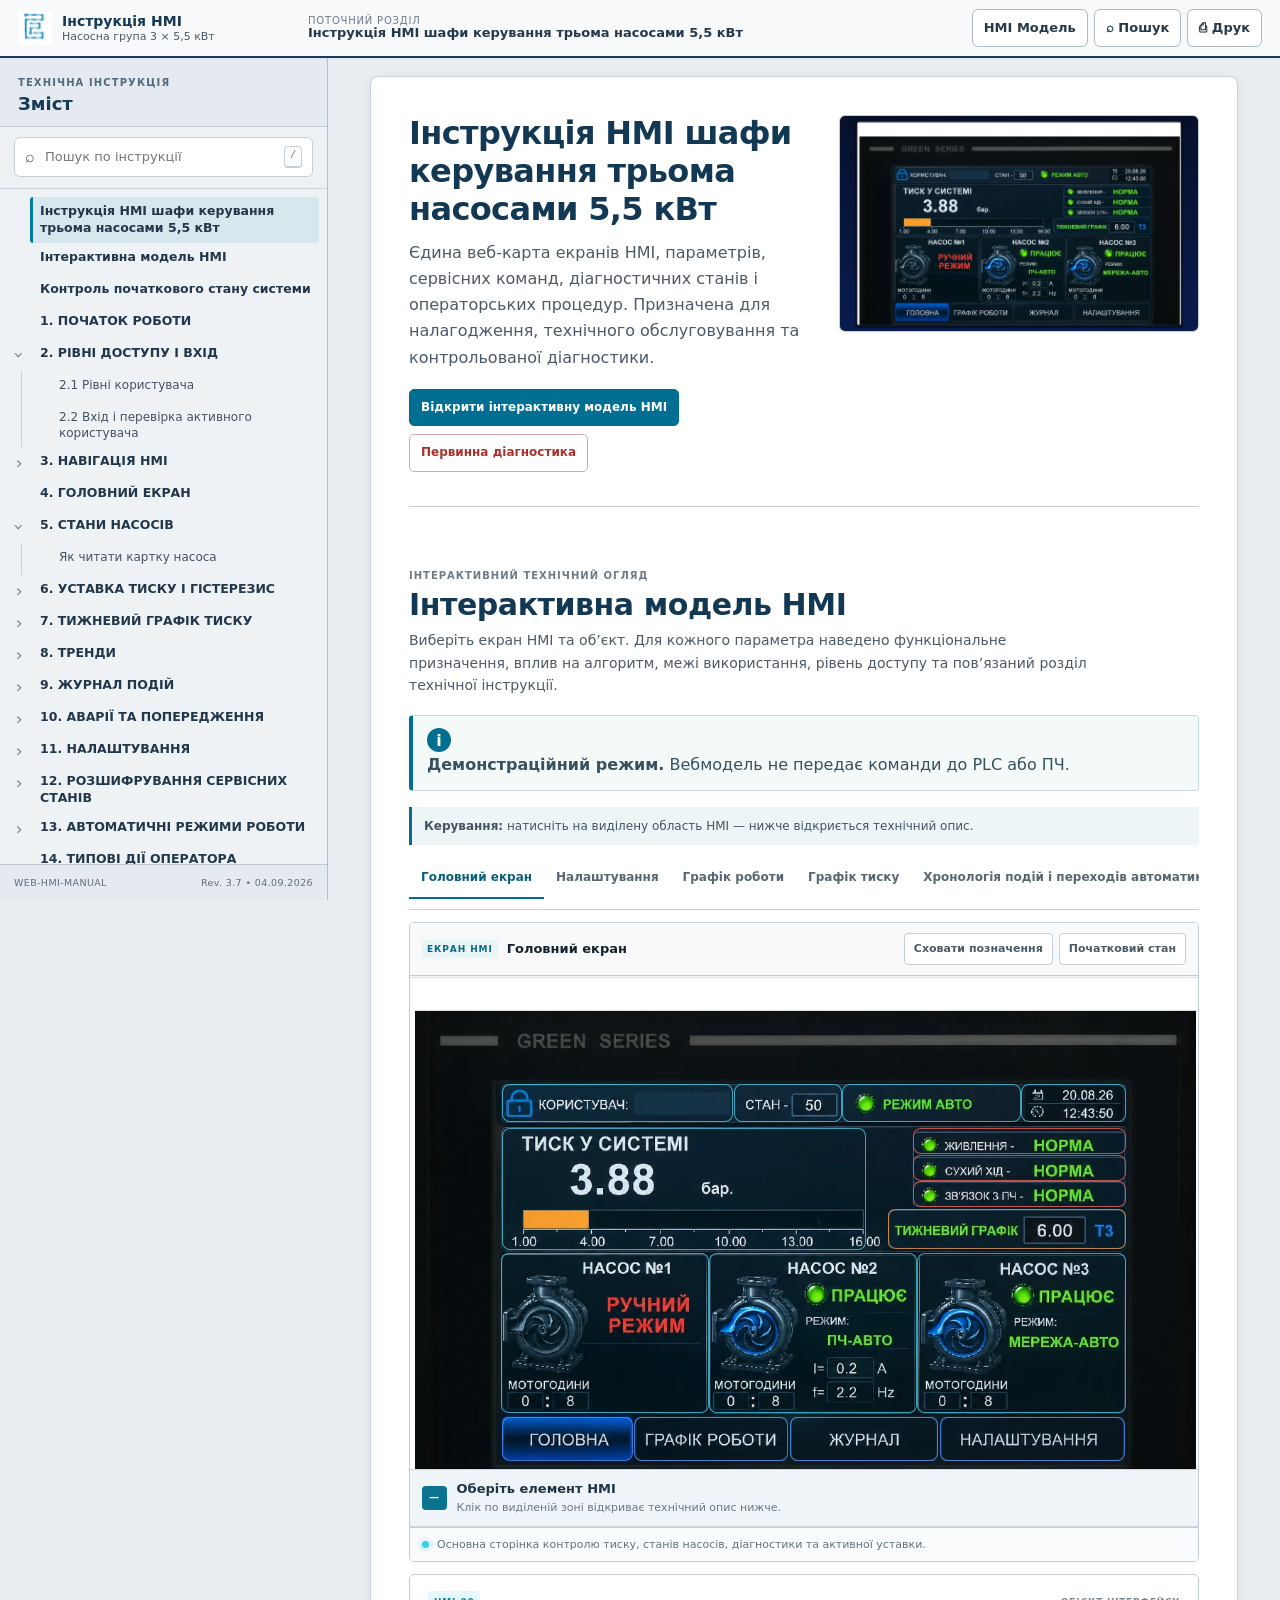
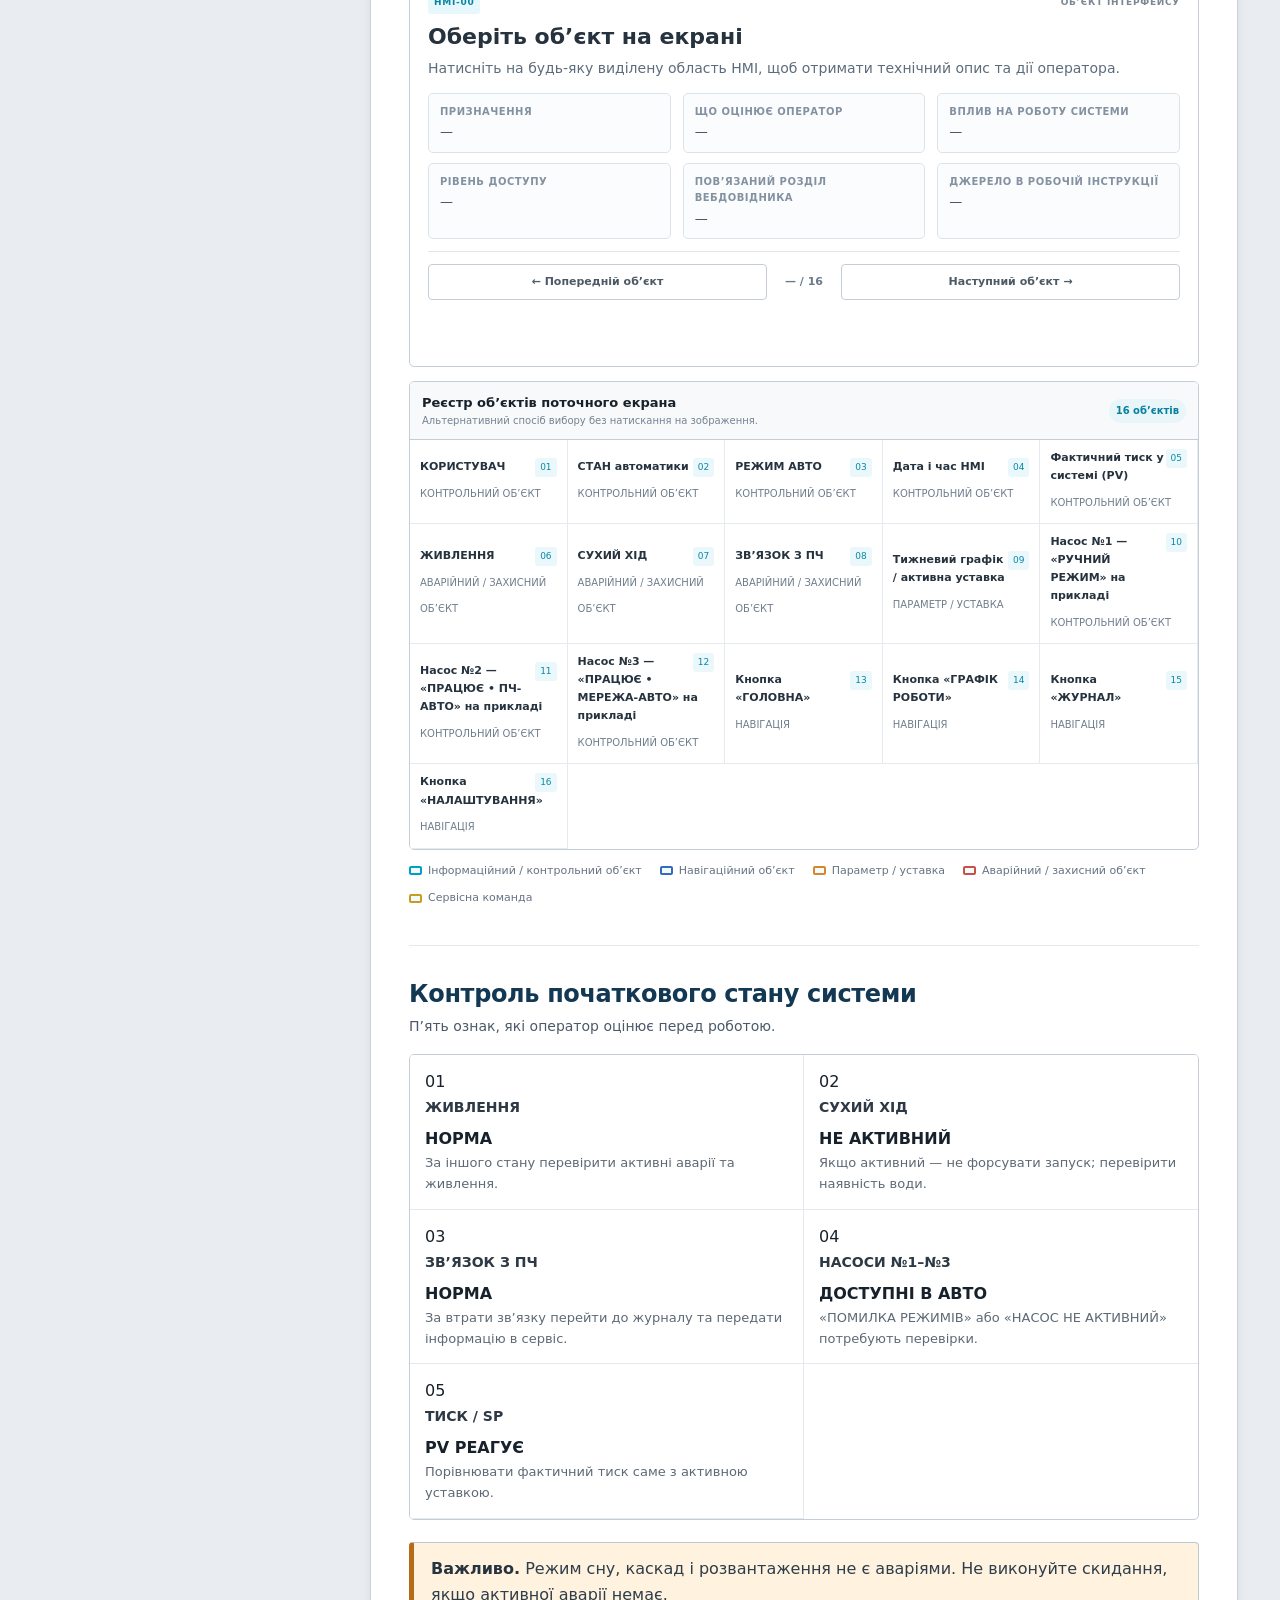
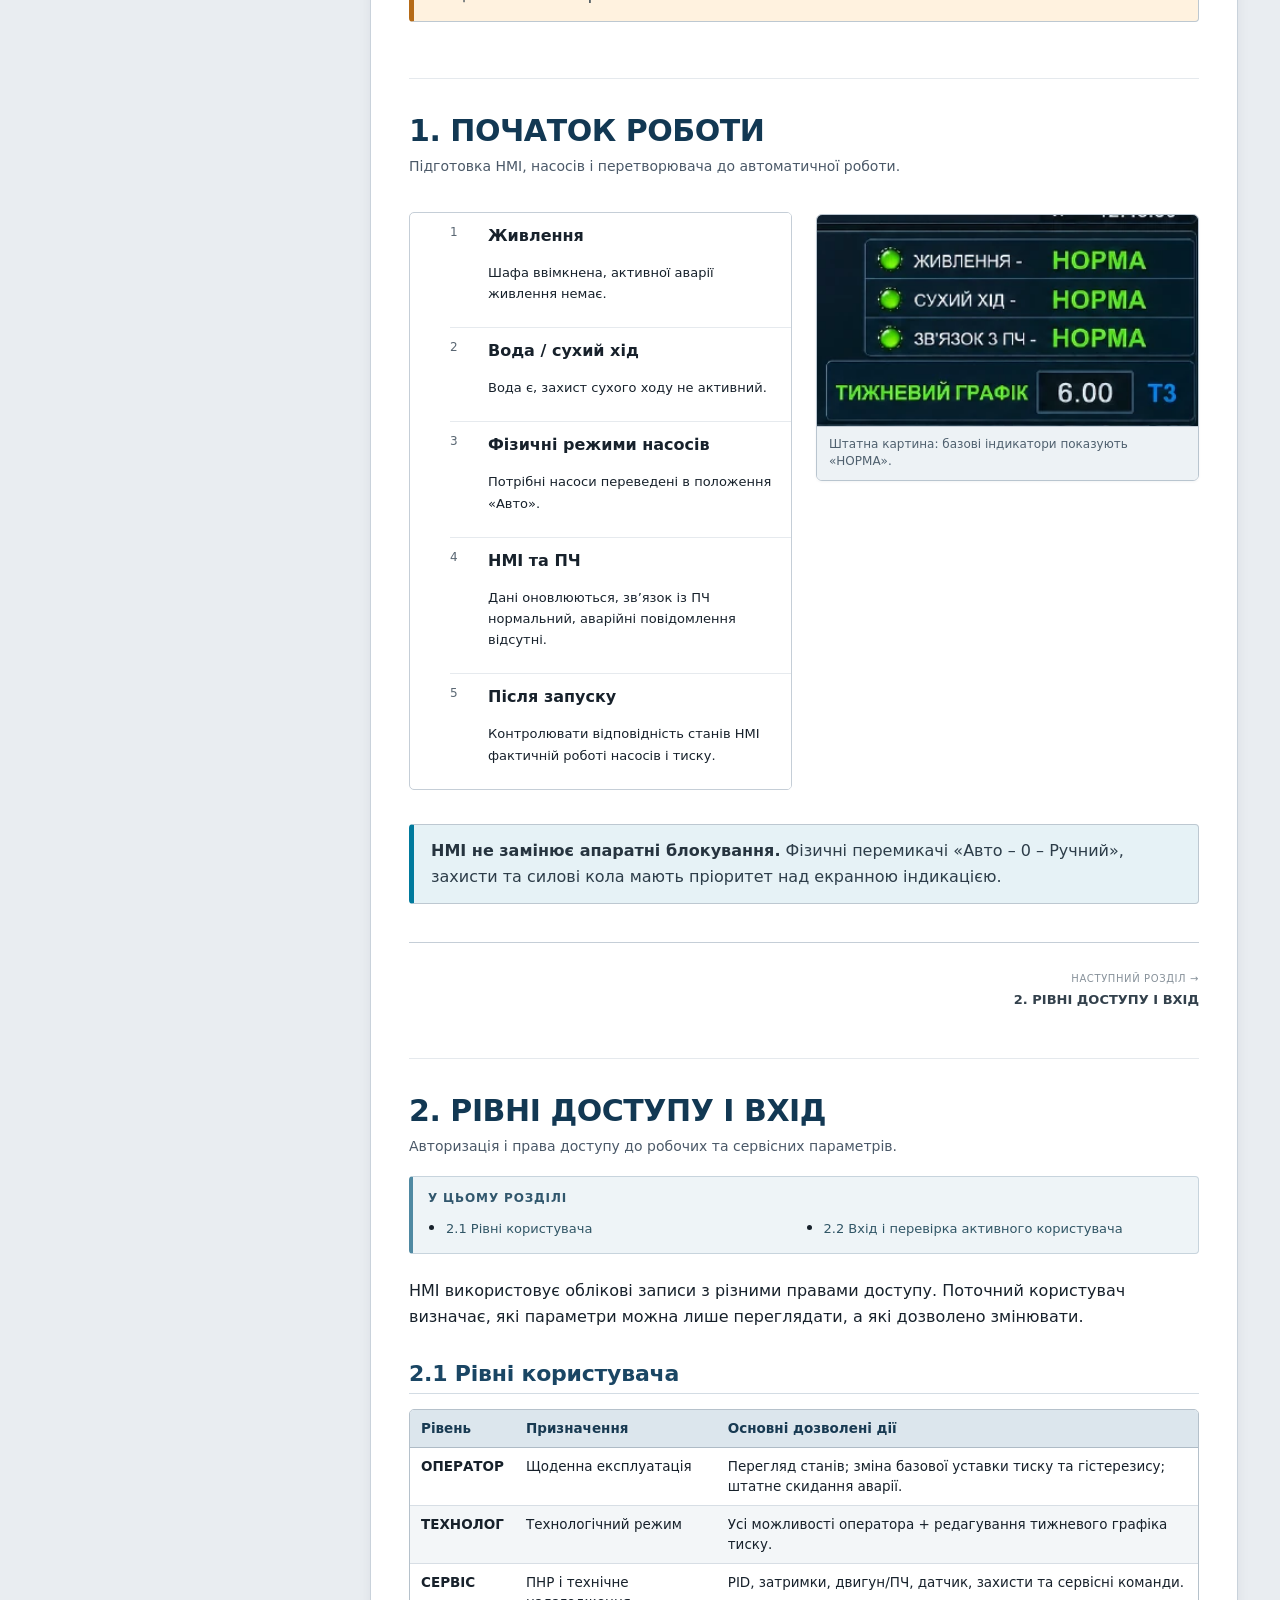
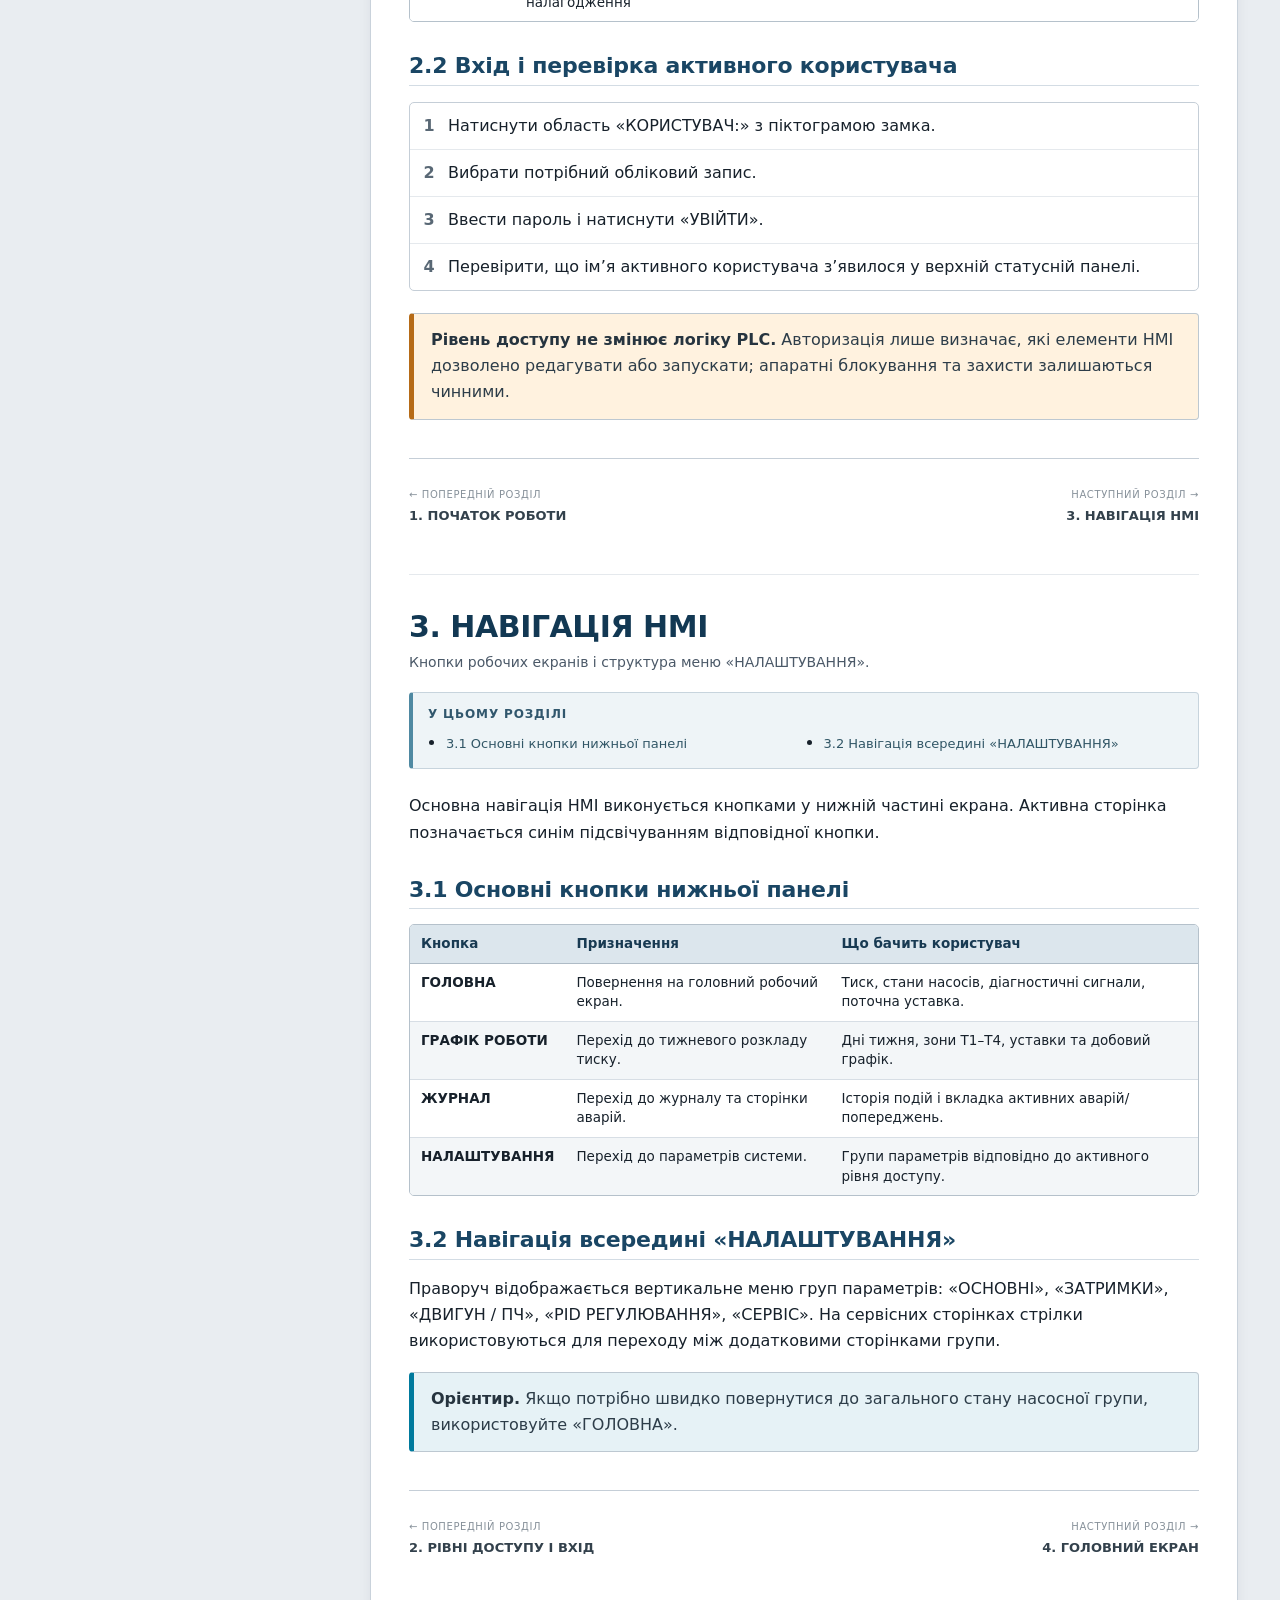
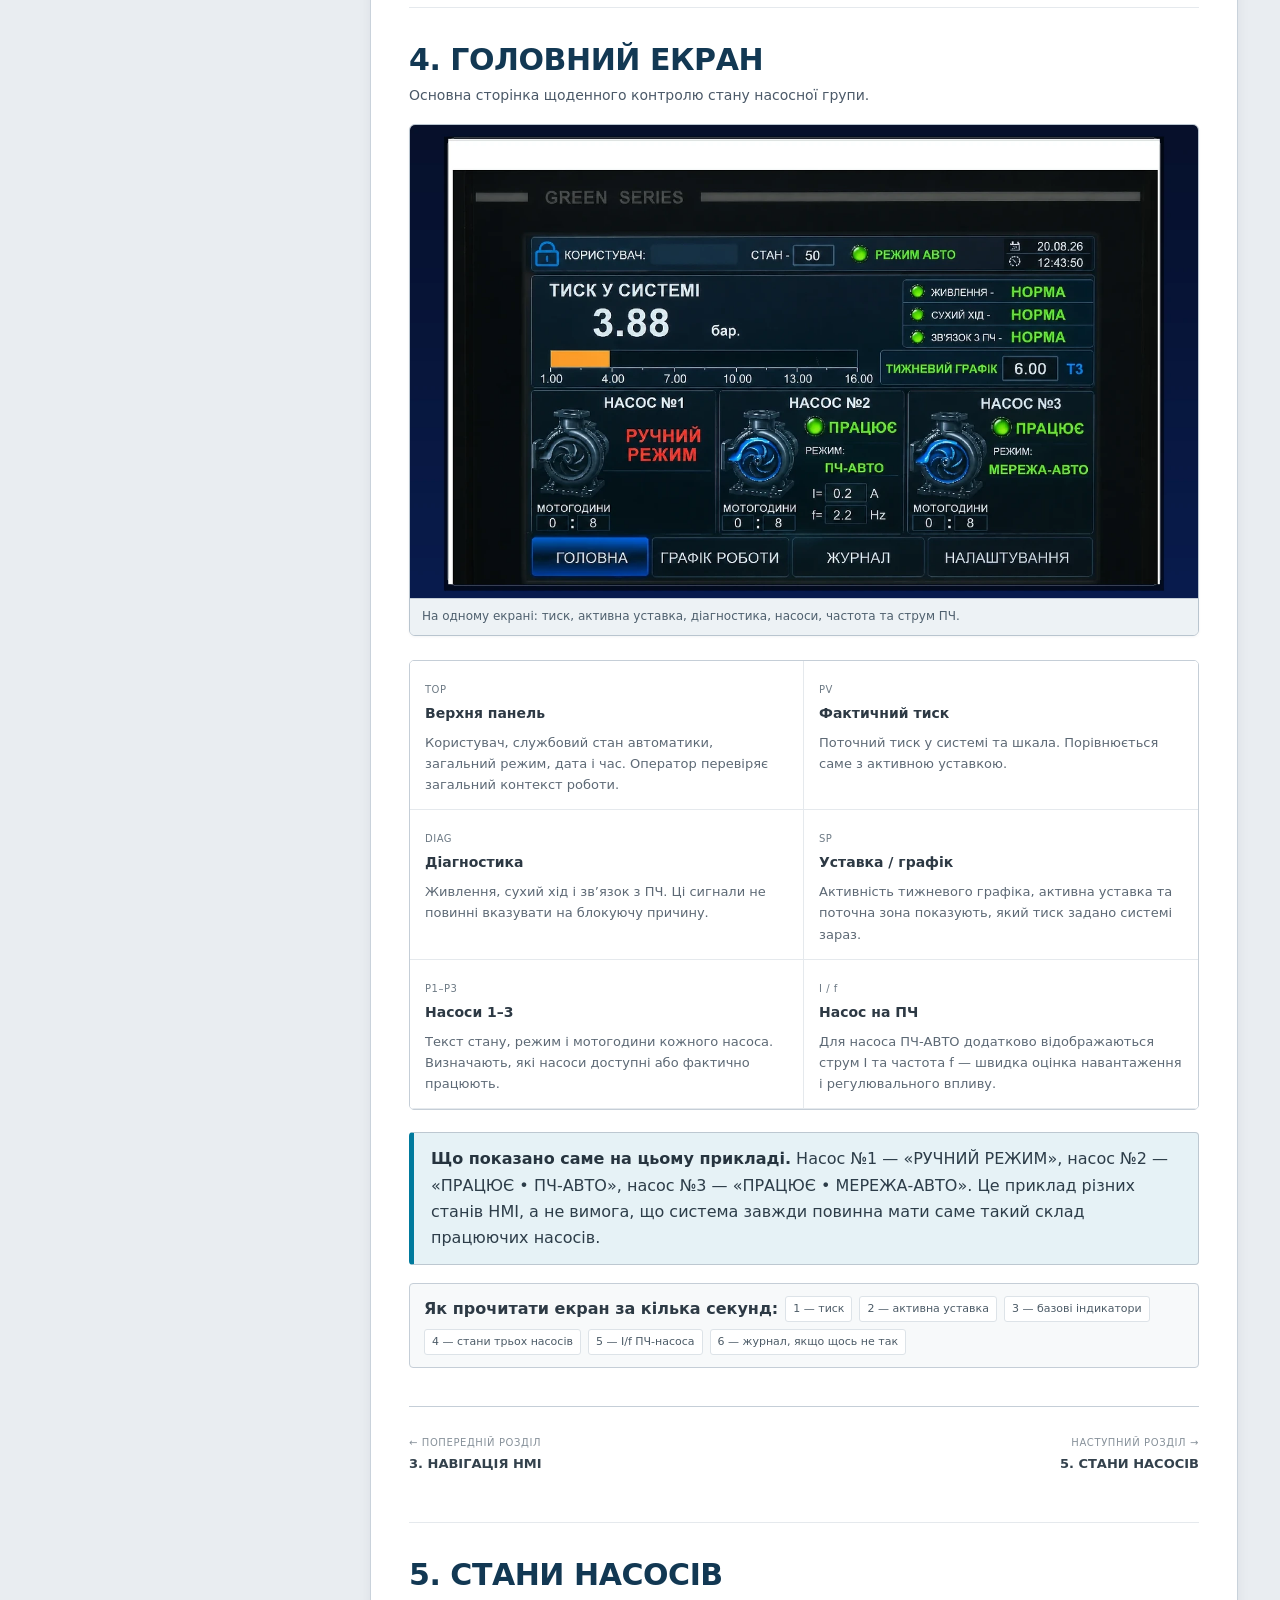
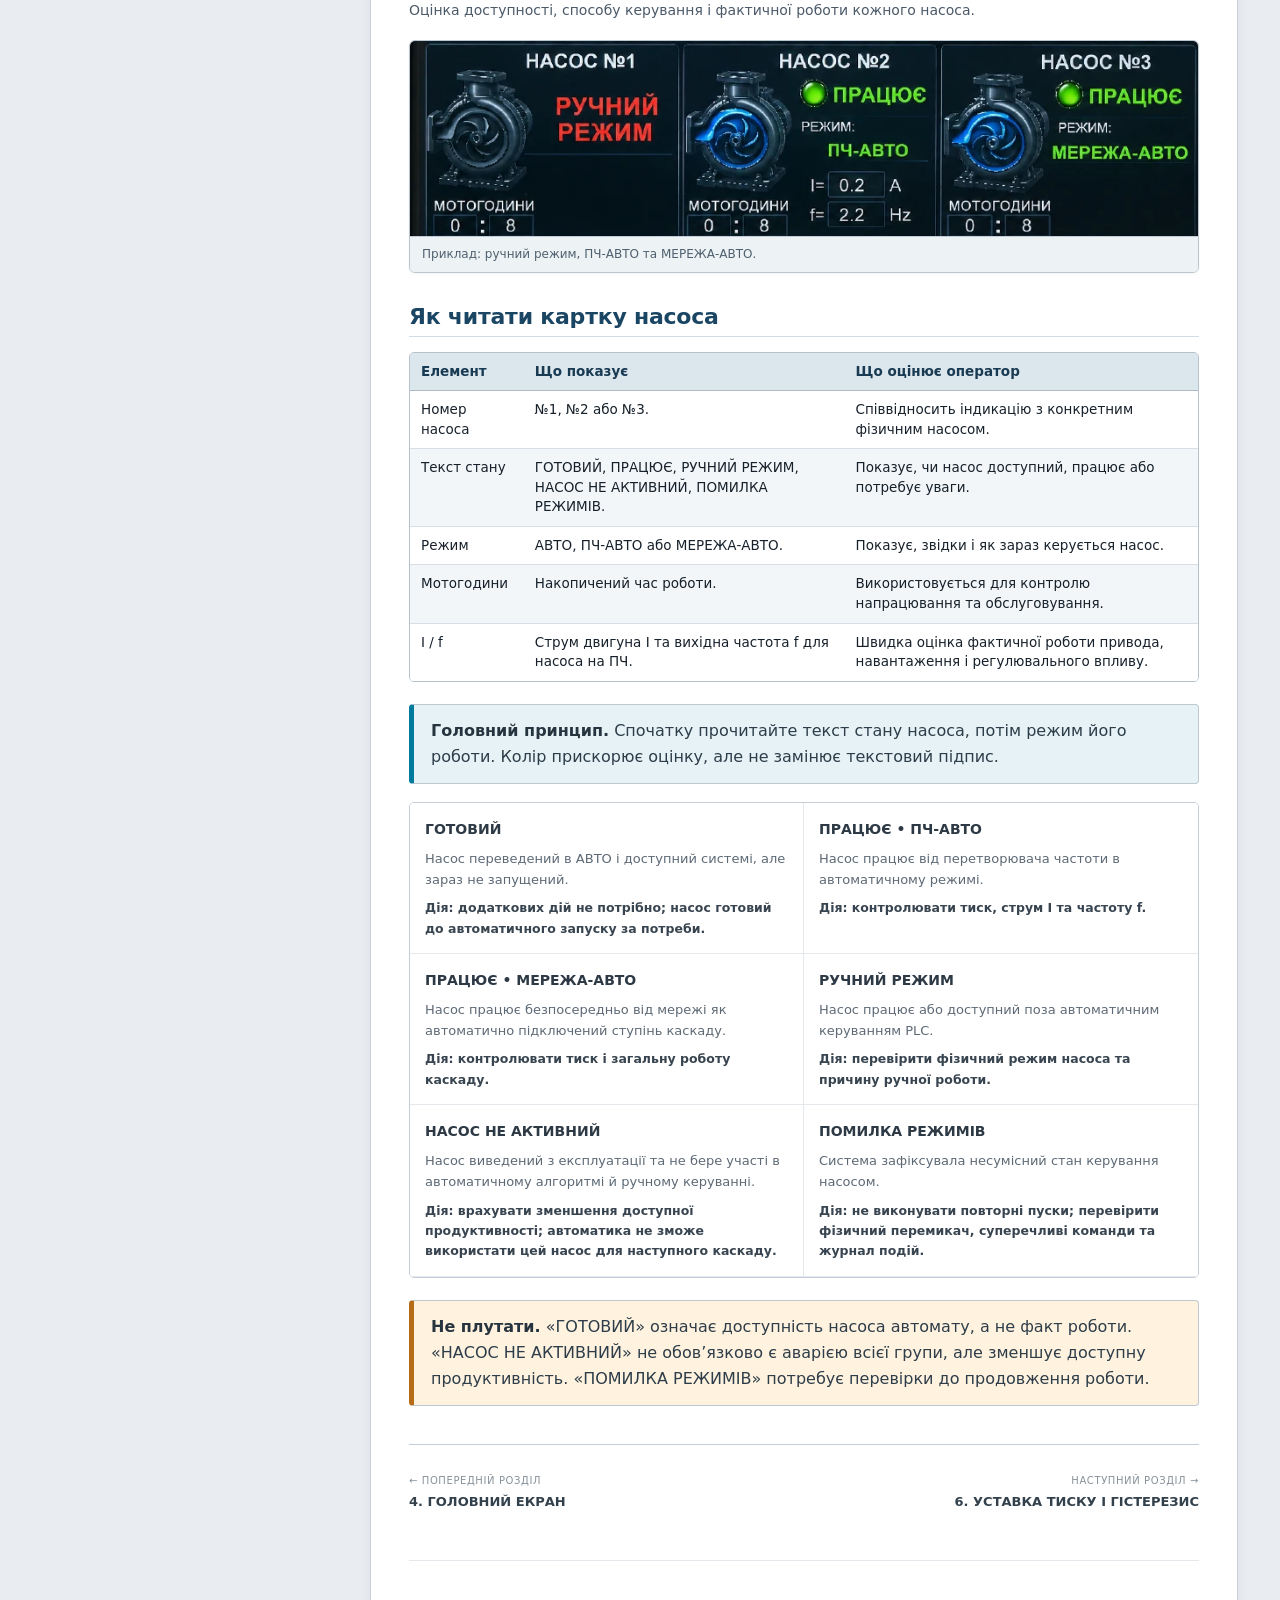
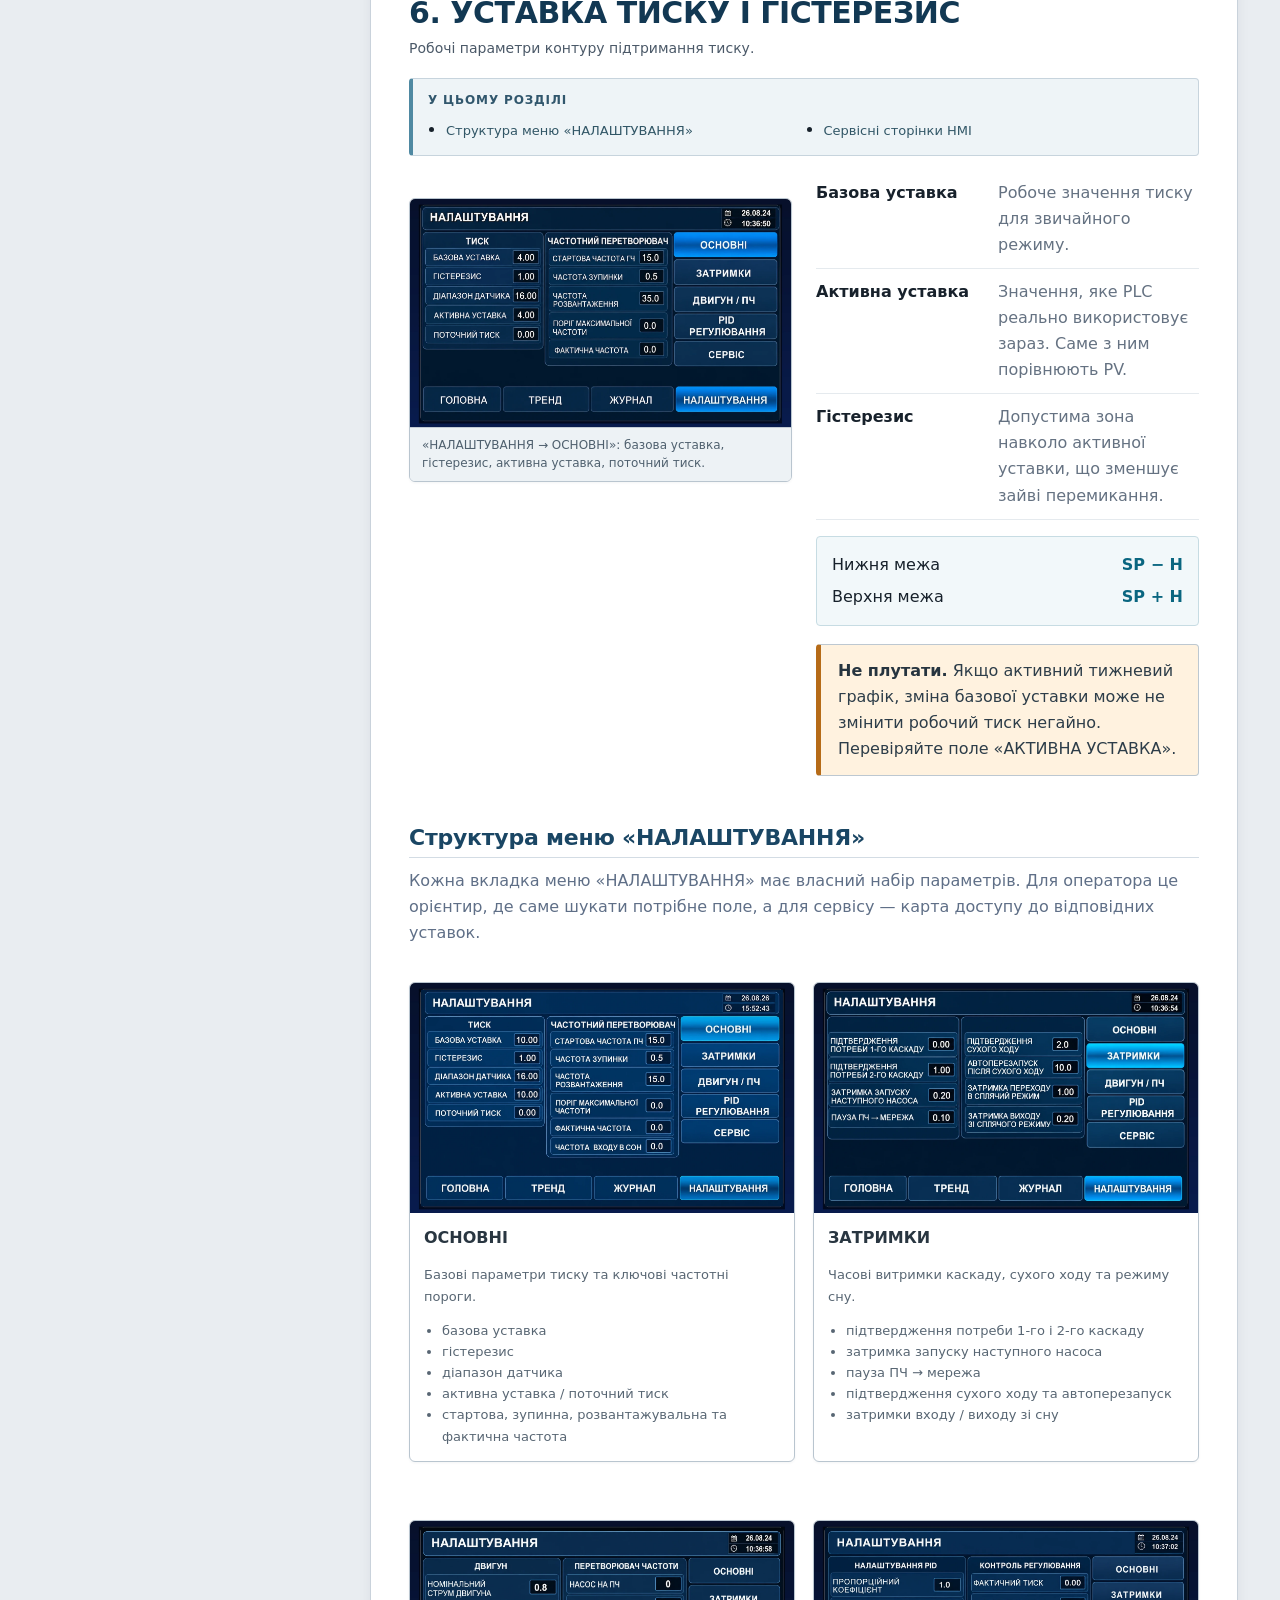
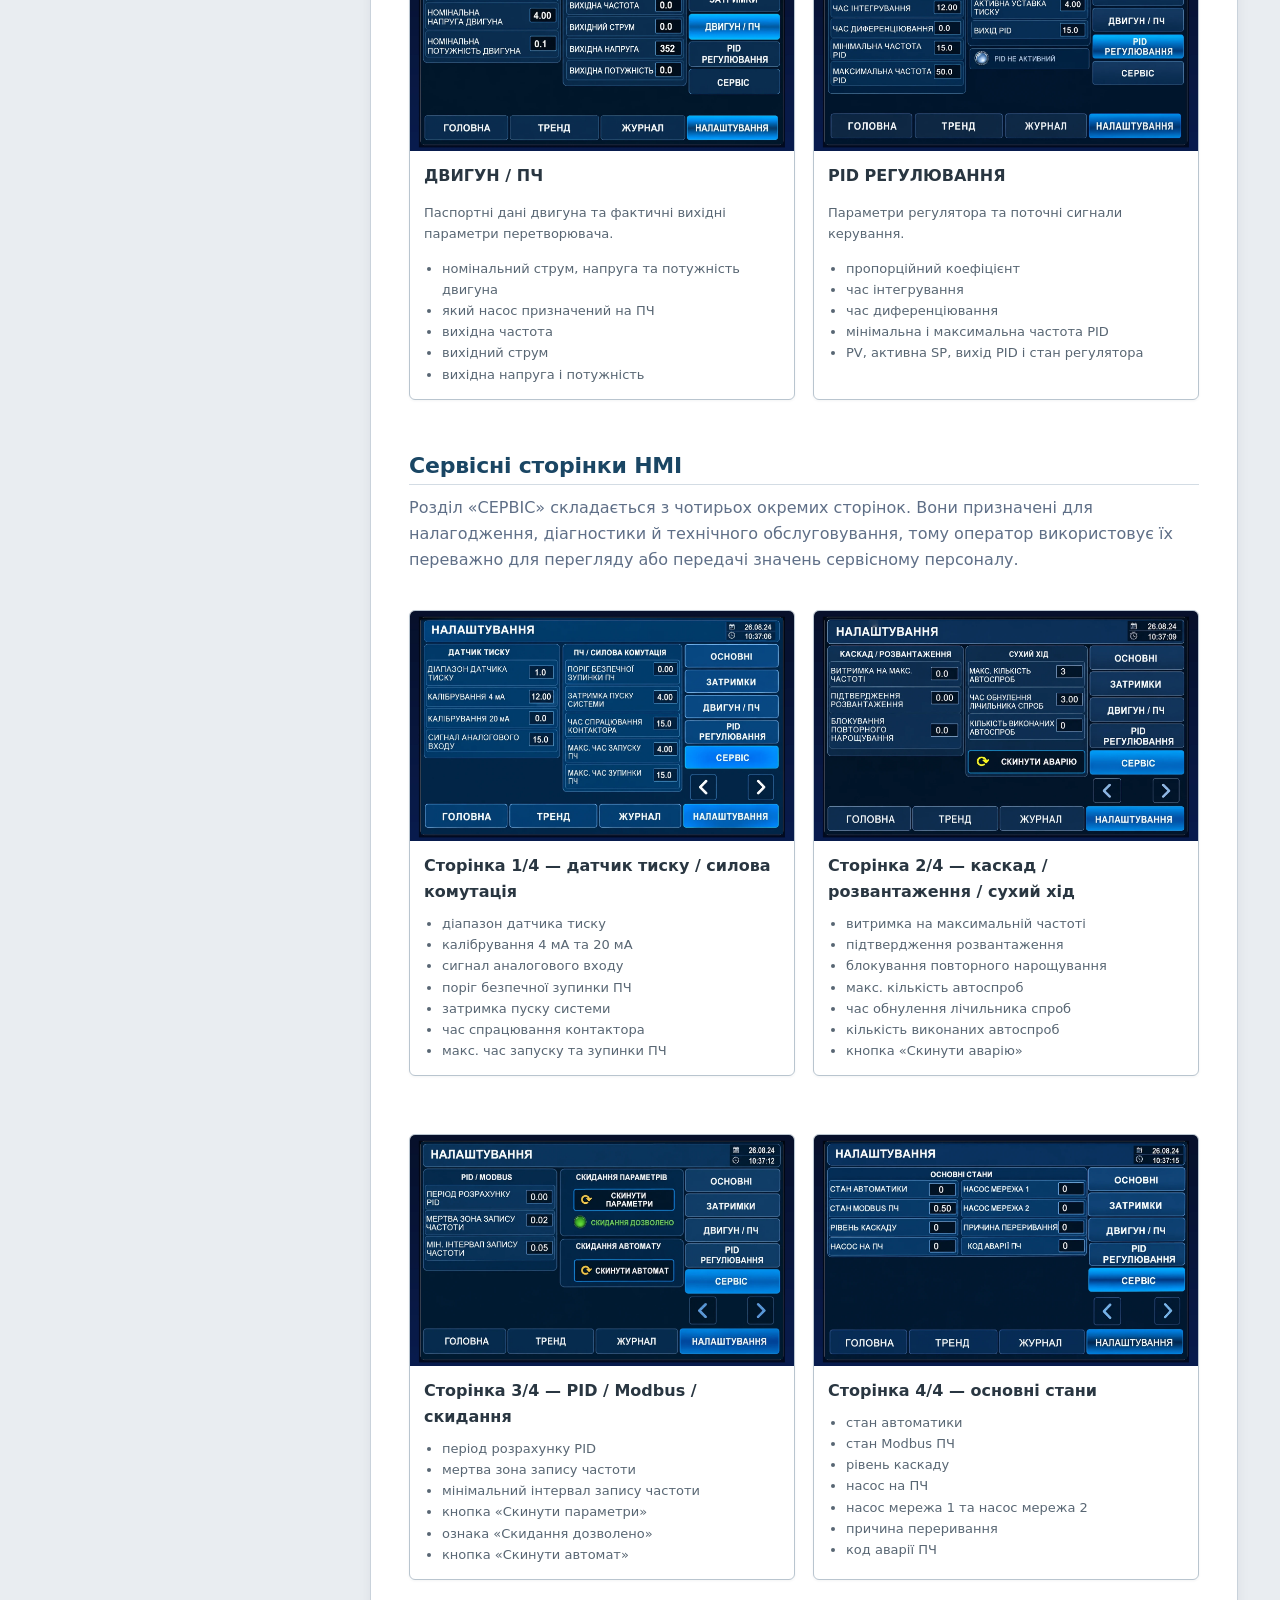
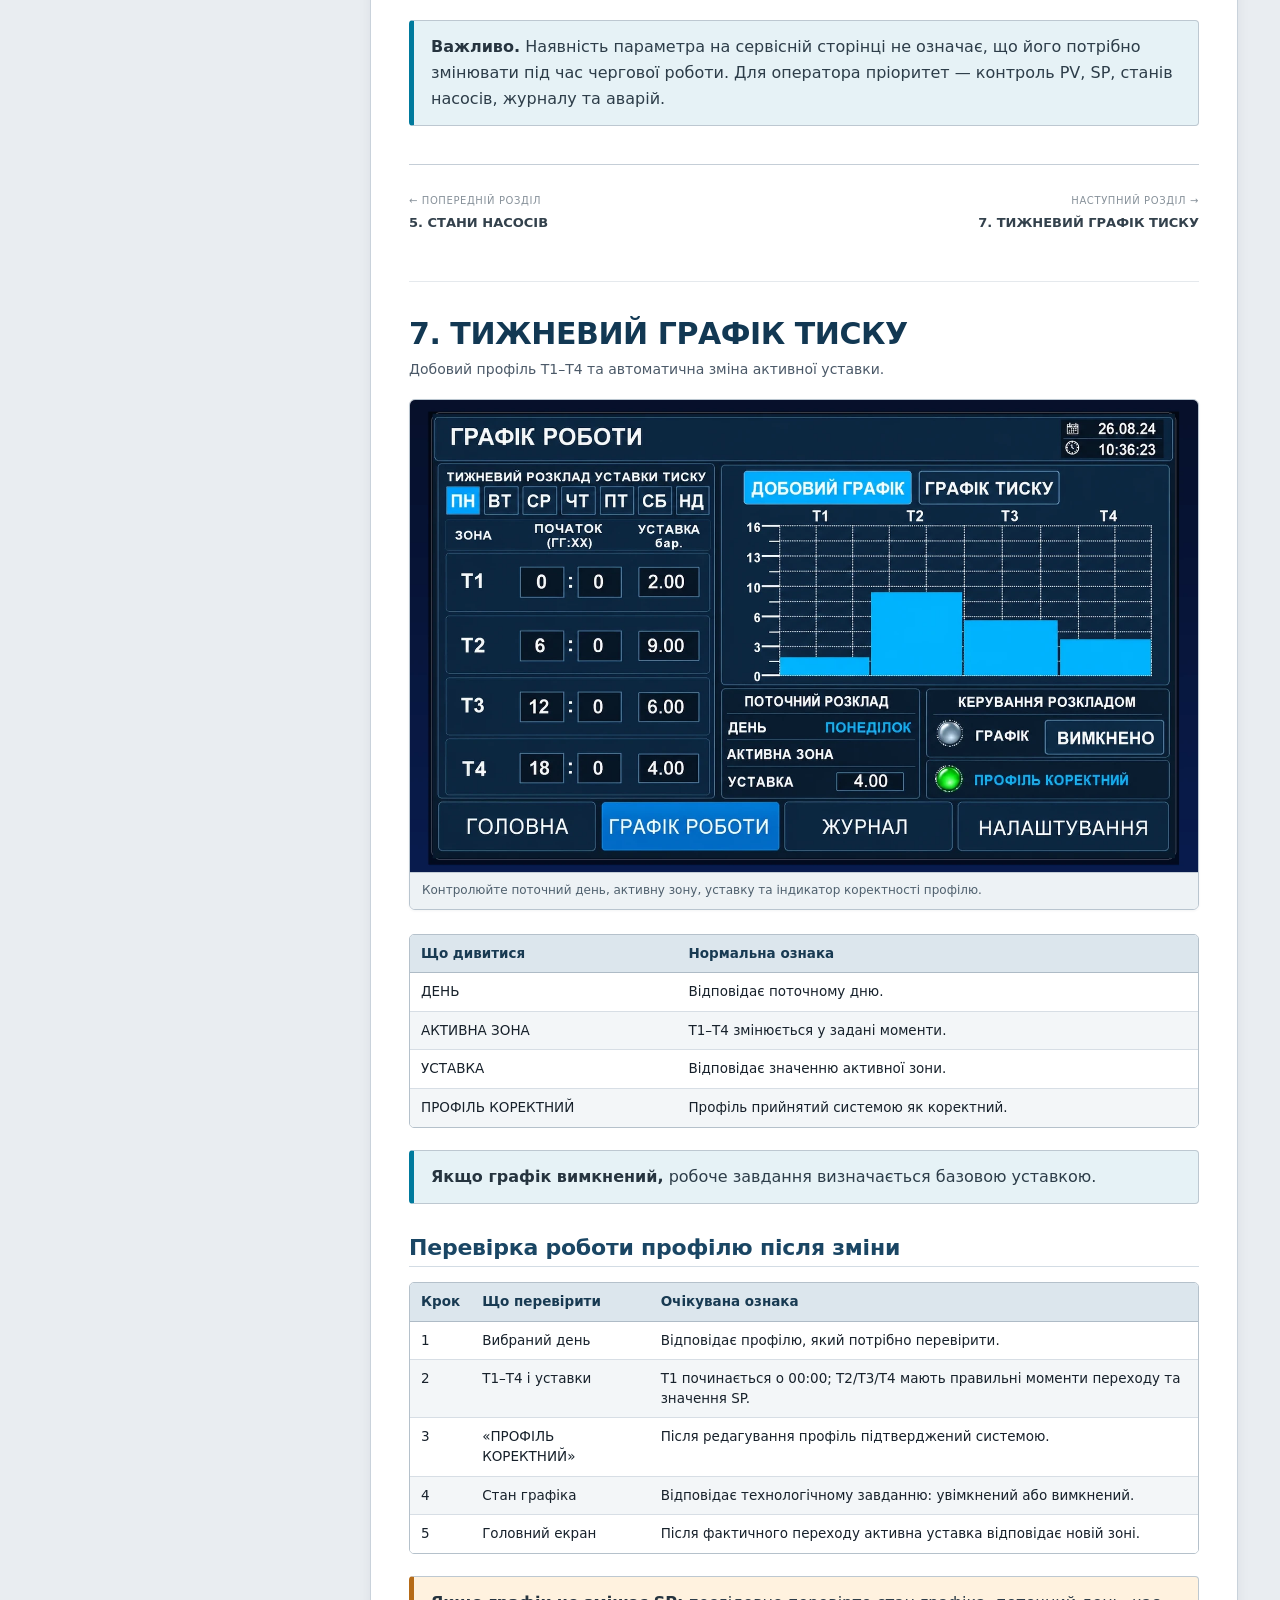
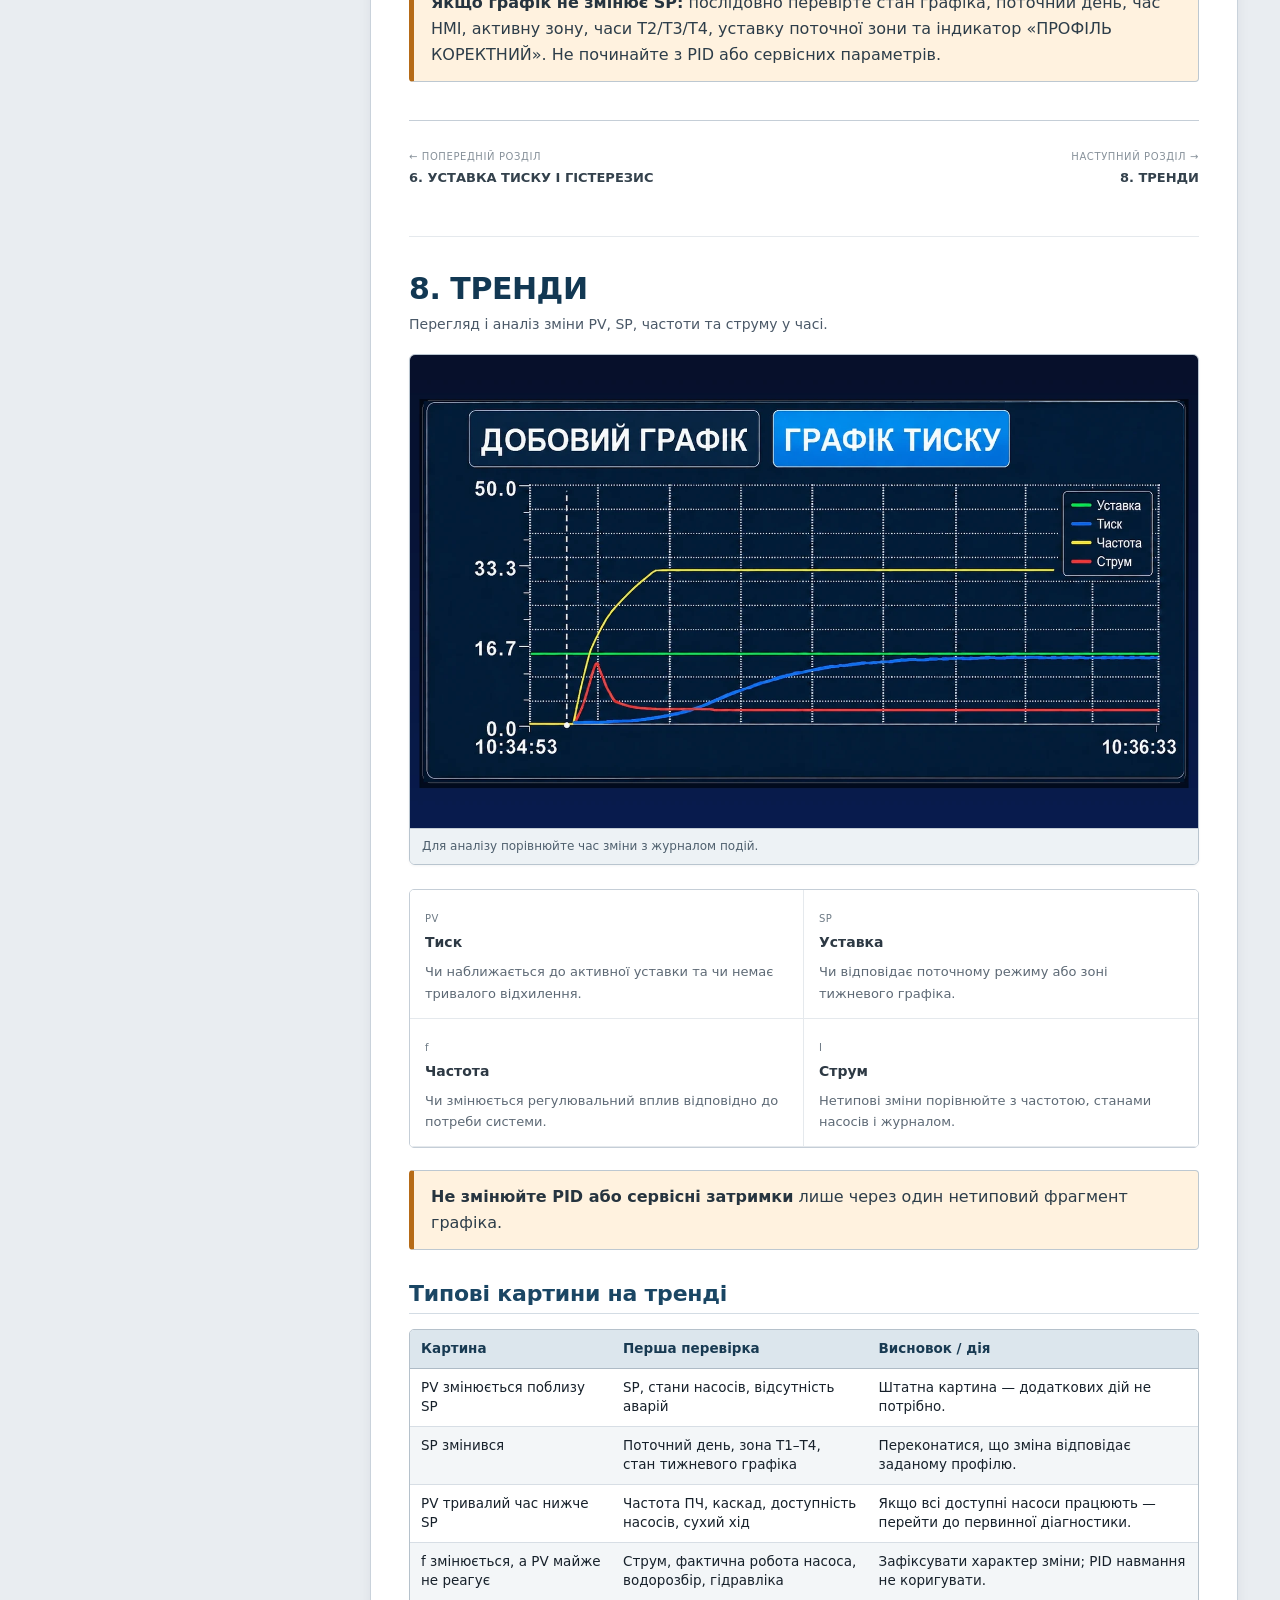
<file: index.html>
<!DOCTYPE html>

<html lang="uk">
<head>
<meta charset="utf-8"/>
<meta content="width=device-width, initial-scale=1, viewport-fit=cover" name="viewport"/>
<meta content="#f7f9fb" name="theme-color"/>
<meta content="noindex,nofollow,noarchive" name="robots"/>
<meta content="Онлайн-інструкція HMI шафи керування трьома насосами 5,5 кВт: експлуатація, налаштування, автоматичні режими, журнал, аварії та сервісна діагностика." name="description"/>
<title>Інструкція HMI шафи керування трьома насосами 5,5 кВт</title>
<link href="./manifest.webmanifest" rel="manifest"/>
<link href="./assets/icons/icon-192.png" rel="icon"/>
<link href="./assets/css/foundation-v37.css?v=3.8.1" rel="stylesheet"/>
<link href="./assets/css/manual-v37.css?v=3.8.1" rel="stylesheet"/></head>
<body><header class="doc-header" role="banner">
<button aria-expanded="false" aria-label="Відкрити зміст" class="doc-menu-button" id="menuButton" type="button">☰</button>
<a aria-label="На початок інструкції" class="doc-brand" href="#manual-overview"><img alt="Енерго Плюс" src="./assets/img/brand-mark.webp"/><span><strong>Інструкція HMI</strong><small>Насосна група 3 × 5,5 кВт</small></span></a>
<div aria-live="polite" class="doc-current"><span>Поточний розділ</span><strong id="currentSectionLabel">Огляд</strong></div>
<div class="doc-header-actions"><a aria-label="Відкрити інтерактивну модель HMI" class="doc-action hmi-launch" href="#interactive">HMI <span>Модель</span></a>
<button aria-label="Пошук по інструкції" class="doc-action" id="headerSearchButton" type="button">⌕ <span>Пошук</span></button>
<button class="doc-action" id="printButton" type="button">⎙ <span>Друк</span></button>
</div>
</header><div class="doc-layout"><aside aria-label="Зміст інструкції" class="doc-sidebar" id="sidebar">
<div class="sidebar-head"><span class="sidebar-kicker">ТЕХНІЧНА ІНСТРУКЦІЯ</span><strong>Зміст</strong></div>
<div class="sidebar-search-block">
<label class="doc-search" for="searchInput"><span aria-hidden="true">⌕</span><input autocomplete="off" id="searchInput" placeholder="Пошук по інструкції" type="search"/><kbd>/</kbd></label>
<div class="search-results" hidden="" id="searchResults"></div>
</div>
<nav aria-label="Розділи інструкції" class="toc-nav" id="tocNav"><ul class="toc-tree"><li class="toc-node level-1" data-id="manual-overview"><div class="toc-row"><span class="toc-toggle-spacer"></span><a class="toc-link" data-heading-id="manual-overview" href="#manual-overview">Інструкція HMI шафи керування трьома насосами 5,5 кВт</a></div></li><li class="toc-node level-1" data-id="interactive-hmi"><div class="toc-row"><span class="toc-toggle-spacer"></span><a class="toc-link" data-heading-id="interactive-hmi" href="#interactive-hmi">Інтерактивна модель HMI</a></div></li><li class="toc-node level-1" data-id="preflight-check"><div class="toc-row"><span class="toc-toggle-spacer"></span><a class="toc-link" data-heading-id="preflight-check" href="#preflight-check">Контроль початкового стану системи</a></div></li><li class="toc-node level-1" data-id="1-початок-роботи"><div class="toc-row"><span class="toc-toggle-spacer"></span><a class="toc-link" data-heading-id="1-початок-роботи" href="#1-початок-роботи">1. ПОЧАТОК РОБОТИ</a></div></li><li class="toc-node level-1 has-children" data-id="2-рівні-доступу-і-вхід"><div class="toc-row"><button aria-expanded="false" aria-label="Розгорнути 2. РІВНІ ДОСТУПУ І ВХІД" class="toc-toggle" type="button"><span aria-hidden="true">›</span></button><a class="toc-link" data-heading-id="2-рівні-доступу-і-вхід" href="#2-рівні-доступу-і-вхід">2. РІВНІ ДОСТУПУ І ВХІД</a></div><ul class="toc-children"><li class="toc-node level-2" data-id="21-рівні-користувача"><div class="toc-row"><span class="toc-toggle-spacer"></span><a class="toc-link" data-heading-id="21-рівні-користувача" href="#21-рівні-користувача">2.1 Рівні користувача</a></div></li><li class="toc-node level-2" data-id="22-вхід-і-перевірка-активного-користувача"><div class="toc-row"><span class="toc-toggle-spacer"></span><a class="toc-link" data-heading-id="22-вхід-і-перевірка-активного-користувача" href="#22-вхід-і-перевірка-активного-користувача">2.2 Вхід і перевірка активного користувача</a></div></li></ul></li><li class="toc-node level-1 has-children" data-id="3-навігація-hmi"><div class="toc-row"><button aria-expanded="false" aria-label="Розгорнути 3. НАВІГАЦІЯ HMI" class="toc-toggle" type="button"><span aria-hidden="true">›</span></button><a class="toc-link" data-heading-id="3-навігація-hmi" href="#3-навігація-hmi">3. НАВІГАЦІЯ HMI</a></div><ul class="toc-children"><li class="toc-node level-2" data-id="31-основні-кнопки-нижньої-панелі"><div class="toc-row"><span class="toc-toggle-spacer"></span><a class="toc-link" data-heading-id="31-основні-кнопки-нижньої-панелі" href="#31-основні-кнопки-нижньої-панелі">3.1 Основні кнопки нижньої панелі</a></div></li><li class="toc-node level-2" data-id="32-навігація-всередині-налаштування"><div class="toc-row"><span class="toc-toggle-spacer"></span><a class="toc-link" data-heading-id="32-навігація-всередині-налаштування" href="#32-навігація-всередині-налаштування">3.2 Навігація всередині «НАЛАШТУВАННЯ»</a></div></li></ul></li><li class="toc-node level-1" data-id="4-головний-екран"><div class="toc-row"><span class="toc-toggle-spacer"></span><a class="toc-link" data-heading-id="4-головний-екран" href="#4-головний-екран">4. ГОЛОВНИЙ ЕКРАН</a></div></li><li class="toc-node level-1 has-children" data-id="5-стани-насосів"><div class="toc-row"><button aria-expanded="false" aria-label="Розгорнути 5. СТАНИ НАСОСІВ" class="toc-toggle" type="button"><span aria-hidden="true">›</span></button><a class="toc-link" data-heading-id="5-стани-насосів" href="#5-стани-насосів">5. СТАНИ НАСОСІВ</a></div><ul class="toc-children"><li class="toc-node level-2" data-id="як-читати-картку-насоса"><div class="toc-row"><span class="toc-toggle-spacer"></span><a class="toc-link" data-heading-id="як-читати-картку-насоса" href="#як-читати-картку-насоса">Як читати картку насоса</a></div></li></ul></li><li class="toc-node level-1 has-children" data-id="6-уставка-тиску-і-гістерезис"><div class="toc-row"><button aria-expanded="false" aria-label="Розгорнути 6. УСТАВКА ТИСКУ І ГІСТЕРЕЗИС" class="toc-toggle" type="button"><span aria-hidden="true">›</span></button><a class="toc-link" data-heading-id="6-уставка-тиску-і-гістерезис" href="#6-уставка-тиску-і-гістерезис">6. УСТАВКА ТИСКУ І ГІСТЕРЕЗИС</a></div><ul class="toc-children"><li class="toc-node level-2" data-id="структура-меню-налаштування"><div class="toc-row"><span class="toc-toggle-spacer"></span><a class="toc-link" data-heading-id="структура-меню-налаштування" href="#структура-меню-налаштування">Структура меню «НАЛАШТУВАННЯ»</a></div></li><li class="toc-node level-2" data-id="сервісні-сторінки-hmi"><div class="toc-row"><span class="toc-toggle-spacer"></span><a class="toc-link" data-heading-id="сервісні-сторінки-hmi" href="#сервісні-сторінки-hmi">Сервісні сторінки HMI</a></div></li></ul></li><li class="toc-node level-1 has-children" data-id="7-тижневий-графік-тиску"><div class="toc-row"><button aria-expanded="false" aria-label="Розгорнути 7. ТИЖНЕВИЙ ГРАФІК ТИСКУ" class="toc-toggle" type="button"><span aria-hidden="true">›</span></button><a class="toc-link" data-heading-id="7-тижневий-графік-тиску" href="#7-тижневий-графік-тиску">7. ТИЖНЕВИЙ ГРАФІК ТИСКУ</a></div><ul class="toc-children"><li class="toc-node level-2" data-id="перевірка-роботи-профілю-після-зміни"><div class="toc-row"><span class="toc-toggle-spacer"></span><a class="toc-link" data-heading-id="перевірка-роботи-профілю-після-зміни" href="#перевірка-роботи-профілю-після-зміни">Перевірка роботи профілю після зміни</a></div></li></ul></li><li class="toc-node level-1 has-children" data-id="8-тренди"><div class="toc-row"><button aria-expanded="false" aria-label="Розгорнути 8. ТРЕНДИ" class="toc-toggle" type="button"><span aria-hidden="true">›</span></button><a class="toc-link" data-heading-id="8-тренди" href="#8-тренди">8. ТРЕНДИ</a></div><ul class="toc-children"><li class="toc-node level-2" data-id="типові-картини-на-тренді"><div class="toc-row"><span class="toc-toggle-spacer"></span><a class="toc-link" data-heading-id="типові-картини-на-тренді" href="#типові-картини-на-тренді">Типові картини на тренді</a></div></li></ul></li><li class="toc-node level-1 has-children" data-id="9-журнал-подій"><div class="toc-row"><button aria-expanded="false" aria-label="Розгорнути 9. ЖУРНАЛ ПОДІЙ" class="toc-toggle" type="button"><span aria-hidden="true">›</span></button><a class="toc-link" data-heading-id="9-журнал-подій" href="#9-журнал-подій">9. ЖУРНАЛ ПОДІЙ</a></div><ul class="toc-children"><li class="toc-node level-2" data-id="які-записи-шукати-в-журналі"><div class="toc-row"><span class="toc-toggle-spacer"></span><a class="toc-link" data-heading-id="які-записи-шукати-в-журналі" href="#які-записи-шукати-в-журналі">Які записи шукати в журналі</a></div></li></ul></li><li class="toc-node level-1 has-children" data-id="10-аварії-та-попередження"><div class="toc-row"><button aria-expanded="false" aria-label="Розгорнути 10. АВАРІЇ ТА ПОПЕРЕДЖЕННЯ" class="toc-toggle" type="button"><span aria-hidden="true">›</span></button><a class="toc-link" data-heading-id="10-аварії-та-попередження" href="#10-аварії-та-попередження">10. АВАРІЇ ТА ПОПЕРЕДЖЕННЯ</a></div><ul class="toc-children"><li class="toc-node level-2" data-id="активна-аварія-і-попередження-не-одне-й-те-саме"><div class="toc-row"><span class="toc-toggle-spacer"></span><a class="toc-link" data-heading-id="активна-аварія-і-попередження-не-одне-й-те-саме" href="#активна-аварія-і-попередження-не-одне-й-те-саме">Активна аварія і попередження — не одне й те саме</a></div></li></ul></li><li class="toc-node level-1 has-children" data-id="11-налаштування"><div class="toc-row"><button aria-expanded="false" aria-label="Розгорнути 11. НАЛАШТУВАННЯ" class="toc-toggle" type="button"><span aria-hidden="true">›</span></button><a class="toc-link" data-heading-id="11-налаштування" href="#11-налаштування">11. НАЛАШТУВАННЯ</a></div><ul class="toc-children"><li class="toc-node level-2" data-id="критичні-сервісні-параметри-що-змінюється-разом-із-ними"><div class="toc-row"><span class="toc-toggle-spacer"></span><a class="toc-link" data-heading-id="критичні-сервісні-параметри-що-змінюється-разом-із-ними" href="#критичні-сервісні-параметри-що-змінюється-разом-із-ними">Критичні сервісні параметри: що змінюється разом із ними</a></div></li></ul></li><li class="toc-node level-1 has-children" data-id="12-розшифрування-сервісних-станів"><div class="toc-row"><button aria-expanded="false" aria-label="Розгорнути 12. РОЗШИФРУВАННЯ СЕРВІСНИХ СТАНІВ" class="toc-toggle" type="button"><span aria-hidden="true">›</span></button><a class="toc-link" data-heading-id="12-розшифрування-сервісних-станів" href="#12-розшифрування-сервісних-станів">12. РОЗШИФРУВАННЯ СЕРВІСНИХ СТАНІВ</a></div><ul class="toc-children"><li class="toc-node level-2" data-id="service-codes"><div class="toc-row"><span class="toc-toggle-spacer"></span><a class="toc-link" data-heading-id="service-codes" href="#service-codes">12.1 Основні діагностичні коди</a></div></li></ul></li><li class="toc-node level-1 has-children" data-id="13-автоматичні-режими-роботи"><div class="toc-row"><button aria-expanded="false" aria-label="Розгорнути 13. АВТОМАТИЧНІ РЕЖИМИ РОБОТИ" class="toc-toggle" type="button"><span aria-hidden="true">›</span></button><a class="toc-link" data-heading-id="13-автоматичні-режими-роботи" href="#13-автоматичні-режими-роботи">13. АВТОМАТИЧНІ РЕЖИМИ РОБОТИ</a></div><ul class="toc-children"><li class="toc-node level-2" data-id="що-саме-відбувається-в-автоматичних-переходах"><div class="toc-row"><span class="toc-toggle-spacer"></span><a class="toc-link" data-heading-id="що-саме-відбувається-в-автоматичних-переходах" href="#що-саме-відбувається-в-автоматичних-переходах">Що саме відбувається в автоматичних переходах</a></div></li><li class="toc-node level-2" data-id="138-сухий-хід-та-автоматичні-спроби-відновлення"><div class="toc-row"><span class="toc-toggle-spacer"></span><a class="toc-link" data-heading-id="138-сухий-хід-та-автоматичні-спроби-відновлення" href="#138-сухий-хід-та-автоматичні-спроби-відновлення">13.8. СУХИЙ ХІД ТА АВТОМАТИЧНІ СПРОБИ ВІДНОВЛЕННЯ</a></div></li><li class="toc-node level-2" data-id="режим-сну-та-сухий-хід-принципова-різниця"><div class="toc-row"><span class="toc-toggle-spacer"></span><a class="toc-link" data-heading-id="режим-сну-та-сухий-хід-принципова-різниця" href="#режим-сну-та-сухий-хід-принципова-різниця">Режим сну та сухий хід: принципова різниця</a></div></li></ul></li><li class="toc-node level-1" data-id="14-типові-дії-оператора"><div class="toc-row"><span class="toc-toggle-spacer"></span><a class="toc-link" data-heading-id="14-типові-дії-оператора" href="#14-типові-дії-оператора">14. ТИПОВІ ДІЇ ОПЕРАТОРА</a></div></li><li class="toc-node level-1 has-children" data-id="15-діагностика-типових-несправностей"><div class="toc-row"><button aria-expanded="false" aria-label="Розгорнути 15. ДІАГНОСТИКА ТИПОВИХ НЕСПРАВНОСТЕЙ" class="toc-toggle" type="button"><span aria-hidden="true">›</span></button><a class="toc-link" data-heading-id="15-діагностика-типових-несправностей" href="#15-діагностика-типових-несправностей">15. ДІАГНОСТИКА ТИПОВИХ НЕСПРАВНОСТЕЙ</a></div><ul class="toc-children"><li class="toc-node level-2" data-id="1520-коли-оператор-повинен-припинити-спроби-відновлення"><div class="toc-row"><span class="toc-toggle-spacer"></span><a class="toc-link" data-heading-id="1520-коли-оператор-повинен-припинити-спроби-відновлення" href="#1520-коли-оператор-повинен-припинити-спроби-відновлення">15.20. КОЛИ ОПЕРАТОР ПОВИНЕН ПРИПИНИТИ СПРОБИ ВІДНОВЛЕННЯ</a></div></li></ul></li></ul></nav>
<div class="sidebar-meta"><span>WEB-HMI-MANUAL</span><span>Rev. 3.7 • 04.09.2026</span></div>
</aside><div class="drawer-overlay" hidden="" id="drawerOverlay"></div><main class="doc-main" id="main-content"><div class="manual-content"><section class="manual-intro searchable" data-title="Швидка довідка оператора" id="quick">
<div class="hero-copy">
<span class="pill operator">ОПЕРАТОР</span>
<h1 data-toc="true" data-toc-level="1" id="manual-overview">Інструкція HMI шафи керування трьома насосами 5,5 кВт</h1>
<p>Єдина веб-карта екранів HMI, параметрів, сервісних команд, діагностичних станів і операторських процедур. Призначена для налагодження, технічного обслуговування та контрольованої діагностики.</p>
<div class="manual-quick-links"><a class="btn primary" href="#interactive">Відкрити інтерактивну модель HMI</a><a class="btn danger-outline" href="#diagnostics">Первинна діагностика</a></div>
</div>
<div class="hero-visual">
<img alt="Головний екран HMI насосної групи" data-lightbox="" loading="eager" src="./assets/img/main-card.webp"/>
</div>
</section><section class="section interactive-section searchable" data-doc-level="1" data-title="Інтерактивна модель HMI карта екранів об’єкти параметри налаштування" id="interactive">
<div class="section-head interactive-head">
<span class="section-num">HMI</span>
<div>
<span class="technical-kicker">ІНТЕРАКТИВНИЙ ТЕХНІЧНИЙ ОГЛЯД</span>
<h1 data-toc="true" data-toc-level="1" id="interactive-hmi">Інтерактивна модель HMI</h1>
<p>Виберіть екран HMI та об’єкт. Для кожного параметра наведено функціональне призначення, вплив на алгоритм, межі використання, рівень доступу та пов’язаний розділ технічної інструкції.</p>
</div>
</div>
<div class="model-notice">
<span class="model-notice-icon">i</span>
<div><strong>Демонстраційний режим.</strong> Вебмодель не передає команди до PLC або ПЧ.</div>
</div><div class="model-safe-hint"><strong>Керування:</strong> натисніть на виділену область HMI — нижче відкриється технічний опис.</div>
<div aria-label="Екрани HMI" class="screen-selector" id="screenSelector" role="tablist">
<button aria-selected="true" class="screen-tab active" data-screen="main" role="tab"><span>01</span>Головний екран</button>
<button class="screen-tab" data-screen="settings-main" role="tab"><span>02</span>Налаштування</button>
<button class="screen-tab" data-screen="schedule" role="tab"><span>03</span>Графік роботи</button>
<button class="screen-tab" data-screen="trends" role="tab"><span>04</span>Графік тиску</button>
<button class="screen-tab" data-screen="journal" role="tab"><span>05</span>Хронологія подій і переходів автоматики</button>
<button class="screen-tab" data-screen="alarms" role="tab"><span>06</span>Аварії</button>
</div>

<div class="settings-navigation" hidden="" id="settingsNavigation">
<div class="settings-nav-header">
<div>
<span>СТРУКТУРА «НАЛАШТУВАННЯ»</span>
<strong>Групи параметрів HMI</strong>
</div>
<small>Виберіть групу — зображення та реєстр об’єктів оновляться.</small>
</div>
<div aria-label="Групи налаштувань" class="settings-group-selector" id="settingsGroupSelector" role="tablist">
<button class="settings-group-tab" data-settings-screen="settings-main" role="tab">ОСНОВНІ</button>
<button class="settings-group-tab" data-settings-screen="settings-delays" role="tab">ЗАТРИМКИ</button>
<button class="settings-group-tab" data-settings-screen="settings-drive" role="tab">ДВИГУН / ПЧ</button>
<button class="settings-group-tab" data-settings-screen="settings-pid" role="tab">PID РЕГУЛЮВАННЯ</button>
<button class="settings-group-tab service" data-settings-screen="service-io" role="tab">СЕРВІС</button>
</div>
<div class="service-page-navigation" hidden="" id="servicePageNavigation">
<span>СЕРВІСНІ СТОРІНКИ</span>
<div aria-label="Сервісні сторінки" class="service-page-selector" role="tablist">
<button data-service-screen="service-io" role="tab"><b>1</b>Датчик / силова комутація</button>
<button data-service-screen="service-cascade" role="tab"><b>2</b>Каскад / сухий хід</button>
<button data-service-screen="service-modbus" role="tab"><b>3</b>PID / Modbus / скидання</button>
<button data-service-screen="service-states" role="tab"><b>4</b>Основні стани</button>
</div>
</div>
</div>
<div class="explorer-grid" id="hmi-model-workspace">
<div class="screen-workbench">
<div class="screen-workbench-bar">
<div><span class="live-label">ЕКРАН HMI</span><strong id="screenTitle">Головний екран</strong></div>
<div class="workbench-actions">
<button class="compact-btn" id="toggleHotspots" type="button">Сховати позначення</button>
<button class="compact-btn" id="resetExplorer" type="button">Початковий стан</button>
</div>
</div>
<div class="hmi-canvas" id="hmiCanvas">
<img alt="Головний екран HMI" draggable="false" id="interactiveScreen" src="./assets/img/main.webp"/>
<div aria-label="Інтерактивні області HMI" class="hotspot-layer" id="hotspotLayer"></div>
</div>
<div class="selection-preview" id="selectionPreview" aria-live="polite"><span id="selectionCode">—</span><strong id="selectionTitle">Оберіть елемент HMI</strong><span id="selectionHint">Клік по виділеній зоні відкриває технічний опис нижче.</span></div>
<div class="screen-caption"><span class="caption-dot"></span><span id="screenCaption">Основна сторінка контролю тиску, станів насосів, діагностики та активної уставки.</span></div>
</div>
<aside aria-live="polite" class="object-inspector" id="objectInspector">
<div class="inspector-topline"><span id="objectCode">HMI-01</span><span id="objectClass">ОБ’ЄКТ ІНТЕРФЕЙСУ</span></div>
<h3 id="objectTitle">Оберіть об’єкт на екрані</h3>
<p class="object-summary" id="objectSummary">Натисніть на будь-яку виділену область HMI, щоб отримати технічний опис та дії оператора.</p>
<dl class="inspector-list">
<div><dt>Призначення</dt><dd id="objectPurpose">—</dd></div>
<div><dt>Що оцінює оператор</dt><dd id="objectOperator">—</dd></div>
<div><dt>Вплив на роботу системи</dt><dd id="objectImpact">—</dd></div>
<div><dt>Рівень доступу</dt><dd id="objectAccess">—</dd></div>
<div><dt>Пов’язаний розділ вебдовідника</dt><dd id="objectRelated">—</dd></div>
<div><dt>Джерело в робочій інструкції</dt><dd id="objectSource">—</dd></div>
</dl>
<div class="inspector-warning" hidden="" id="objectWarning"></div>
<div class="inspector-stepper"><button class="compact-btn" id="prevObject" type="button">← Попередній об’єкт</button><span id="objectPosition">— / —</span><button class="compact-btn" id="nextObject" type="button">Наступний об’єкт →</button></div>
<div class="inspector-actions">
<a class="btn primary" href="#main-screen" id="relatedLink">Відкрити розділ вебдовідника</a>
</div>
</aside>
</div>
<div class="object-register-wrap">
<div class="object-register-head">
<div><strong>Реєстр об’єктів поточного екрана</strong><span>Альтернативний спосіб вибору без натискання на зображення.</span></div>
<span class="object-count" id="objectCount">0 об’єктів</span>
</div>
<div class="object-register" id="objectRegister"></div>
</div>
<div class="technical-legend">
<span><i class="legend-mark view"></i>Інформаційний / контрольний об’єкт</span>
<span><i class="legend-mark nav"></i>Навігаційний об’єкт</span>
<span><i class="legend-mark param"></i>Параметр / уставка</span>
<span><i class="legend-mark alarm"></i>Аварійний / захисний об’єкт</span>
<span><i class="legend-mark command"></i>Сервісна команда</span>
</div>
</section><section class="section searchable" data-title="Контроль початкового стану системи" id="preflight">
<div class="section-head compact">
<span class="section-num">00</span>
<div><h2 data-toc="true" data-toc-level="1" id="preflight-check">Контроль початкового стану системи</h2><p>П’ять ознак, які оператор оцінює перед роботою.</p></div>
</div>
<div class="check-grid">
<article class="check-card ok"><span>01</span><h3 id="живлення">ЖИВЛЕННЯ</h3><strong>НОРМА</strong><p>За іншого стану перевірити активні аварії та живлення.</p></article>
<article class="check-card ok"><span>02</span><h3 id="сухий-хід">СУХИЙ ХІД</h3><strong>НЕ АКТИВНИЙ</strong><p>Якщо активний — не форсувати запуск; перевірити наявність води.</p></article>
<article class="check-card ok"><span>03</span><h3 id="звязок-з-пч">ЗВ’ЯЗОК З ПЧ</h3><strong>НОРМА</strong><p>За втрати зв’язку перейти до журналу та передати інформацію в сервіс.</p></article>
<article class="check-card ok"><span>04</span><h3 id="насоси-1-3">НАСОСИ №1–№3</h3><strong>ДОСТУПНІ В АВТО</strong><p>«ПОМИЛКА РЕЖИМІВ» або «НАСОС НЕ АКТИВНИЙ» потребують перевірки.</p></article>
<article class="check-card ok"><span>05</span><h3 id="тиск-sp">ТИСК / SP</h3><strong>PV РЕАГУЄ</strong><p>Порівнювати фактичний тиск саме з активною уставкою.</p></article>
</div>
<div class="callout warning"><strong>Важливо.</strong> Режим сну, каскад і розвантаження не є аваріями. Не виконуйте скидання, якщо активної аварії немає.</div>
</section><section class="section searchable" data-doc-level="1" data-manual-title="1. ПОЧАТОК РОБОТИ" data-title="Початок роботи перед запуском" id="start">
<div class="section-head"><span class="section-num">1</span><div><h1 data-toc="true" data-toc-level="1" id="1-початок-роботи">1. ПОЧАТОК РОБОТИ</h1><p>Підготовка HMI, насосів і перетворювача до автоматичної роботи.</p></div></div>
<div class="two-col">
<div>
<ol class="steps">
<li><span>1</span><div><strong>Живлення</strong><p>Шафа ввімкнена, активної аварії живлення немає.</p></div></li>
<li><span>2</span><div><strong>Вода / сухий хід</strong><p>Вода є, захист сухого ходу не активний.</p></div></li>
<li><span>3</span><div><strong>Фізичні режими насосів</strong><p>Потрібні насоси переведені в положення «Авто».</p></div></li>
<li><span>4</span><div><strong>HMI та ПЧ</strong><p>Дані оновлюються, зв’язок із ПЧ нормальний, аварійні повідомлення відсутні.</p></div></li>
<li><span>5</span><div><strong>Після запуску</strong><p>Контролювати відповідність станів HMI фактичній роботі насосів і тиску.</p></div></li>
</ol>
</div>
<figure class="figure-card"><img alt="Діагностичні індикатори HMI: живлення, сухий хід, зв'язок з ПЧ" data-lightbox="" loading="lazy" src="./assets/img/diagnostics.webp"/><figcaption>Штатна картина: базові індикатори показують «НОРМА».</figcaption></figure>
</div>
<div class="callout info"><strong>HMI не замінює апаратні блокування.</strong> Фізичні перемикачі «Авто – 0 – Ручний», захисти та силові кола мають пріоритет над екранною індикацією.</div>
</section><section class="section searchable manual-source-section" data-title="РІВНІ ДОСТУПУ І ВХІД" id="access">
<div class="section-head"><span class="section-num">2</span><div><h1 data-toc="true" data-toc-level="1" id="2-рівні-доступу-і-вхід">2. РІВНІ ДОСТУПУ І ВХІД</h1><p>Авторизація і права доступу до робочих та сервісних параметрів.</p></div></div>
<p>HMI використовує облікові записи з різними правами доступу. Поточний користувач визначає, які параметри можна лише переглядати, а які дозволено змінювати.</p>
<h2 class="subsection-title" data-toc="true" data-toc-level="2" id="21-рівні-користувача">2.1 Рівні користувача</h2>
<div class="table-scroll"><table class="data-table"><thead><tr><th>Рівень</th><th>Призначення</th><th>Основні дозволені дії</th></tr></thead><tbody>
<tr><td><strong>ОПЕРАТОР</strong></td><td>Щоденна експлуатація</td><td>Перегляд станів; зміна базової уставки тиску та гістерезису; штатне скидання аварії.</td></tr>
<tr><td><strong>ТЕХНОЛОГ</strong></td><td>Технологічний режим</td><td>Усі можливості оператора + редагування тижневого графіка тиску.</td></tr>
<tr><td><strong>СЕРВІС</strong></td><td>ПНР і технічне налагодження</td><td>PID, затримки, двигун/ПЧ, датчик, захисти та сервісні команди.</td></tr>
</tbody></table></div>
<h2 class="subsection-title" data-toc="true" data-toc-level="2" id="22-вхід-і-перевірка-активного-користувача">2.2 Вхід і перевірка активного користувача</h2>
<ol class="procedure-list"><li>Натиснути область «КОРИСТУВАЧ:» з піктограмою замка.</li><li>Вибрати потрібний обліковий запис.</li><li>Ввести пароль і натиснути «УВІЙТИ».</li><li>Перевірити, що ім’я активного користувача з’явилося у верхній статусній панелі.</li></ol>
<div class="callout warning"><strong>Рівень доступу не змінює логіку PLC.</strong> Авторизація лише визначає, які елементи HMI дозволено редагувати або запускати; апаратні блокування та захисти залишаються чинними.</div>
</section><section class="section searchable manual-source-section" data-title="НАВІГАЦІЯ HMI" id="navigation">
<div class="section-head"><span class="section-num">3</span><div><h1 data-toc="true" data-toc-level="1" id="3-навігація-hmi">3. НАВІГАЦІЯ HMI</h1><p>Кнопки робочих екранів і структура меню «НАЛАШТУВАННЯ».</p></div></div>
<p>Основна навігація HMI виконується кнопками у нижній частині екрана. Активна сторінка позначається синім підсвічуванням відповідної кнопки.</p>
<h2 class="subsection-title" data-toc="true" data-toc-level="2" id="31-основні-кнопки-нижньої-панелі">3.1 Основні кнопки нижньої панелі</h2>
<div class="table-scroll"><table class="data-table"><thead><tr><th>Кнопка</th><th>Призначення</th><th>Що бачить користувач</th></tr></thead><tbody>
<tr><td><strong>ГОЛОВНА</strong></td><td>Повернення на головний робочий екран.</td><td>Тиск, стани насосів, діагностичні сигнали, поточна уставка.</td></tr>
<tr><td><strong>ГРАФІК РОБОТИ</strong></td><td>Перехід до тижневого розкладу тиску.</td><td>Дні тижня, зони T1–T4, уставки та добовий графік.</td></tr>
<tr><td><strong>ЖУРНАЛ</strong></td><td>Перехід до журналу та сторінки аварій.</td><td>Історія подій і вкладка активних аварій/попереджень.</td></tr>
<tr><td><strong>НАЛАШТУВАННЯ</strong></td><td>Перехід до параметрів системи.</td><td>Групи параметрів відповідно до активного рівня доступу.</td></tr>
</tbody></table></div>
<h2 class="subsection-title" data-toc="true" data-toc-level="2" id="32-навігація-всередині-налаштування">3.2 Навігація всередині «НАЛАШТУВАННЯ»</h2>
<p>Праворуч відображається вертикальне меню груп параметрів: «ОСНОВНІ», «ЗАТРИМКИ», «ДВИГУН / ПЧ», «PID РЕГУЛЮВАННЯ», «СЕРВІС». На сервісних сторінках стрілки використовуються для переходу між додатковими сторінками групи.</p>
<div class="callout info"><strong>Орієнтир.</strong> Якщо потрібно швидко повернутися до загального стану насосної групи, використовуйте «ГОЛОВНА».</div>
</section><section class="section searchable" data-doc-level="1" data-manual-title="4. ГОЛОВНИЙ ЕКРАН" data-title="Головний екран тиск активна уставка діагностика" id="main-screen">
<div class="section-head"><span class="section-num">4</span><div><h1 data-toc="true" data-toc-level="1" id="4-головний-екран">4. ГОЛОВНИЙ ЕКРАН</h1><p>Основна сторінка щоденного контролю стану насосної групи.</p></div></div>
<figure class="figure-card wide"><img alt="Головний екран HMI" data-lightbox="" loading="lazy" src="./assets/img/main-card.webp"/><figcaption>На одному екрані: тиск, активна уставка, діагностика, насоси, частота та струм ПЧ.</figcaption></figure>
<div class="metric-grid main-zone-grid">
<article><span>TOP</span><h3 id="верхня-панель">Верхня панель</h3><p>Користувач, службовий стан автоматики, загальний режим, дата і час. Оператор перевіряє загальний контекст роботи.</p></article>
<article><span>PV</span><h3 id="фактичний-тиск">Фактичний тиск</h3><p>Поточний тиск у системі та шкала. Порівнюється саме з активною уставкою.</p></article>
<article><span>DIAG</span><h3 id="діагностика">Діагностика</h3><p>Живлення, сухий хід і зв’язок з ПЧ. Ці сигнали не повинні вказувати на блокуючу причину.</p></article>
<article><span>SP</span><h3 id="уставка-графік">Уставка / графік</h3><p>Активність тижневого графіка, активна уставка та поточна зона показують, який тиск задано системі зараз.</p></article>
<article><span>P1–P3</span><h3 id="насоси-1-3-2">Насоси 1–3</h3><p>Текст стану, режим і мотогодини кожного насоса. Визначають, які насоси доступні або фактично працюють.</p></article>
<article><span>I / f</span><h3 id="насос-на-пч">Насос на ПЧ</h3><p>Для насоса ПЧ-АВТО додатково відображаються струм I та частота f — швидка оцінка навантаження і регулювального впливу.</p></article>
</div>
<div class="callout info main-example"><strong>Що показано саме на цьому прикладі.</strong> Насос №1 — «РУЧНИЙ РЕЖИМ», насос №2 — «ПРАЦЮЄ • ПЧ-АВТО», насос №3 — «ПРАЦЮЄ • МЕРЕЖА-АВТО». Це приклад різних станів HMI, а не вимога, що система завжди повинна мати саме такий склад працюючих насосів.</div>
<div class="quick-read">
<strong>Як прочитати екран за кілька секунд:</strong>
<span>1 — тиск</span><span>2 — активна уставка</span><span>3 — базові індикатори</span><span>4 — стани трьох насосів</span><span>5 — I/f ПЧ-насоса</span><span>6 — журнал, якщо щось не так</span>
</div>
</section><section class="section searchable" data-doc-level="1" data-manual-title="5. СТАНИ НАСОСІВ" data-title="Стани насосів готовий працює ПЧ-АВТО мережа-АВТО помилка режимів насос не активний" id="pumps">
<div class="section-head"><span class="section-num">5</span><div><h1 data-toc="true" data-toc-level="1" id="5-стани-насосів">5. СТАНИ НАСОСІВ</h1><p>Оцінка доступності, способу керування і фактичної роботи кожного насоса.</p></div></div>
<figure class="figure-card wide"><img alt="Картки трьох насосів на HMI" data-lightbox="" loading="lazy" src="./assets/img/pumps.webp"/><figcaption>Приклад: ручний режим, ПЧ-АВТО та МЕРЕЖА-АВТО.</figcaption></figure>
<div class="subsection-block pump-card-guide">
<h2 class="subsection-title" data-toc="true" data-toc-level="2" id="як-читати-картку-насоса">Як читати картку насоса</h2>
<div class="mini-table-wrap table-scroll"><table class="data-table"><thead><tr><th>Елемент</th><th>Що показує</th><th>Що оцінює оператор</th></tr></thead><tbody>
<tr><td>Номер насоса</td><td>№1, №2 або №3.</td><td>Співвідносить індикацію з конкретним фізичним насосом.</td></tr>
<tr><td>Текст стану</td><td>ГОТОВИЙ, ПРАЦЮЄ, РУЧНИЙ РЕЖИМ, НАСОС НЕ АКТИВНИЙ, ПОМИЛКА РЕЖИМІВ.</td><td>Показує, чи насос доступний, працює або потребує уваги.</td></tr>
<tr><td>Режим</td><td>АВТО, ПЧ-АВТО або МЕРЕЖА-АВТО.</td><td>Показує, звідки і як зараз керується насос.</td></tr>
<tr><td>Мотогодини</td><td>Накопичений час роботи.</td><td>Використовується для контролю напрацювання та обслуговування.</td></tr>
<tr><td>I / f</td><td>Струм двигуна I та вихідна частота f для насоса на ПЧ.</td><td>Швидка оцінка фактичної роботи привода, навантаження і регулювального впливу.</td></tr>
</tbody></table></div>
<div class="callout info"><strong>Головний принцип.</strong> Спочатку прочитайте текст стану насоса, потім режим його роботи. Колір прискорює оцінку, але не замінює текстовий підпис.</div>
</div>
<div class="state-grid">
<article class="state ready"><h3 id="готовий">ГОТОВИЙ</h3><p>Насос переведений в АВТО і доступний системі, але зараз не запущений.</p><strong>Дія: додаткових дій не потрібно; насос готовий до автоматичного запуску за потреби.</strong></article>
<article class="state run"><h3 id="працює-пч-авто">ПРАЦЮЄ • ПЧ-АВТО</h3><p>Насос працює від перетворювача частоти в автоматичному режимі.</p><strong>Дія: контролювати тиск, струм I та частоту f.</strong></article>
<article class="state run"><h3 id="працює-мережа-авто">ПРАЦЮЄ • МЕРЕЖА-АВТО</h3><p>Насос працює безпосередньо від мережі як автоматично підключений ступінь каскаду.</p><strong>Дія: контролювати тиск і загальну роботу каскаду.</strong></article>
<article class="state manual"><h3 id="ручний-режим">РУЧНИЙ РЕЖИМ</h3><p>Насос працює або доступний поза автоматичним керуванням PLC.</p><strong>Дія: перевірити фізичний режим насоса та причину ручної роботи.</strong></article>
<article class="state off"><h3 id="насос-не-активний">НАСОС НЕ АКТИВНИЙ</h3><p>Насос виведений з експлуатації та не бере участі в автоматичному алгоритмі й ручному керуванні.</p><strong>Дія: врахувати зменшення доступної продуктивності; автоматика не зможе використати цей насос для наступного каскаду.</strong></article>
<article class="state fault"><h3 id="помилка-режимів">ПОМИЛКА РЕЖИМІВ</h3><p>Система зафіксувала несумісний стан керування насосом.</p><strong>Дія: не виконувати повторні пуски; перевірити фізичний перемикач, суперечливі команди та журнал подій.</strong></article>
</div>
<div class="callout warning"><strong>Не плутати.</strong> «ГОТОВИЙ» означає доступність насоса автомату, а не факт роботи. «НАСОС НЕ АКТИВНИЙ» не обов’язково є аварією всієї групи, але зменшує доступну продуктивність. «ПОМИЛКА РЕЖИМІВ» потребує перевірки до продовження роботи.</div>
</section><section class="section searchable" data-doc-level="1" data-manual-title="6. УСТАВКА ТИСКУ І ГІСТЕРЕЗИС" data-title="Робочий тиск базова активна уставка гістерезис SP PV" id="pressure">
<div class="section-head"><span class="section-num">6</span><div><h1 data-toc="true" data-toc-level="1" id="6-уставка-тиску-і-гістерезис">6. УСТАВКА ТИСКУ І ГІСТЕРЕЗИС</h1><p>Робочі параметри контуру підтримання тиску.</p></div></div>
<div class="two-col">
<figure class="figure-card"><img alt="Екран Налаштування Основні" data-lightbox="" loading="lazy" src="./assets/img/settings-card.webp"/><figcaption>«НАЛАШТУВАННЯ → ОСНОВНІ»: базова уставка, гістерезис, активна уставка, поточний тиск.</figcaption></figure>
<div>
<div class="definition-list">
<div><dt>Базова уставка</dt><dd>Робоче значення тиску для звичайного режиму.</dd></div>
<div><dt>Активна уставка</dt><dd>Значення, яке PLC реально використовує зараз. Саме з ним порівнюють PV.</dd></div>
<div><dt>Гістерезис</dt><dd>Допустима зона навколо активної уставки, що зменшує зайві перемикання.</dd></div>
</div>
<div class="formula"><span>Нижня межа</span><strong>SP − H</strong><span>Верхня межа</span><strong>SP + H</strong></div>
<div class="callout warning"><strong>Не плутати.</strong> Якщо активний тижневий графік, зміна базової уставки може не змінити робочий тиск негайно. Перевіряйте поле «АКТИВНА УСТАВКА».</div>
</div>
</div>
<div class="subsection-block" id="settings-overview">
<h2 class="subsection-title" data-toc="true" data-toc-level="2" id="структура-меню-налаштування">Структура меню «НАЛАШТУВАННЯ»</h2>
<p class="subsection-lead">Кожна вкладка меню «НАЛАШТУВАННЯ» має власний набір параметрів. Для оператора це орієнтир, де саме шукати потрібне поле, а для сервісу — карта доступу до відповідних уставок.</p>
<div class="screen-showcase">
<article class="screen-card">
<img alt="Екран Налаштування Основні" data-lightbox="" loading="lazy" src="./assets/img/settings-main-card.webp"/>
<div class="screen-card-body"><h4>ОСНОВНІ</h4><p>Базові параметри тиску та ключові частотні пороги.</p><ul><li>базова уставка</li><li>гістерезис</li><li>діапазон датчика</li><li>активна уставка / поточний тиск</li><li>стартова, зупинна, розвантажувальна та фактична частота</li></ul></div>
</article>
<article class="screen-card">
<img alt="Екран Налаштування Затримки" data-lightbox="" loading="lazy" src="./assets/img/settings-delays-card.webp"/>
<div class="screen-card-body"><h4>ЗАТРИМКИ</h4><p>Часові витримки каскаду, сухого ходу та режиму сну.</p><ul><li>підтвердження потреби 1-го і 2-го каскаду</li><li>затримка запуску наступного насоса</li><li>пауза ПЧ → мережа</li><li>підтвердження сухого ходу та автоперезапуск</li><li>затримки входу / виходу зі сну</li></ul></div>
</article>
<article class="screen-card">
<img alt="Екран Налаштування Двигун ПЧ" data-lightbox="" loading="lazy" src="./assets/img/settings-drive-card.webp"/>
<div class="screen-card-body"><h4>ДВИГУН / ПЧ</h4><p>Паспортні дані двигуна та фактичні вихідні параметри перетворювача.</p><ul><li>номінальний струм, напруга та потужність двигуна</li><li>який насос призначений на ПЧ</li><li>вихідна частота</li><li>вихідний струм</li><li>вихідна напруга і потужність</li></ul></div>
</article>
<article class="screen-card">
<img alt="Екран Налаштування PID" data-lightbox="" loading="lazy" src="./assets/img/settings-pid-card.webp"/>
<div class="screen-card-body"><h4>PID РЕГУЛЮВАННЯ</h4><p>Параметри регулятора та поточні сигнали керування.</p><ul><li>пропорційний коефіцієнт</li><li>час інтегрування</li><li>час диференціювання</li><li>мінімальна і максимальна частота PID</li><li>PV, активна SP, вихід PID і стан регулятора</li></ul></div>
</article>
</div>
</div>
<div class="subsection-block">
<h2 class="subsection-title" data-toc="true" data-toc-level="2" id="сервісні-сторінки-hmi">Сервісні сторінки HMI</h2>
<p class="subsection-lead">Розділ «СЕРВІС» складається з чотирьох окремих сторінок. Вони призначені для налагодження, діагностики й технічного обслуговування, тому оператор використовує їх переважно для перегляду або передачі значень сервісному персоналу.</p>
<div class="screen-showcase service-showcase">
<article class="screen-card">
<img alt="Сервісна сторінка 1 датчик тиску і силова комутація" data-lightbox="" loading="lazy" src="./assets/img/service-io-card.webp"/>
<div class="screen-card-body"><h4>Сторінка 1/4 — датчик тиску / силова комутація</h4><ul><li>діапазон датчика тиску</li><li>калібрування 4 мА та 20 мА</li><li>сигнал аналогового входу</li><li>поріг безпечної зупинки ПЧ</li><li>затримка пуску системи</li><li>час спрацювання контактора</li><li>макс. час запуску та зупинки ПЧ</li></ul></div>
</article>
<article class="screen-card">
<img alt="Сервісна сторінка 2 каскад розвантаження сухий хід" data-lightbox="" loading="lazy" src="./assets/img/service-cascade-card.webp"/>
<div class="screen-card-body"><h4>Сторінка 2/4 — каскад / розвантаження / сухий хід</h4><ul><li>витримка на максимальній частоті</li><li>підтвердження розвантаження</li><li>блокування повторного нарощування</li><li>макс. кількість автоспроб</li><li>час обнулення лічильника спроб</li><li>кількість виконаних автоспроб</li><li>кнопка «Скинути аварію»</li></ul></div>
</article>
<article class="screen-card">
<img alt="Сервісна сторінка 3 PID Modbus скидання" data-lightbox="" loading="lazy" src="./assets/img/service-modbus-card.webp"/>
<div class="screen-card-body"><h4>Сторінка 3/4 — PID / Modbus / скидання</h4><ul><li>період розрахунку PID</li><li>мертва зона запису частоти</li><li>мінімальний інтервал запису частоти</li><li>кнопка «Скинути параметри»</li><li>ознака «Скидання дозволено»</li><li>кнопка «Скинути автомат»</li></ul></div>
</article>
<article class="screen-card">
<img alt="Сервісна сторінка 4 основні стани" data-lightbox="" loading="lazy" src="./assets/img/service-states-card.webp"/>
<div class="screen-card-body"><h4>Сторінка 4/4 — основні стани</h4><ul><li>стан автоматики</li><li>стан Modbus ПЧ</li><li>рівень каскаду</li><li>насос на ПЧ</li><li>насос мережа 1 та насос мережа 2</li><li>причина переривання</li><li>код аварії ПЧ</li></ul></div>
</article>
</div>
<div class="callout info"><strong>Важливо.</strong> Наявність параметра на сервісній сторінці не означає, що його потрібно змінювати під час чергової роботи. Для оператора пріоритет — контроль PV, SP, станів насосів, журналу та аварій.</div>
</div>
</section><section class="section searchable" data-doc-level="1" data-manual-title="7. ТИЖНЕВИЙ ГРАФІК ТИСКУ" data-title="Тижневий профіль активної уставки T1 T2 T3 T4 профіль коректний" id="schedule">
<div class="section-head"><span class="section-num">7</span><div><h1 data-toc="true" data-toc-level="1" id="7-тижневий-графік-тиску">7. ТИЖНЕВИЙ ГРАФІК ТИСКУ</h1><p>Добовий профіль T1–T4 та автоматична зміна активної уставки.</p></div></div>
<figure class="figure-card wide"><img alt="Екран тижневого графіка тиску" data-lightbox="" loading="lazy" src="./assets/img/schedule-card.webp"/><figcaption>Контролюйте поточний день, активну зону, уставку та індикатор коректності профілю.</figcaption></figure>
<div class="mini-table-wrap table-scroll">
<table class="data-table"><thead><tr><th>Що дивитися</th><th>Нормальна ознака</th></tr></thead><tbody>
<tr><td>ДЕНЬ</td><td>Відповідає поточному дню.</td></tr>
<tr><td>АКТИВНА ЗОНА</td><td>T1–T4 змінюється у задані моменти.</td></tr>
<tr><td>УСТАВКА</td><td>Відповідає значенню активної зони.</td></tr>
<tr><td>ПРОФІЛЬ КОРЕКТНИЙ</td><td>Профіль прийнятий системою як коректний.</td></tr>
</tbody></table>
</div>
<div class="callout info"><strong>Якщо графік вимкнений,</strong> робоче завдання визначається базовою уставкою.</div>
<div class="subsection-block v27-expanded">
<h2 class="subsection-title" data-toc="true" data-toc-level="2" id="перевірка-роботи-профілю-після-зміни">Перевірка роботи профілю після зміни</h2>
<div class="mini-table-wrap table-scroll"><table class="data-table"><thead><tr><th>Крок</th><th>Що перевірити</th><th>Очікувана ознака</th></tr></thead><tbody>
<tr><td>1</td><td>Вибраний день</td><td>Відповідає профілю, який потрібно перевірити.</td></tr>
<tr><td>2</td><td>T1–T4 і уставки</td><td>T1 починається о 00:00; T2/T3/T4 мають правильні моменти переходу та значення SP.</td></tr>
<tr><td>3</td><td>«ПРОФІЛЬ КОРЕКТНИЙ»</td><td>Після редагування профіль підтверджений системою.</td></tr>
<tr><td>4</td><td>Стан графіка</td><td>Відповідає технологічному завданню: увімкнений або вимкнений.</td></tr>
<tr><td>5</td><td>Головний екран</td><td>Після фактичного переходу активна уставка відповідає новій зоні.</td></tr>
</tbody></table></div>
<div class="callout warning"><strong>Якщо графік не змінює SP:</strong> послідовно перевірте стан графіка, поточний день, час HMI, активну зону, часи T2/T3/T4, уставку поточної зони та індикатор «ПРОФІЛЬ КОРЕКТНИЙ». Не починайте з PID або сервісних параметрів.</div>
</div></section><section class="section searchable" data-doc-level="1" data-manual-title="8. ТРЕНДИ" data-title="Трендовий аналіз технологічних параметрів графік тиску PV SP частота струм" id="trends">
<div class="section-head"><span class="section-num">8</span><div><h1 data-toc="true" data-toc-level="1" id="8-тренди">8. ТРЕНДИ</h1><p>Перегляд і аналіз зміни PV, SP, частоти та струму у часі.</p></div></div>
<figure class="figure-card wide"><img alt="Графік тиску з каналами уставка тиск частота струм" data-lightbox="" loading="lazy" src="./assets/img/trendtabs-card.webp"/><figcaption>Для аналізу порівнюйте час зміни з журналом подій.</figcaption></figure>
<div class="metric-grid">
<article><span>PV</span><h3 id="тиск">Тиск</h3><p>Чи наближається до активної уставки та чи немає тривалого відхилення.</p></article>
<article><span>SP</span><h3 id="уставка">Уставка</h3><p>Чи відповідає поточному режиму або зоні тижневого графіка.</p></article>
<article><span>f</span><h3 id="частота">Частота</h3><p>Чи змінюється регулювальний вплив відповідно до потреби системи.</p></article>
<article><span>I</span><h3 id="струм">Струм</h3><p>Нетипові зміни порівнюйте з частотою, станами насосів і журналом.</p></article>
</div>
<div class="callout warning"><strong>Не змінюйте PID або сервісні затримки</strong> лише через один нетиповий фрагмент графіка.</div>
<div class="subsection-block v27-expanded">
<h2 class="subsection-title" data-toc="true" data-toc-level="2" id="типові-картини-на-тренді">Типові картини на тренді</h2>
<div class="mini-table-wrap table-scroll"><table class="data-table"><thead><tr><th>Картина</th><th>Перша перевірка</th><th>Висновок / дія</th></tr></thead><tbody>
<tr><td>PV змінюється поблизу SP</td><td>SP, стани насосів, відсутність аварій</td><td>Штатна картина — додаткових дій не потрібно.</td></tr>
<tr><td>SP змінився</td><td>Поточний день, зона T1–T4, стан тижневого графіка</td><td>Переконатися, що зміна відповідає заданому профілю.</td></tr>
<tr><td>PV тривалий час нижче SP</td><td>Частота ПЧ, каскад, доступність насосів, сухий хід</td><td>Якщо всі доступні насоси працюють — перейти до первинної діагностики.</td></tr>
<tr><td>f змінюється, а PV майже не реагує</td><td>Струм, фактична робота насоса, водорозбір, гідравліка</td><td>Зафіксувати характер зміни; PID навмання не коригувати.</td></tr>
<tr><td>Різка зміна f або I</td><td>Запуск/зняття насоса, каскад, зміна режиму</td><td>Порівняти момент із журналом подій.</td></tr>
<tr><td>Система зупинилася без активної аварії</td><td>PV, SP і журнал</td><td>Перевірити, чи це штатний перехід у режим сну.</td></tr>
</tbody></table></div>
<div class="callout info"><strong>Правило аналізу:</strong> тренд показує <em>як</em> змінювалася система, а журнал і фактичні стани HMI допомагають встановити <em>чому</em> це сталося.</div>
</div></section><section class="section searchable" data-doc-level="1" data-manual-title="9. ЖУРНАЛ ПОДІЙ" data-title="Хронологія подій і переходів автоматики історія подій запуск зупинка режим сну каскад" id="events">
<div class="section-head"><span class="section-num">9</span><div><h1 data-toc="true" data-toc-level="1" id="9-журнал-подій">9. ЖУРНАЛ ПОДІЙ</h1><p>Хронологія запусків, зупинок, переходів, каскаду та аварійних подій.</p></div></div>
<div class="two-col">
<figure class="figure-card"><img alt="Хронологія подій і переходів автоматики HMI" data-lightbox="" loading="lazy" src="./assets/img/journal-card.webp"/><figcaption>Читайте декілька сусідніх записів, а не лише останній рядок.</figcaption></figure>
<div>
<ol class="steps compact-steps">
<li><span>1</span><div><strong>Визначити приблизний час</strong><p>Коли сталася зупинка або зміна режиму.</p></div></li>
<li><span>2</span><div><strong>Знайти записи перед подією</strong><p>Дивитися хронологічну послідовність.</p></div></li>
<li><span>3</span><div><strong>Відокремити штатний перехід</strong><p>Режим сну або каскад не є аварією самі по собі.</p></div></li>
<li><span>4</span><div><strong>Порівняти з трендом</strong><p>Зафіксувати час, PV, SP, f/I та текст ключової події.</p></div></li>
</ol>
</div>
</div>
<div class="subsection-block v27-expanded">
<h2 class="subsection-title" data-toc="true" data-toc-level="2" id="які-записи-шукати-в-журналі">Які записи шукати в журналі</h2>
<div class="mini-table-wrap table-scroll"><table class="data-table"><thead><tr><th>Тип події</th><th>Що допомагає встановити</th><th>На що звернути увагу</th></tr></thead><tbody>
<tr><td>Запуск / зупинка</td><td>Коли насосна група почала або завершила роботу</td><td>Події безпосередньо перед запуском або зупинкою.</td></tr>
<tr><td>Режим сну / вихід</td><td>Чи була зупинка штатною економічною</td><td>Час входу в режим сну та подальшого виходу.</td></tr>
<tr><td>Каскад</td><td>Підключення або зняття додаткового насоса</td><td>Що відбувалося до зміни кількості працюючих насосів.</td></tr>
<tr><td>Аварія / відновлення</td><td>Час появи несправності та повернення до нормального стану</td><td>Перший запис, після якого почалася нештатна поведінка.</td></tr>
<tr><td>Зміна технологічного стану</td><td>Послідовність переходів автоматики</td><td>Суміжні записи до і після потрібного моменту.</td></tr>
</tbody></table></div>
<div class="callout info"><strong>Для подальшого аналізу зафіксуйте:</strong> дату і точний час, текст ключової події, активну аварію/попередження, PV, активну SP, частоту та струм ПЧ (якщо доступні).</div>
</div></section><section class="section searchable" data-doc-level="1" data-manual-title="10. АВАРІЇ ТА ПОПЕРЕДЖЕННЯ" data-title="Аварії попередження скинути аварію сухий хід живлення датчик тиску" id="alarms">
<div class="section-head"><span class="section-num">10</span><div><h1 data-toc="true" data-toc-level="1" id="10-аварії-та-попередження">10. АВАРІЇ ТА ПОПЕРЕДЖЕННЯ</h1><p>Поточні нештатні стани та порядок перевірки причини.</p></div></div>
<figure class="figure-card wide"><img alt="Сторінка аварій HMI" data-lightbox="" loading="lazy" src="./assets/img/alarms-card.webp"/><figcaption>Точне значення визначається текстом повідомлення, а не лише кольором.</figcaption></figure>
<ol class="steps horizontal-desktop">
<li><span>1</span><div><strong>Прочитати текст</strong><p>Відкрити «ЖУРНАЛ → АВАРІЇ».</p></div></li>
<li><span>2</span><div><strong>Перевірити причину</strong><p>Сухий хід, живлення, датчик тиску або інший підтверджений стан.</p></div></li>
<li><span>3</span><div><strong>Усунути причину</strong><p>Не виконувати скидання, поки вона активна.</p></div></li>
<li><span>4</span><div><strong>Скинути один раз</strong><p>Виконати штатну команду «СКИНУТИ АВАРІЮ».</p></div></li>
<li><span>5</span><div><strong>Проконтролювати</strong><p>Якщо аварія повернулась — повторні скидання припинити.</p></div></li>
</ol>
<div class="subsection-block v27-expanded">
<h2 class="subsection-title" data-toc="true" data-toc-level="2" id="активна-аварія-і-попередження-не-одне-й-те-саме">Активна аварія і попередження — не одне й те саме</h2>
<div class="metric-grid">
<article><span>FAULT</span><h3 id="активна-аварія">Активна аварія</h3><p>Зафіксований поточний аварійний стан. Спочатку встановлюється та усувається причина, після цього виконується штатне скидання.</p></article>
<article><span>WARN</span><h3 id="попередження">Попередження</h3><p>Сигнал, який потребує уваги, але не обов’язково означає блокування всієї системи. Значення визначайте за текстом повідомлення.</p></article>
</div>
<div class="callout danger"><strong>Скидання — не спосіб обходу захисту.</strong> Якщо після одного штатного скидання аварія одразу повертається, повторні скидання припиняють і перевіряють фізичну причину та журнал.</div>
</div></section><section class="section searchable" data-doc-level="1" data-manual-title="11. НАЛАШТУВАННЯ" data-title="Сервісна карта параметрів HMI датчик ПЧ каскад PID Modbus" id="service-map">
<div class="section-head"><span class="section-num">11</span><div><h1 data-toc="true" data-toc-level="1" id="11-налаштування">11. НАЛАШТУВАННЯ</h1><p>Сервісна структура параметрів, команд і контрольованих змін.</p></div></div>
<div class="mini-table-wrap table-scroll"><table class="data-table"><thead><tr><th>Сторінка</th><th>Група</th><th>Ключові параметри / команди</th><th>Тип використання</th></tr></thead><tbody>
<tr><td>1/4</td><td>Датчик тиску / силова комутація</td><td>Діапазон датчика, калібрування 4 мА / 20 мА, сигнал аналогового входу, поріг безпечної зупинки ПЧ, затримка пуску, час спрацювання контактора, максимальні часи запуску та зупинки ПЧ</td><td>Калібрування та контроль силової послідовності</td></tr>
<tr><td>2/4</td><td>Каскад / сухий хід</td><td>Витримка на максимальній частоті, підтвердження розвантаження, блокування повторного нарощування, автоспроби сухого ходу, лічильник, скидання аварії</td><td>Стабілізація каскаду та захисна автоматика</td></tr>
<tr><td>3/4</td><td>PID / Modbus / скидання</td><td>Період розрахунку PID, мертва зона запису частоти, мінімальний інтервал запису частоти, скидання параметрів, індикатор дозволу, скидання автомата</td><td>Регулятор, обмін з ПЧ, сервісне відновлення</td></tr>
<tr><td>4/4</td><td>Основні стани</td><td>Стан автоматики, стан Modbus, рівень каскаду, призначення насосів, причина переривання, код аварії ПЧ</td><td>Діагностика поточного кроку та першопричини</td></tr>
</tbody></table></div>
<div class="callout warning"><strong>Контроль змін.</strong> Перед коригуванням сервісного параметра зафіксуйте поточне значення, причину зміни, очікуваний результат і критерій відкату. Після зміни перевірте тренд, журнал і фактичну поведінку системи.</div>
<div class="subsection-block v27-expanded">
<h2 class="subsection-title" data-toc="true" data-toc-level="2" id="критичні-сервісні-параметри-що-змінюється-разом-із-ними">Критичні сервісні параметри: що змінюється разом із ними</h2>
<div class="mini-table-wrap table-scroll"><table class="data-table"><thead><tr><th>Параметр</th><th>Що змінює</th><th>Що перевірити після зміни</th></tr></thead><tbody>
<tr><td>Період розрахунку PID</td><td>Частоту обчислення регулятора і його динаміку.</td><td>Стабільність PV/SP, відсутність коливань, коректність Kp/Tr/Td.</td></tr>
<tr><td>Мертва зона запису частоти</td><td>Частоту дрібних Modbus-команд на зміну f; більша зона робить регулювання ступінчастішим.</td><td>Плавність f, якість регулювання, навантаження на обмін.</td></tr>
<tr><td>Мін. інтервал запису частоти</td><td>Мінімальну паузу між двома командами запису f в MFC710.</td><td>Стабільність зв’язку та фактичну швидкість оновлення частоти.</td></tr>
<tr><td>Поріг безпечної зупинки / макс. час зупинки</td><td>Умови завершення Ramp-зупинки і момент дозволу подальшої комутації.</td><td>Фактичну f при зупинці, відсутність таймауту 6, послідовність контактора.</td></tr>
<tr><td>Витримки каскаду / розвантаження</td><td>Чутливість системи до дефіциту або надлишку продуктивності.</td><td>Повний цикл 0→1→2 та назад без циклічного «полювання» каскаду.</td></tr>
</tbody></table></div>
<div class="callout warning"><strong>Не змінювати кілька параметрів одночасно.</strong> Зафіксуйте вихідне значення, причину зміни, очікуваний результат і критерій відкату; після кожної зміни перевірте повний робочий цикл, тренд і журнал.</div>
</div>
</section><section class="section searchable manual-source-section" data-title="РОЗШИФРУВАННЯ СЕРВІСНИХ СТАНІВ" id="service-codes-chapter">
<div class="section-head"><span class="section-num">12</span><div><h1 data-toc="true" data-toc-level="1" id="12-розшифрування-сервісних-станів">12. РОЗШИФРУВАННЯ СЕРВІСНИХ СТАНІВ</h1><p>Діагностичні коди автоматики, Modbus, каскаду, призначення насосів та причин переривання.</p></div></div>
<div class="subsection-block v27-expanded">
<h2 class="subsection-title" data-toc="true" data-toc-level="2" id="service-codes">12.1 Основні діагностичні коди</h2>
<p class="subsection-lead">Коди на сторінці «ОСНОВНІ СТАНИ» є діагностичними. Проміжний код сам по собі не означає аварію: його потрібно співвідносити з фактичним станом, журналом та симптомом.</p>
<div class="diagnostic-list service-code-list">
<details><summary><strong>Стан автоматики — основні коди</strong><span>›</span></summary><div><div class="mini-table-wrap table-scroll"><table class="data-table"><thead><tr><th>Код</th><th>Стан</th><th>Значення</th></tr></thead><tbody>
<tr><td>0</td><td>Ініціалізація</td><td>Початковий стан після запуску PLC.</td></tr>
<tr><td>10</td><td>Очікування</td><td>Автомат готовий і очікує потреби в запуску.</td></tr>
<tr><td>20</td><td>Вибір насоса</td><td>Визначається насос для роботи від ПЧ.</td></tr>
<tr><td>30</td><td>Підключення до ПЧ</td><td>Обраний насос призначається на MFC710.</td></tr>
<tr><td>40 / 42</td><td>Стартова частота</td><td>Запис стартової частоти та очікування підтвердження.</td></tr>
<tr><td>44 / 46 / 48</td><td>RUN</td><td>Команда RUN, очікування запису і фактичного підтвердження запуску.</td></tr>
<tr><td>50</td><td>Штатна робота</td><td>PID, каскад, розвантаження та контроль режиму сну.</td></tr>
<tr><td>60–68</td><td>Каскад 1</td><td>Підготовка першого мережевого ступеня і вибір нового насоса на ПЧ.</td></tr>
<tr><td>70–78</td><td>Каскад 2</td><td>Підготовка другого мережевого ступеня і призначення третього насоса на ПЧ.</td></tr>
<tr><td>80 / 82 / 84</td><td>Розвантаження</td><td>Зняття мережевого ступеня, пауза, завершення процедури.</td></tr>
<tr><td>100</td><td>Режим сну</td><td>Насосна група перебуває у режимі сну.</td></tr>
<tr><td>900 / 902 / 904 / 906</td><td>STOP</td><td>Керована зупинка, очікування Ramp-зупинки та безпечне відключення ПЧ.</td></tr>
<tr><td>990</td><td>Блокування</td><td>Невдалий запуск або зупинка; потрібне штатне скидання після усунення причини.</td></tr>
</tbody></table></div></div></details>
<details><summary><strong>Стан Modbus ПЧ</strong><span>›</span></summary><div><div class="mini-table-wrap table-scroll"><table class="data-table"><thead><tr><th>Код</th><th>Розшифрування</th></tr></thead><tbody>
<tr><td>0</td><td>Ініціалізація Modbus</td></tr><tr><td>10</td><td>Підготовка читання</td></tr><tr><td>20</td><td>Запуск читання</td></tr><tr><td>30</td><td>Очікування результату читання</td></tr><tr><td>40</td><td>Обробка отриманих даних</td></tr><tr><td>50</td><td>Штатна пауза / вибір читання або запису</td></tr><tr><td>60</td><td><strong>Помилка читання</strong></td></tr><tr><td>70</td><td>Підготовка запису</td></tr><tr><td>80</td><td>Запуск запису</td></tr><tr><td>90</td><td>Очікування завершення запису</td></tr><tr><td>100</td><td>Запис успішно завершено</td></tr><tr><td>110</td><td><strong>Помилка запису</strong></td></tr>
</tbody></table></div><p><b>Важливо:</b> проміжні коди циклу обміну самі по собі не є аварією. Повторювані 60 або 110 потребують перевірки каналу зв’язку.</p></div></details>
<details><summary><strong>Рівень каскаду та призначення насосів</strong><span>›</span></summary><div><div class="mini-table-wrap table-scroll"><table class="data-table"><thead><tr><th>Поле / код</th><th>Значення</th></tr></thead><tbody>
<tr><td>Рівень каскаду = 0</td><td>Працює тільки насос на ПЧ.</td></tr><tr><td>Рівень каскаду = 1</td><td>Один мережевий насос + один насос на ПЧ.</td></tr><tr><td>Рівень каскаду = 2</td><td>Два мережеві насоси + один насос на ПЧ.</td></tr><tr><td>Насос = 0</td><td>Позиція не призначена.</td></tr><tr><td>Насос = 1 / 2 / 3</td><td>Номер конкретного насоса.</td></tr>
</tbody></table></div><p>Приклад: «Насос на ПЧ = 3», «Насос мережа 1 = 1», «Насос мережа 2 = 2» означає, що насос №3 регулюється ПЧ, а №1 і №2 працюють як мережеві ступені.</p></div></details>
<details><summary><strong>Причина переривання</strong><span>›</span></summary><div><div class="mini-table-wrap table-scroll"><table class="data-table"><thead><tr><th>Код</th><th>Розшифрування</th></tr></thead><tbody>
<tr><td>0</td><td>Причини немає / код очищений.</td></tr><tr><td>1</td><td>Загальна контрольована зупинка.</td></tr><tr><td>2</td><td>Втрачено командований вихід вибраного насоса від ПЧ.</td></tr><tr><td>3</td><td>Втрачено Modbus-зв’язок із ПЧ.</td></tr><tr><td>4</td><td>Активна аварія MFC710.</td></tr><tr><td>5</td><td><strong>Таймаут запуску:</strong> RUN не підтверджено за допустимий час.</td></tr><tr><td>6</td><td><strong>Таймаут зупинки:</strong> ПЧ не завершив Ramp-зупинку за допустимий час.</td></tr>
</tbody></table></div></div></details>
<details><summary><strong>Код аварії ПЧ</strong><span>›</span></summary><div><p><b>0</b> — активний код аварії ПЧ не переданий. <b>&gt; 0</b> — код отриманий безпосередньо від MFC710 через Modbus і розшифровується за таблицею аварій перетворювача.</p></div></details>
</div>
</div>
</section><section class="section searchable" data-doc-level="1" data-manual-title="13. АВТОМАТИЧНІ РЕЖИМИ РОБОТИ" data-title="Автоматичні послідовності та переходи каскад розвантаження режим сну контрольована зупинка" id="auto">
<div class="section-head"><span class="section-num">13</span><div><h1 data-toc="true" data-toc-level="1" id="13-автоматичні-режими-роботи">13. АВТОМАТИЧНІ РЕЖИМИ РОБОТИ</h1><p>Робота одного насоса від ПЧ, каскад, розвантаження, режим сну та контрольована зупинка.</p></div></div>
<div class="auto-grid">
<article><span class="auto-icon">1</span><h3 id="один-насос-від-пч">Один насос від ПЧ</h3><p>ПЧ регулює продуктивність насоса для підтримання активної уставки.</p></article>
<article><span class="auto-icon">2</span><h3 id="перший-каскад">Перший каскад</h3><p>1 × МЕРЕЖА-АВТО + 1 × ПЧ-АВТО. Контролювати тиск, не перемикати насоси вручну.</p></article>
<article><span class="auto-icon">3</span><h3 id="другий-каскад">Другий каскад</h3><p>2 × МЕРЕЖА-АВТО + 1 × ПЧ-АВТО. Контролювати тиск та відсутність аварій.</p></article>
<article><span class="auto-icon">↓</span><h3 id="розвантаження">Розвантаження</h3><p>При зменшенні потреби автоматика сама зменшує кількість працюючих насосів.</p></article>
<article><span class="auto-icon">Z</span><h3 id="режим-сну">Режим сну</h3><p>Штатна автоматична зупинка при малій або відсутній потребі у водоподачі.</p></article>
<article><span class="auto-icon">■</span><h3 id="контрольована-зупинка">Контрольована зупинка</h3><p>ПЧ плавно знижує частоту до безпечного завершення зупинки. Не втручатися.</p></article>
</div>
<div class="callout info"><strong>Як відрізнити штатний перехід:</strong> тиск відповідає умовам, активної аварії немає, а журнал підтверджує каскад / розвантаження / режим сну.</div>
<div class="subsection-block v27-expanded">
<h2 class="subsection-title" data-toc="true" data-toc-level="2" id="що-саме-відбувається-в-автоматичних-переходах">Що саме відбувається в автоматичних переходах</h2>
<div class="mini-table-wrap table-scroll"><table class="data-table"><thead><tr><th>Режим</th><th>Умова / логіка</th><th>Що бачить оператор</th></tr></thead><tbody>
<tr><td>Один насос від ПЧ</td><td>PID змінює частоту відповідно до відхилення PV від активної SP.</td><td>Один насос має «ПРАЦЮЄ • ПЧ-АВТО», f та I змінюються разом із потребою.</td></tr>
<tr><td>Перший каскад</td><td>Одного насоса недостатньо; нестача продуктивності має зберігатися протягом витримки.</td><td>1 × МЕРЕЖА-АВТО + 1 × ПЧ-АВТО.</td></tr>
<tr><td>Другий каскад</td><td>Після першого каскаду тиск і далі не відновлюється за тривалої потреби.</td><td>2 × МЕРЕЖА-АВТО + 1 × ПЧ-АВТО.</td></tr>
<tr><td>Розвантаження</td><td>Частота ПЧ знизилась до порога розвантаження, тиск не нижче SP, умова підтверджена часом.</td><td>Кількість мережевих насосів автоматично зменшується; після переходу діє стабілізаційна пауза.</td></tr>
<tr><td>Режим сну</td><td>Каскад знятий, працює тільки ПЧ-насос, PV не нижче SP, PID у нижній області, f біля порога сну, умови витримані.</td><td>Штатна зупинка без активної аварії.</td></tr>
<tr><td>Вихід з режиму сну</td><td>PV знижується до нижнього порога і утримується протягом затримки виходу.</td><td>Автоматика запускає новий цикл; може бути вибраний інший доступний насос.</td></tr>
<tr><td>Контрольована зупинка</td><td>PLC подає STOP і очікує зниження фактичної частоти до безпечного порога.</td><td>Частота плавно падає. Таймаут запуску/зупинки переводить автомат у блокування.</td></tr>
</tbody></table></div>
</div></section><section class="section searchable" data-doc-level="2" data-manual-title="13.8. СУХИЙ ХІД ТА АВТОМАТИЧНІ СПРОБИ ВІДНОВЛЕННЯ" data-title="Сухий хід вода автоматичні спроби відновлення автоспроба" data-toc-parent="auto" id="dry-run">
<div class="section-head"><span class="section-num">13.8</span><div><h2 data-toc="true" data-toc-level="2" id="138-сухий-хід-та-автоматичні-спроби-відновлення">13.8. СУХИЙ ХІД ТА АВТОМАТИЧНІ СПРОБИ ВІДНОВЛЕННЯ</h2><p>Захисний стан, який принципово відрізняється від режиму сну.</p></div></div>
<div class="danger-panel">
<div class="danger-mark">!</div>
<div><h3 id="не-форсувати-запуск">Не форсувати запуск</h3><p>Після підтвердження сухого ходу робота насосної групи припиняється. Кількість автоматичних спроб відновлення обмежена.</p></div>
</div>
<ol class="steps">
<li><span>1</span><div><strong>Перевірити фактичну наявність води</strong><p>Не орієнтуватися лише на бажання запустити систему.</p></div></li>
<li><span>2</span><div><strong>Перевірити активну аварію та журнал</strong><p>Зафіксувати час і текст повідомлення.</p></div></li>
<li><span>3</span><div><strong>Дочекатися автоматичної спроби, якщо вона ще дозволена</strong><p>Не виконувати багаторазове ручне скидання.</p></div></li>
<li><span>4</span><div><strong>Після відновлення води</strong><p>Проконтролювати штатний запуск. Якщо автоспроби вичерпані — усунути причину та виконати штатне скидання.</p></div></li>
<li><span>5</span><div><strong>Якщо аварія повторюється</strong><p>Припинити спроби і передати систему в сервіс.</p></div></li>
</ol>
<div class="subsection-block v27-expanded">
<h2 class="subsection-title" data-toc="true" data-toc-level="2" id="режим-сну-та-сухий-хід-принципова-різниця">Режим сну та сухий хід: принципова різниця</h2>
<div class="mini-table-wrap table-scroll"><table class="data-table"><thead><tr><th>Ознака</th><th>Режим сну</th><th>Сухий хід</th></tr></thead><tbody>
<tr><td>Причина</td><td>Малий або відсутній водорозбір</td><td>Відсутність допустимого сигналу води</td></tr>
<tr><td>Тип стану</td><td>Штатний економічний режим</td><td>Захисний режим</td></tr>
<tr><td>Аварія</td><td>Активної аварії немає</td><td>Після підтвердження формується аварійний стан</td></tr>
<tr><td>Відновлення</td><td>Автоматичний вихід при падінні тиску</td><td>Обмежені автоматичні спроби, якщо вони дозволені налаштуваннями</td></tr>
<tr><td>Дія оператора</td><td>Не втручатися у штатний цикл</td><td>Перевірити наявність води; не виконувати багаторазові скидання</td></tr>
</tbody></table></div>
</div></section><section class="section searchable manual-source-section" data-title="ТИПОВІ ДІЇ ОПЕРАТОРА" id="operator-actions">
<div class="section-head"><span class="section-num">14</span><div><h1 data-toc="true" data-toc-level="1" id="14-типові-дії-оператора">14. ТИПОВІ ДІЇ ОПЕРАТОРА</h1><p>Швидкий покажчик робочих процедур без дублювання технічних умов.</p></div></div>
<p>Цей розділ є швидким покажчиком до вже описаних процедур. Він не дублює технічні умови та не замінює відповідний основний розділ.</p>
<div class="action-index">
<a href="#pressure"><strong>14.1 Зміна робочого тиску</strong><span>Базова та активна уставка, перевірка PV/SP.</span></a>
<a href="#pressure"><strong>14.2 Зміна гістерезису</strong><span>Робоча зона SP ± H і перевірка після зміни.</span></a>
<a href="#schedule"><strong>14.3 Зміна тижневого графіка тиску</strong><span>Дні, T1–T4, уставки та «ПРОФІЛЬ КОРЕКТНИЙ».</span></a>
<a href="#main-screen"><strong>14.4 Перевірка активної уставки</strong><span>Порівняння фактичного тиску саме з активною SP.</span></a>
<a href="#pumps"><strong>14.5 Перевірка, який насос працює від ПЧ</strong><span>Стан «ПЧ-АВТО», I та f.</span></a>
<a href="#events"><strong>14.6 Перевірка причини зупинки системи</strong><span>Хронологія подій, режим сну, каскад та аварії.</span></a>
<a href="#alarms"><strong>14.7 Перевірка активної аварії</strong><span>Точний текст аварії або попередження.</span></a>
<a href="#alarms"><strong>14.8 Скидання аварії</strong><span>Тільки після усунення причини; один штатний цикл скидання.</span></a>
<a href="#auto"><strong>14.9 Перевірка роботи після автоматичного запуску</strong><span>Стан насоса, PV/SP, частота та відсутність аварій.</span></a>
<a href="#auto"><strong>14.10 Дії після автоматичного переходу каскаду</strong><span>Контроль тиску та складу «МЕРЕЖА-АВТО / ПЧ-АВТО».</span></a>
<a href="#auto"><strong>14.11 Дії при переході системи в режим сну</strong><span>Не втручатися, якщо активної аварії немає.</span></a>
<a href="#stop"><strong>14.12 Що оператору не потрібно робити</strong><span>Не підміняти автоматичну логіку ручними діями та хаотичними змінами параметрів.</span></a>
</div>
</section><section class="section searchable" data-doc-level="1" data-manual-title="15. ДІАГНОСТИКА ТИПОВИХ НЕСПРАВНОСТЕЙ" data-title="Діагностика насос не запускається тиск нижче SP зупинилася без аварії немає зв'язку ПЧ помилка режимів" id="diagnostics">
<div class="section-head"><span class="section-num">15</span><div><h1 data-toc="true" data-toc-level="1" id="15-діагностика-типових-несправностей">15. ДІАГНОСТИКА ТИПОВИХ НЕСПРАВНОСТЕЙ</h1><p>Симптом → перша перевірка → подальша дія.</p></div></div>
<div class="diagnostic-list">
<details open=""><summary><strong>Усі насоси зупинилися без аварії</strong><span>›</span></summary><div><p><b>Перша перевірка:</b> PV, SP і журнал на подію переходу в режим сну.</p><p><b>Дія:</b> якщо режим сну підтверджено — дочекатися автоматичного виходу при зниженні тиску.</p></div></details>
<details><summary><strong>Насос не запускається</strong><span>›</span></summary><div><p><b>Перша перевірка:</b> фізичний режим АВТО, живлення, сухий хід, зв’язок із ПЧ, активні аварії, достовірність тиску.</p><p><b>Дія:</b> перевірити журнал і доступність насоса. «ПОМИЛКА РЕЖИМІВ» — спочатку перевірити перемикачі.</p></div></details>
<details><summary><strong>Тиск тривало нижче активної уставки</strong><span>›</span></summary><div><p><b>Перша перевірка:</b> частота ПЧ, стан ПЧ-АВТО, склад працюючих насосів, сухий хід та аварії.</p><p><b>Дія:</b> якщо всі доступні насоси працюють, але тиск не відновлюється — зафіксувати дані й передати в сервіс.</p></div></details>
<details><summary><strong>Немає зв’язку з ПЧ</strong><span>›</span></summary><div><p><b>Перша перевірка:</b> індикатор «ЗВ’ЯЗОК З ПЧ» і журнал.</p><p><b>Для сервісу:</b> стан Modbus 60 — помилка читання; 110 — помилка запису. Оператор не змінює комунікаційні параметри.</p></div></details>
<details><summary><strong>Аварія одразу повертається після скидання</strong><span>›</span></summary><div><p><b>Означає:</b> умова несправності залишається активною або повторно фіксується.</p><p><b>Дія:</b> не виконувати багаторазове скидання; перевірити журнал та передати інформацію відповідальному працівнику.</p></div></details>
<details><summary><strong>«ПОМИЛКА РЕЖИМІВ»</strong><span>›</span></summary><div><p><b>Означає:</b> несумісний стан керування насосом.</p><p><b>Дія:</b> не продовжувати пуски; перевірити фізичні перемикачі та журнал.</p></div></details>
<details><summary><strong>«НАСОС НЕ АКТИВНИЙ»</strong><span>›</span></summary><div><p><b>Означає:</b> насос не бере участі у штатній автоматичній роботі.</p><p><b>Дія:</b> врахувати зменшення резерву; при потребі максимальної продуктивності повідомити відповідального працівника.</p></div></details>
<details><summary><strong>Тиск тривало вище активної уставки</strong><span>›</span></summary><div><p><b>Перша перевірка:</b> чи зменшується частота ПЧ і який рівень каскаду активний.</p><p><b>Дія:</b> перевірити, чи автоматика виконує розвантаження; за малого водорозбору система може перейти у режим сну.</p></div></details><details><summary><strong>Система не переходить у режим сну</strong><span>›</span></summary><div><p><b>Перша перевірка:</b> чи зняті мережеві ступені, PV не нижче SP, частота ПЧ знижена до області входу в режим сну.</p><p><b>Дія:</b> якщо мережевий насос ще працює, система спочатку повинна завершити розвантаження.</p></div></details><details><summary><strong>Наступний насос не підключається</strong><span>›</span></summary><div><p><b>Перша перевірка:</b> PV нижче SP, висока частота ПЧ, доступність наступного насоса, рівень каскаду та журнал.</p><p><b>Дія:</b> якщо каскадна послідовність почалася, але не завершилася — зафіксувати симптом і передати сервісу.</p></div></details><details><summary><strong>Мережевий насос не відключається при зменшенні водорозбору</strong><span>›</span></summary><div><p><b>Перша перевірка:</b> фактична частота, PV/SP та чи виконуються умови розвантаження достатньо довго.</p><p><b>Дія:</b> короткочасне зниження частоти не повинно одразу знімати мережевий насос.</p></div></details><details><summary><strong>Тижневий графік не змінює активну уставку</strong><span>›</span></summary><div><p><b>Перша перевірка:</b> графік увімкнений, день і час HMI правильні, активна зона відповідає часу, T2/T3/T4 введені правильно, «ПРОФІЛЬ КОРЕКТНИЙ».</p><p><b>Дія:</b> при некоректному профілі спочатку виправити часи переходів і уставки зон.</p></div></details><details><summary><strong>Значення тиску на HMI виглядає неправильним</strong><span>›</span></summary><div><p><b>Перша перевірка:</b> характер помилки, сигнал аналогового входу, діапазон датчика та наявність аварії датчика.</p><p><b>Дія:</b> якщо PV = 0 або різко стрибає — перевірка датчика має передувати будь-якому налагодженню PID.</p></div></details><details><summary><strong>ПЧ показує частоту, але тиск не зростає</strong><span>›</span></summary><div><p><b>Перша перевірка:</b> який насос на ПЧ, його стан, f, I, PV, наявність води й активні аварії.</p><p><b>Оцінка:</b> є f та робочий I, але PV не росте — перевірити фактичну подачу насоса і гідравліку; є f, але немає нормального I — перевірити двигун/силове коло.</p></div></details><details><summary><strong>Каскад постійно підключається і відключається</strong><span>›</span></summary><div><p><b>Перша перевірка:</b> стабільність PV, активна SP, гістерезис, поведінка f та сигнал датчика.</p><p><b>Дія:</b> не змінювати кілька параметрів одночасно. Для сервісного налагодження спочатку зафіксувати поточні значення і визначити, який саме перехід відбувається занадто часто.</p></div></details></div>
</section><section class="section searchable stop-section" data-doc-level="2" data-manual-title="15.20. КОЛИ ОПЕРАТОР ПОВИНЕН ПРИПИНИТИ СПРОБИ ВІДНОВЛЕННЯ" data-title="Коли оператор повинен припинити спроби відновлення стоп" data-toc-parent="diagnostics" id="stop">
<div class="section-head"><span class="section-num">15.20</span><div><h2 data-toc="true" data-toc-level="2" id="1520-коли-оператор-повинен-припинити-спроби-відновлення">15.20. КОЛИ ОПЕРАТОР ПОВИНЕН ПРИПИНИТИ СПРОБИ ВІДНОВЛЕННЯ</h2><p>Межа операторських дій перед передачею системи в сервіс.</p></div></div>
<div class="stop-box">
<span class="stop-label">СТОП</span>
<ul>
<li>аварія одразу повторюється після штатного скидання;</li>
<li>підтверджений сухий хід не усунено;</li>
<li>присутня аварія живлення або активна аварія ПЧ;</li>
<li>зафіксована несправність датчика тиску;</li>
<li>запуск або зупинка ПЧ завершується таймаутом;</li>
<li>фактичний стан обладнання не відповідає індикації HMI.</li>
<li>ПЧ має активну аварію;</li><li>система повторно переходить у блокування;</li><li>є ознаки несправності силового обладнання;</li><li>причина нештатної поведінки не встановлена.</li></ul>
</div>
<div class="service-card">
<h3 id="що-передати-в-сервіс">Що передати в сервіс</h3>
<div class="service-grid"><span>Дата і точний час</span><span>PV / SP</span><span>Стани насосів №1–№3</span><span>Який насос був на ПЧ</span><span>Частота та струм, якщо доступні</span><span>Точний текст аварії та останні записи журналу</span></div>
</div>
<div class="callout warning v27-expanded"><strong>Основний принцип діагностики:</strong> спочатку визначити, що система бачить і чому автоматика прийняла відповідне рішення; лише після цього виконувати скидання або зміну налаштувань.</div></section><footer class="site-footer manual-footer">
<div><strong>HMI ONLINE TECHNICAL MANUAL</strong><span>Насосна група 3 × 5,5 кВт • Kinco GL070E • TWERD MFC710</span></div>
<div class="footer-note">Інтерактивна вебверсія призначена для ознайомлення та операторської довідки. Вона не є каналом керування PLC або ПЧ.</div>
<div class="footer-note">Наповнення сервісного вебдовідника синхронізовано з робочою інструкцією HMI для насосної групи 3 × 5,5 кВт.</div></footer></div></main></div><button aria-label="Повернутися вгору" class="scroll-top" id="scrollTop" type="button">↑</button><dialog aria-label="Перегляд зображення" class="lightbox" id="lightbox"><button aria-label="Закрити" class="lightbox-close" type="button">×</button><div class="lightbox-stage"><img alt="" id="lightboxImg"/></div></dialog><div aria-live="polite" class="toast" id="toast" role="status"></div><script defer="" src="./assets/js/explorer-v37.js?v=3.8.1"></script><script defer="" src="./assets/js/manual-v37.js?v=3.8.1"></script></body>
</html>
</file>
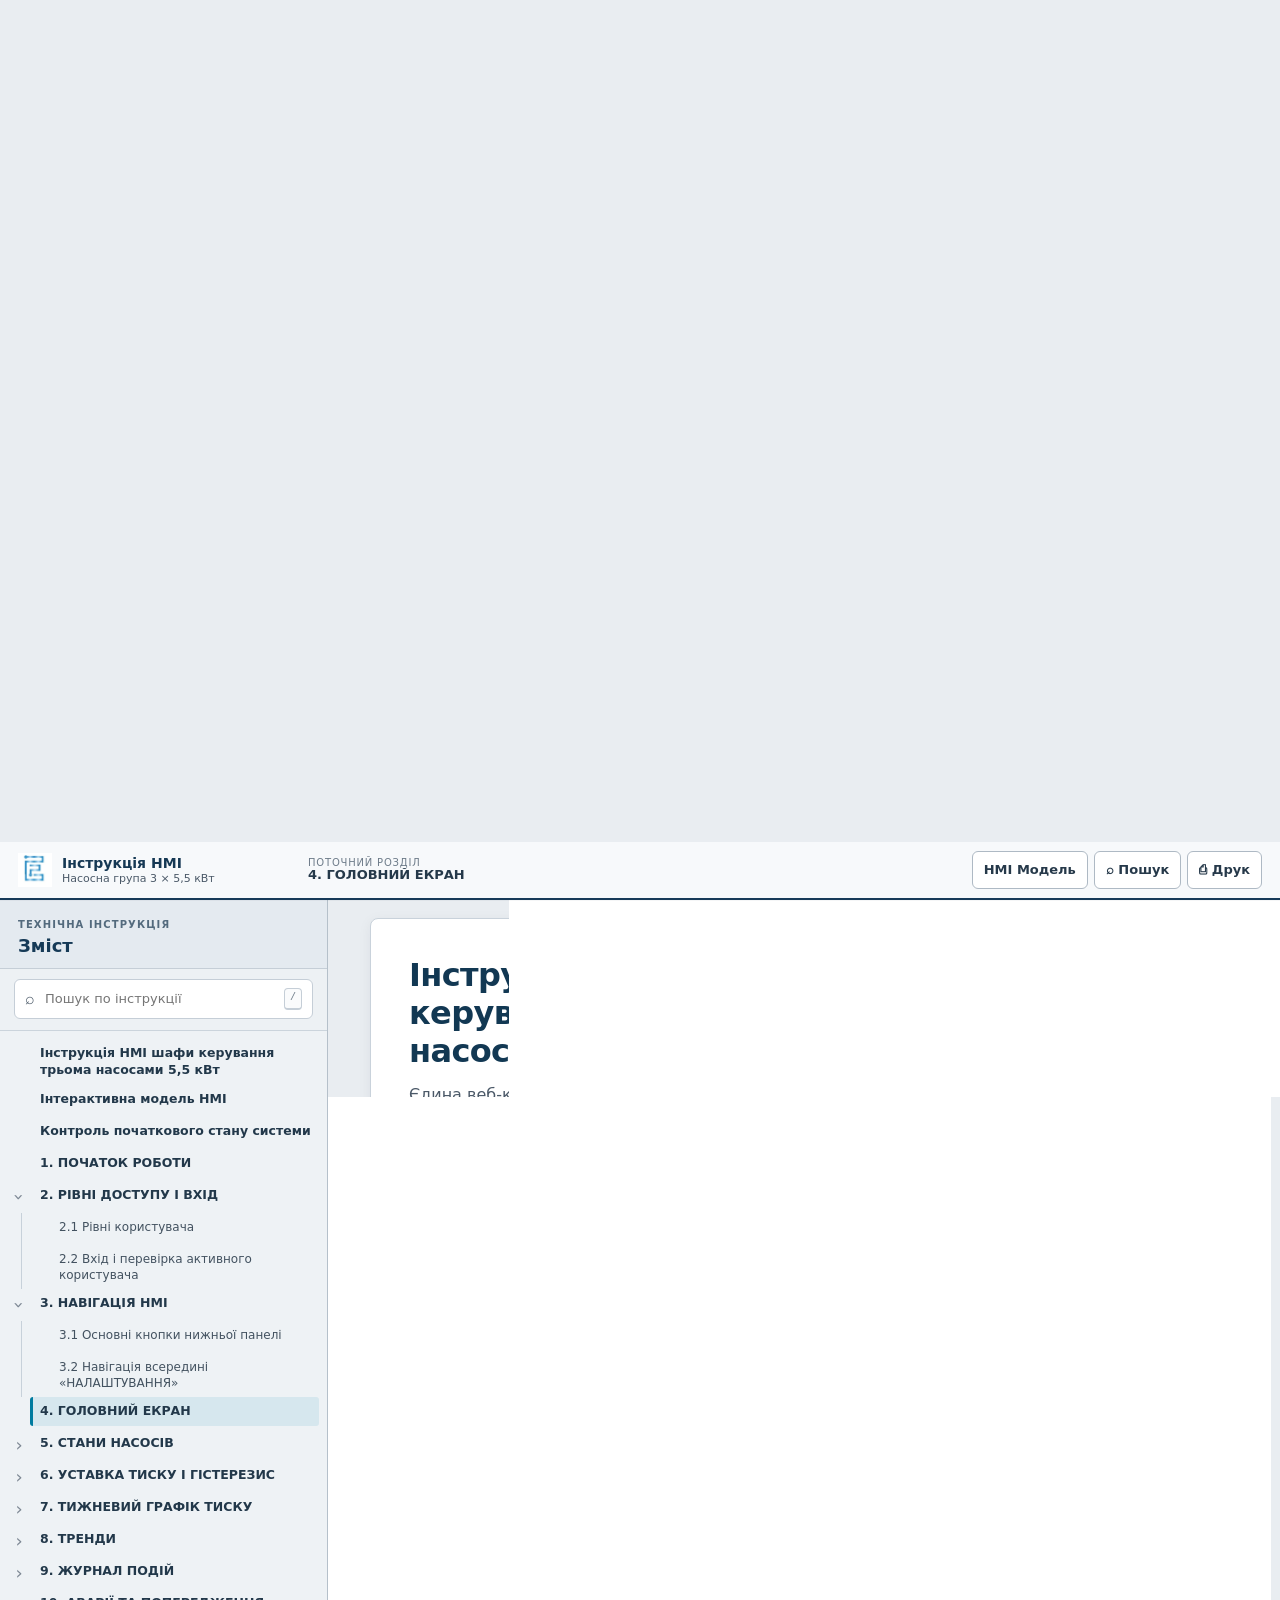
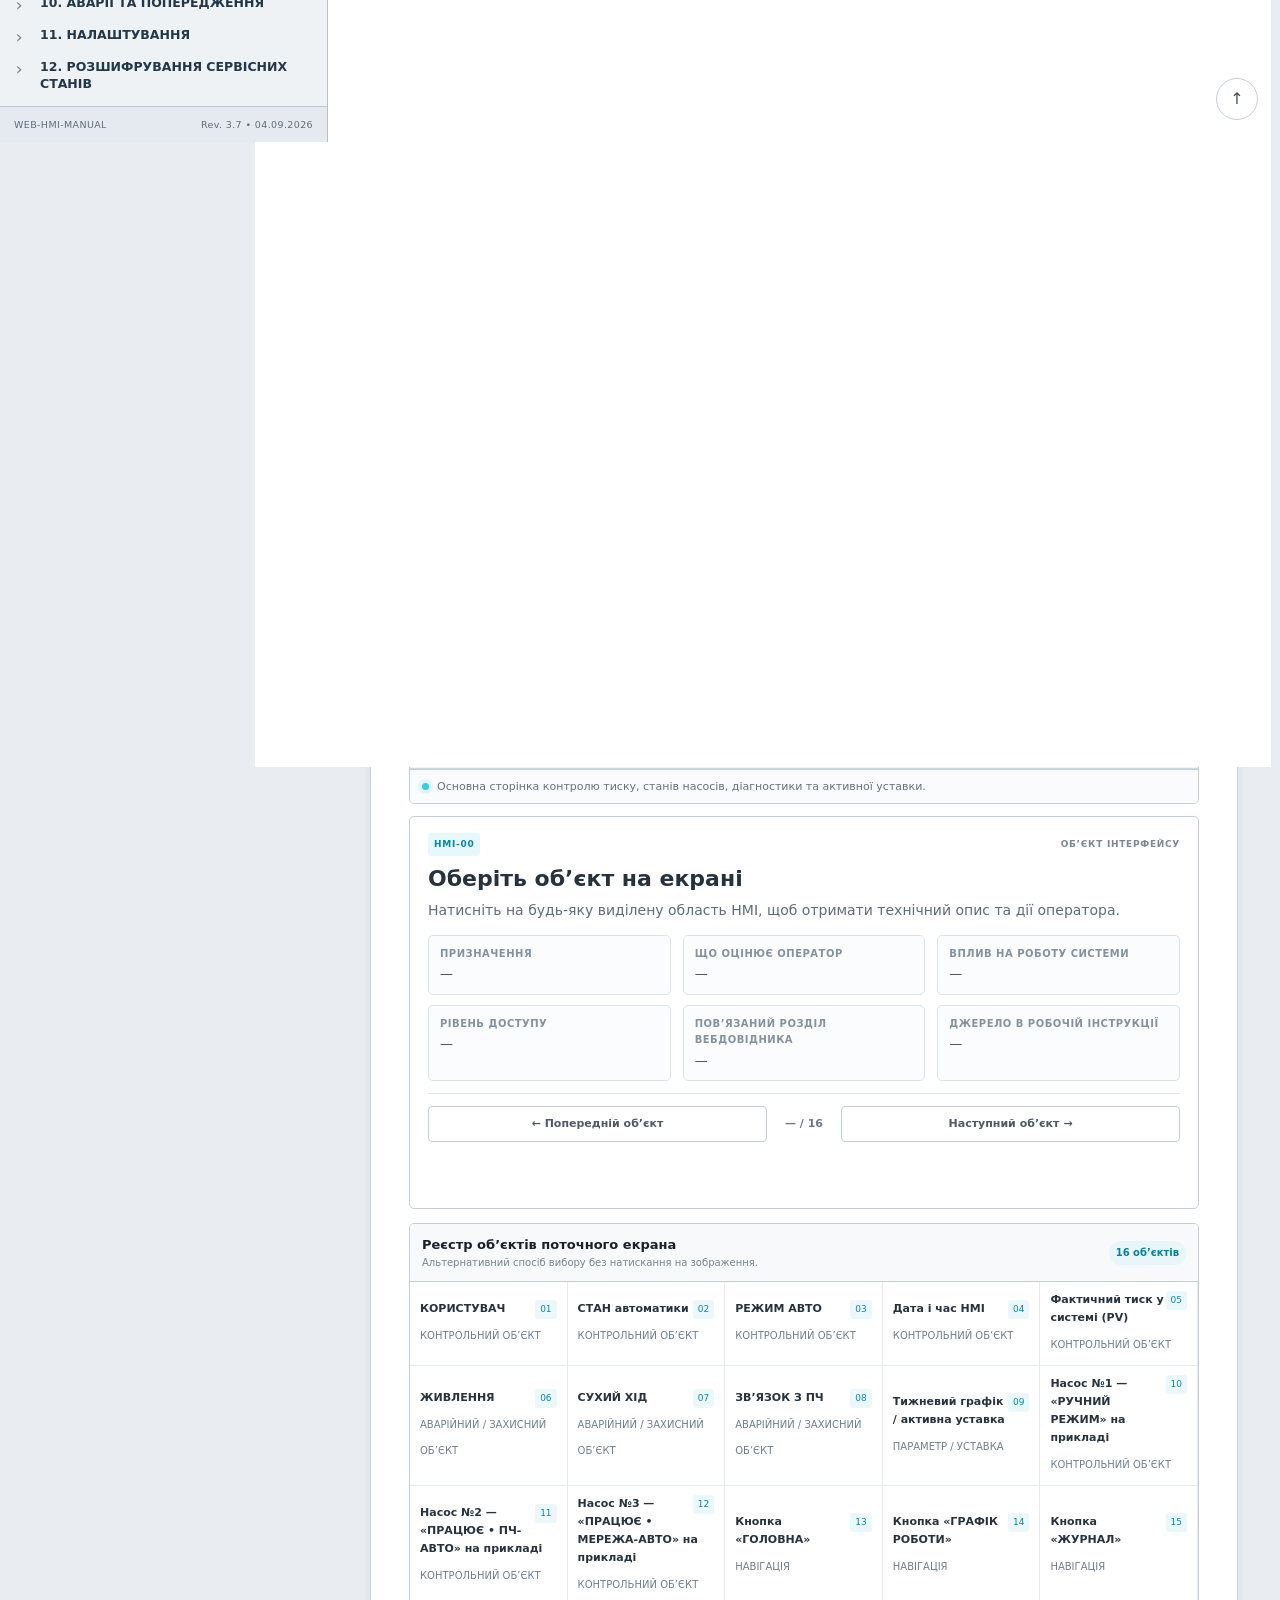
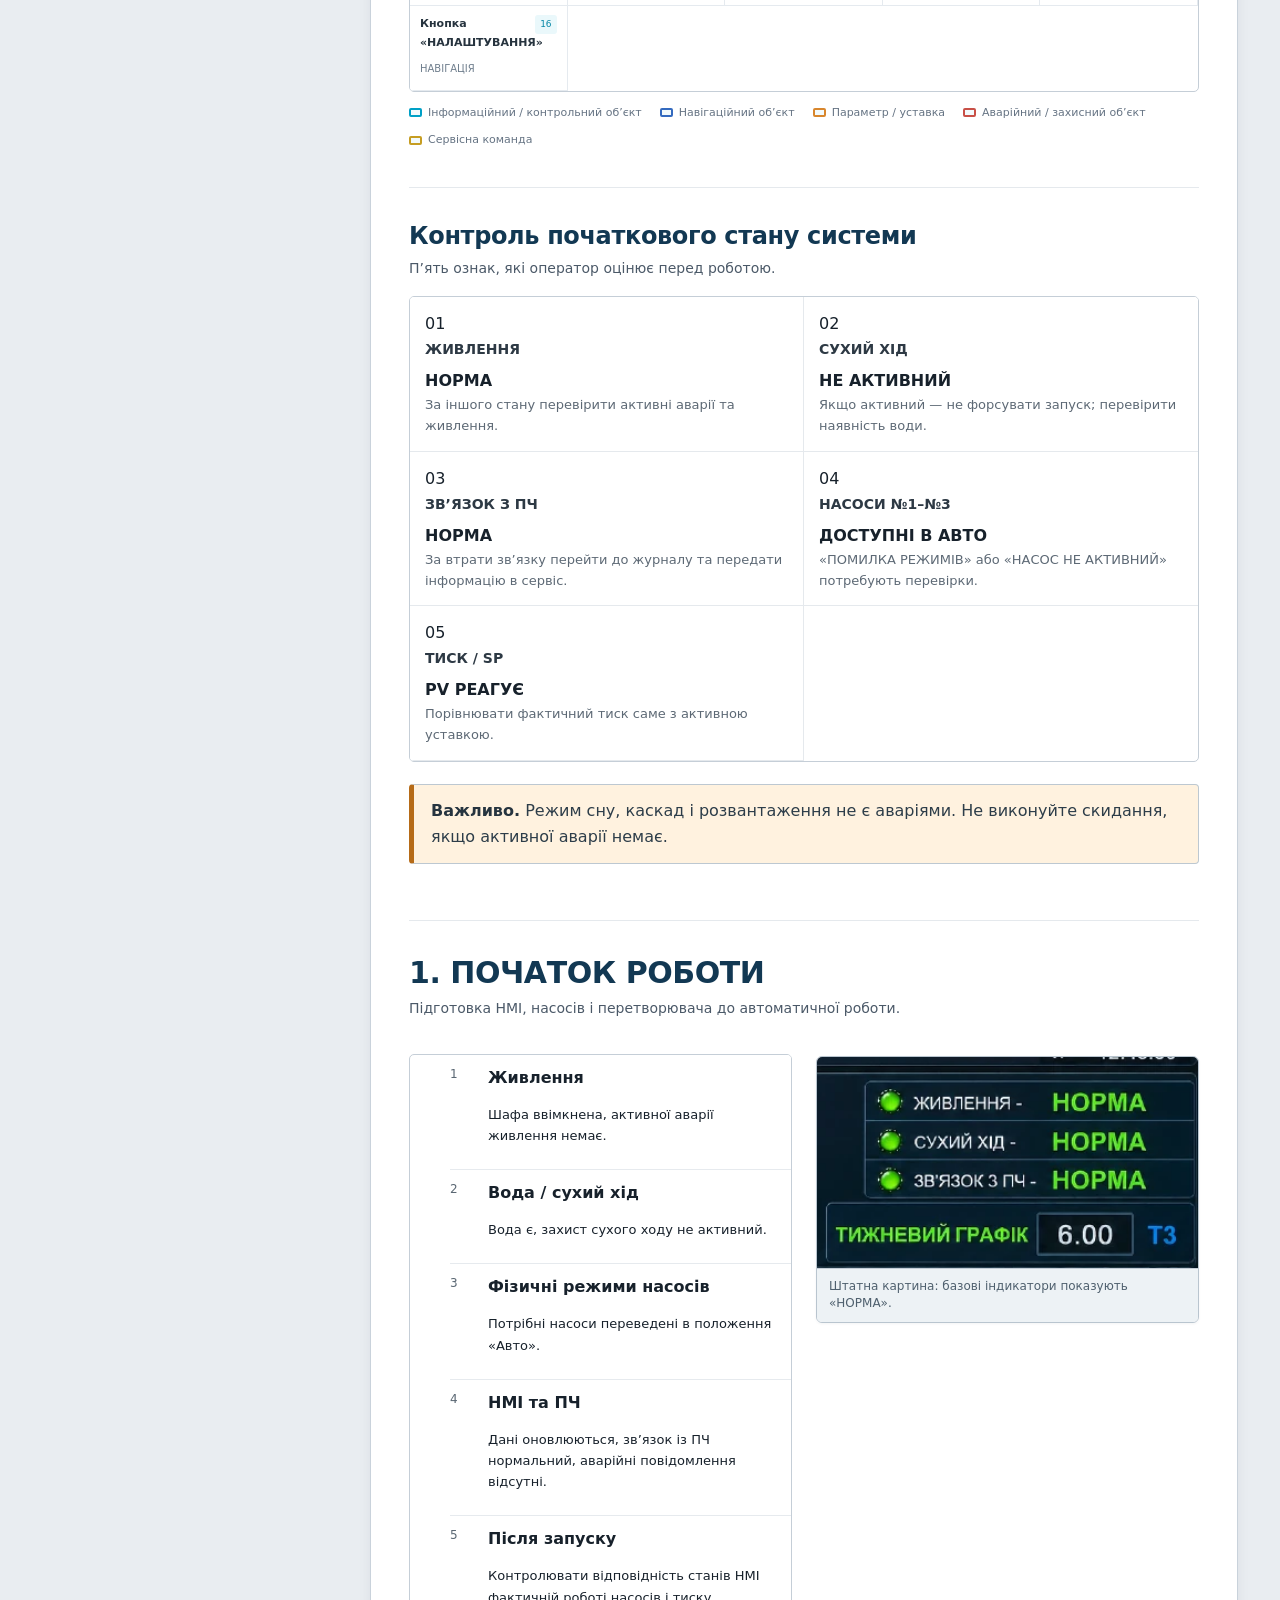
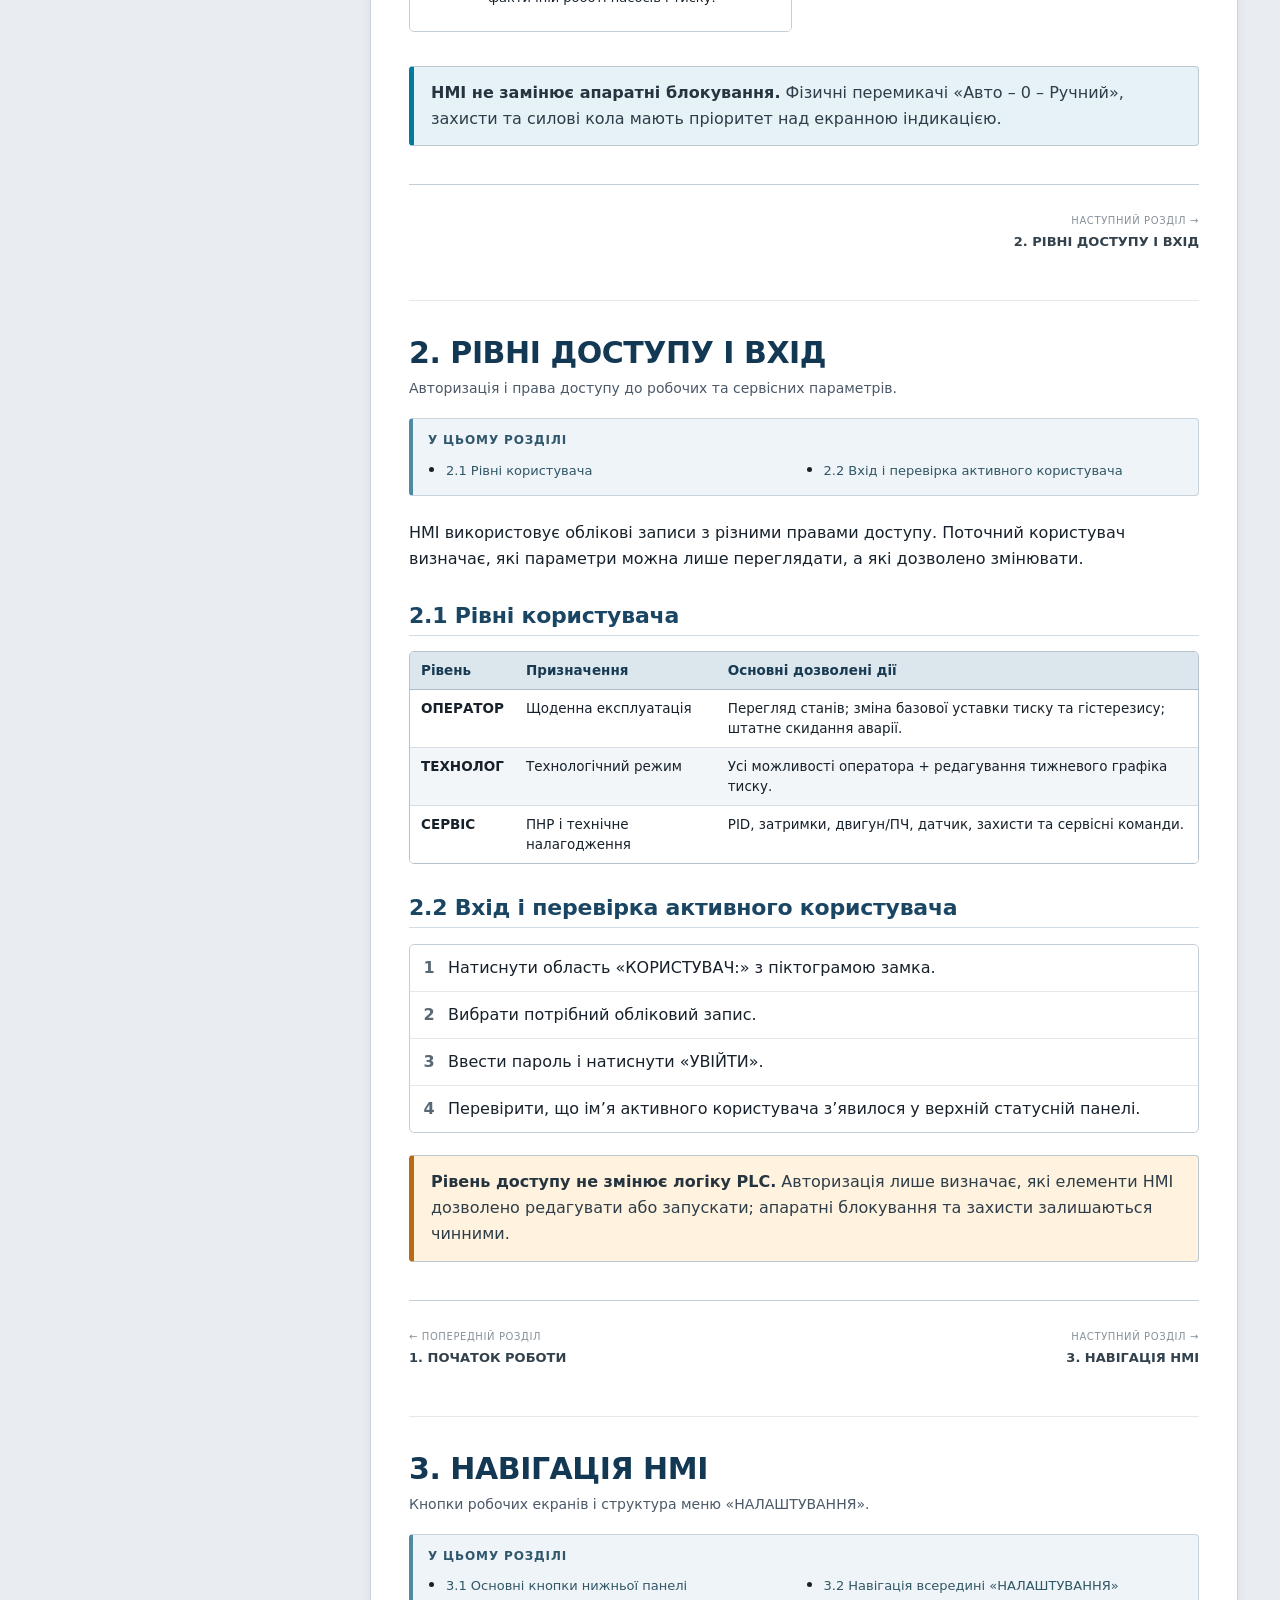
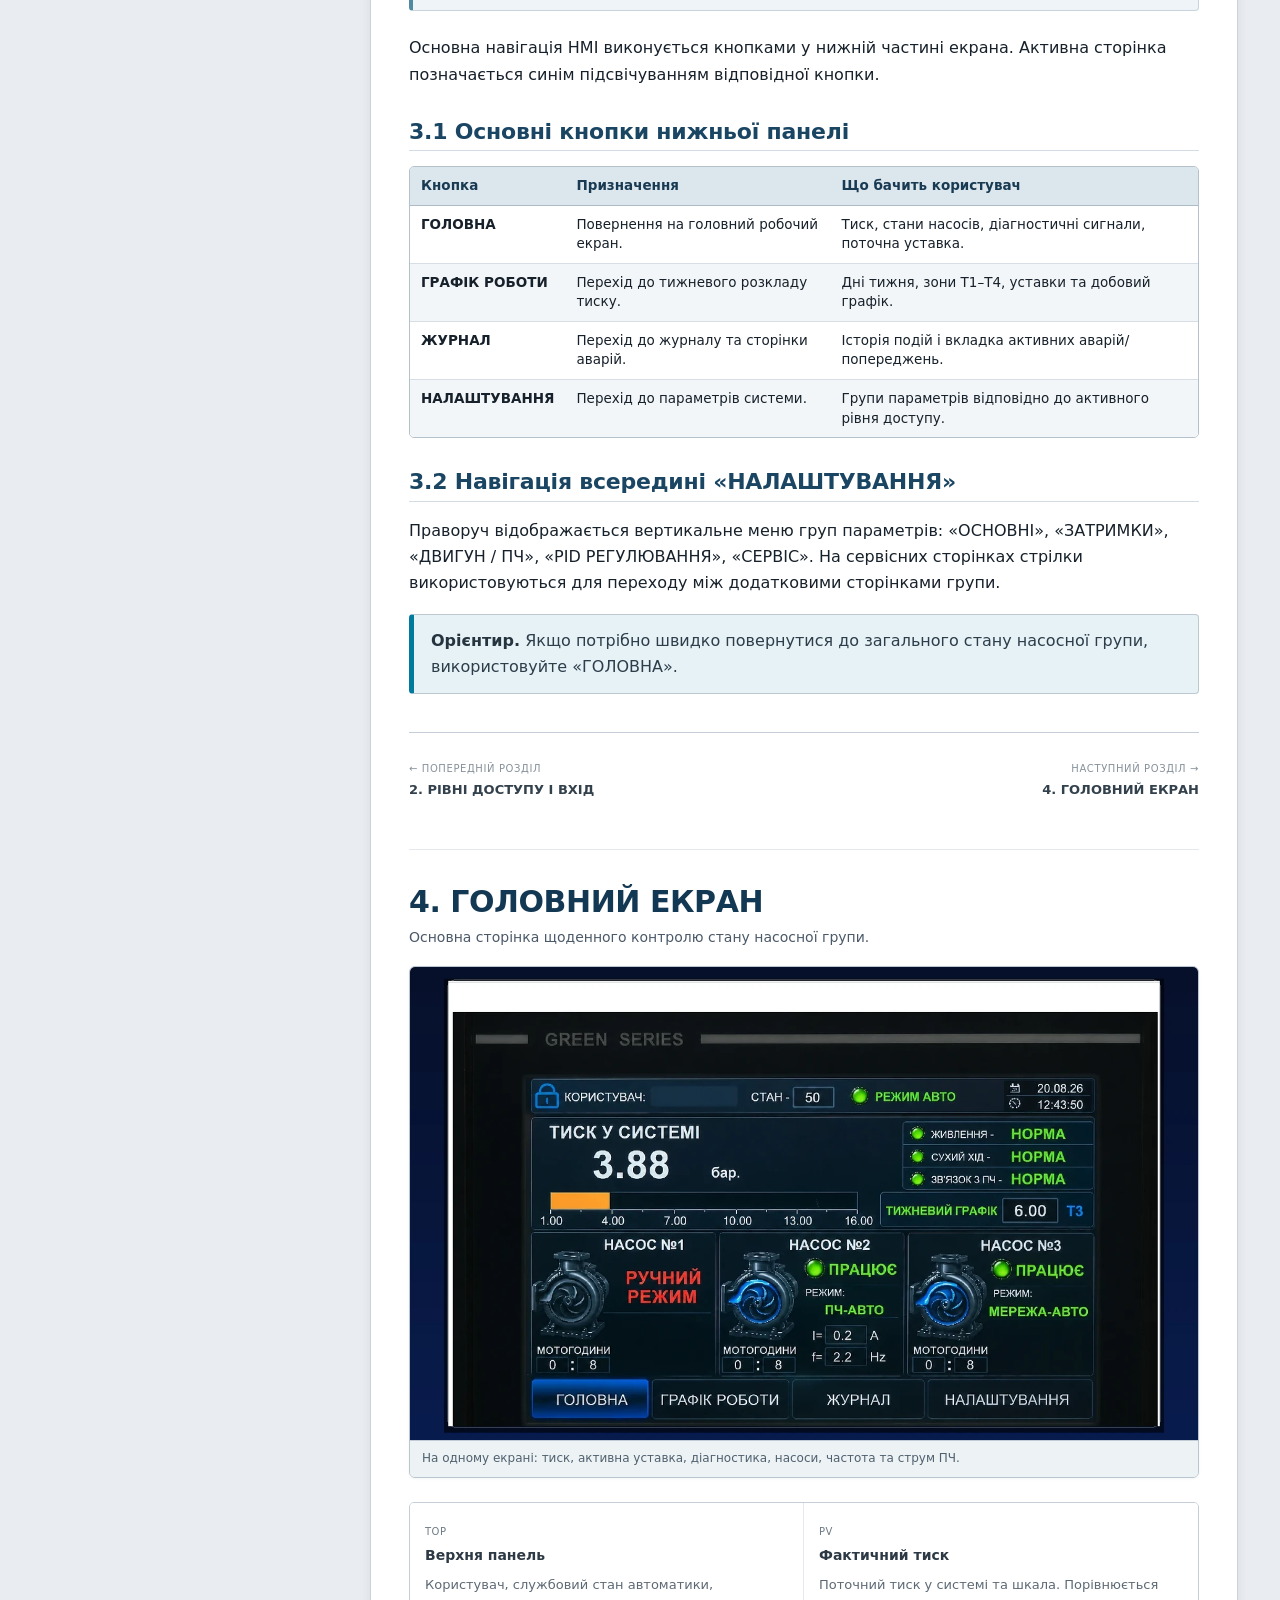
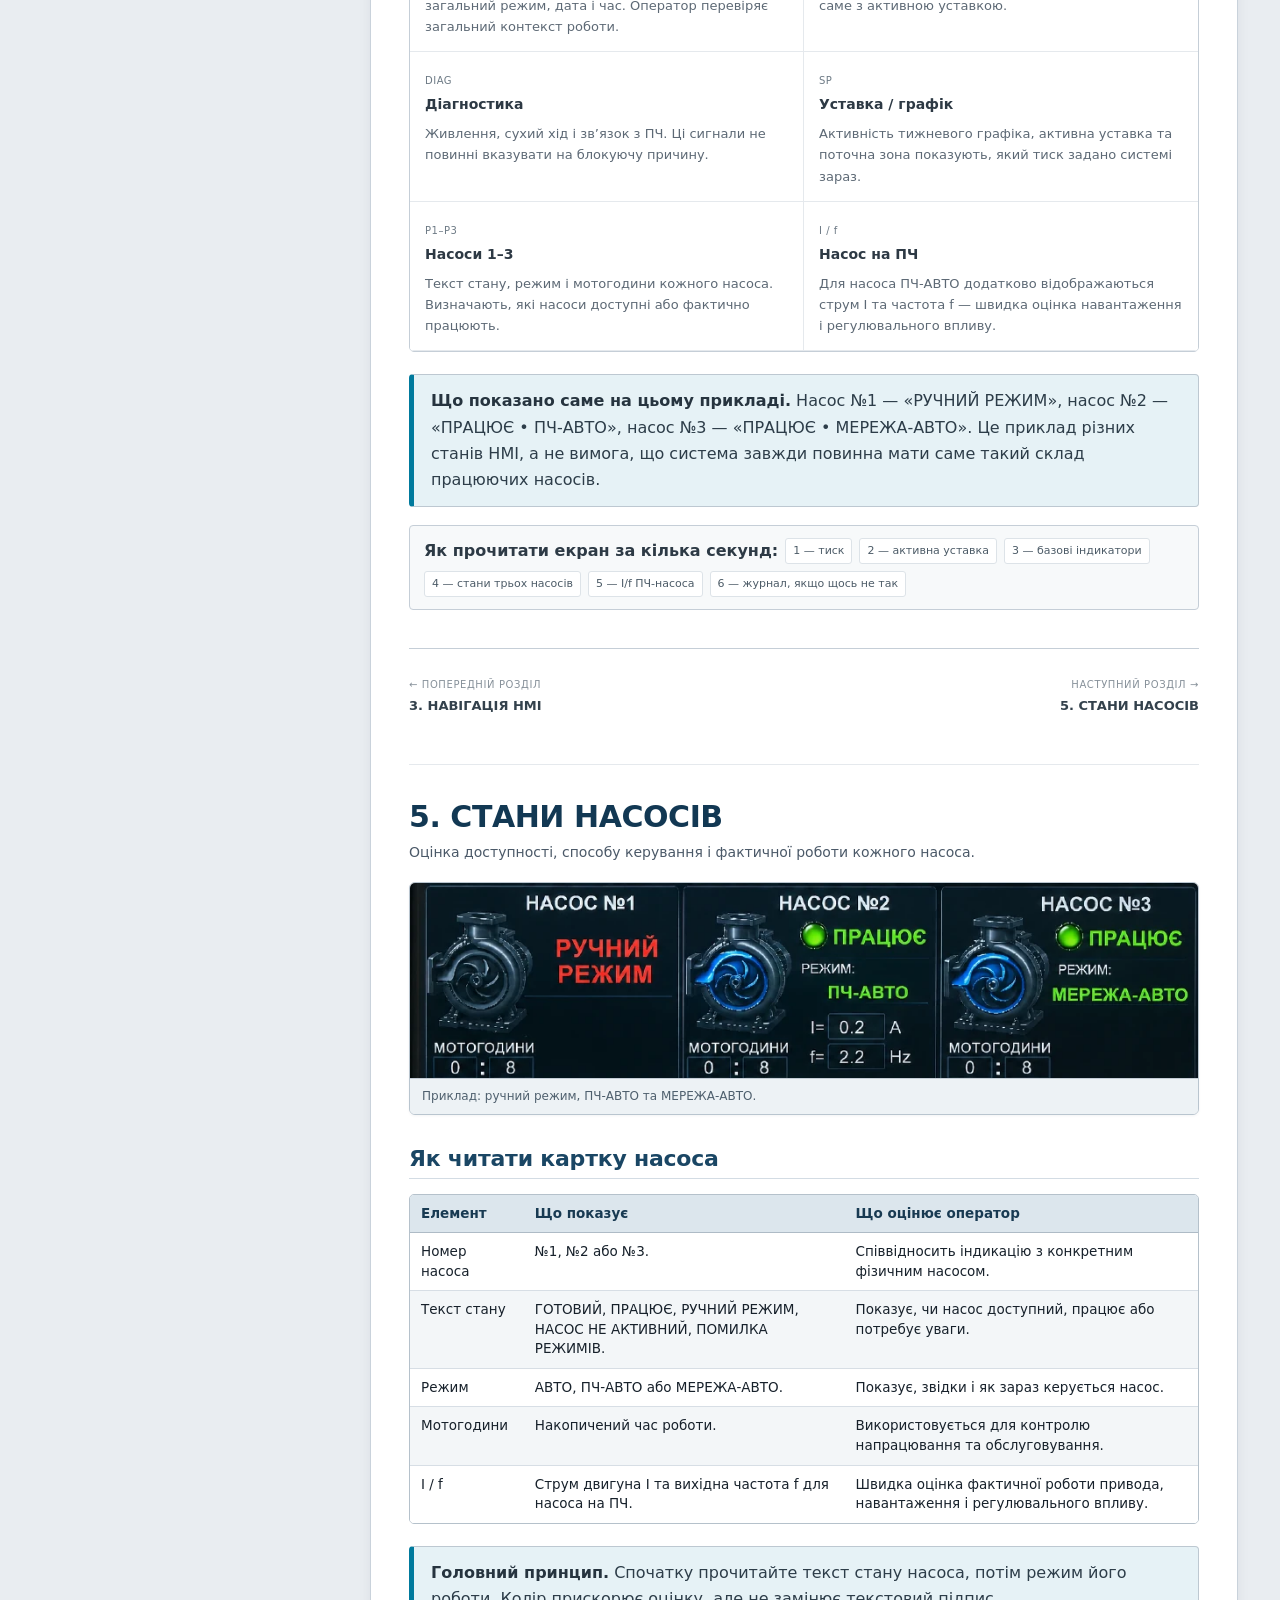
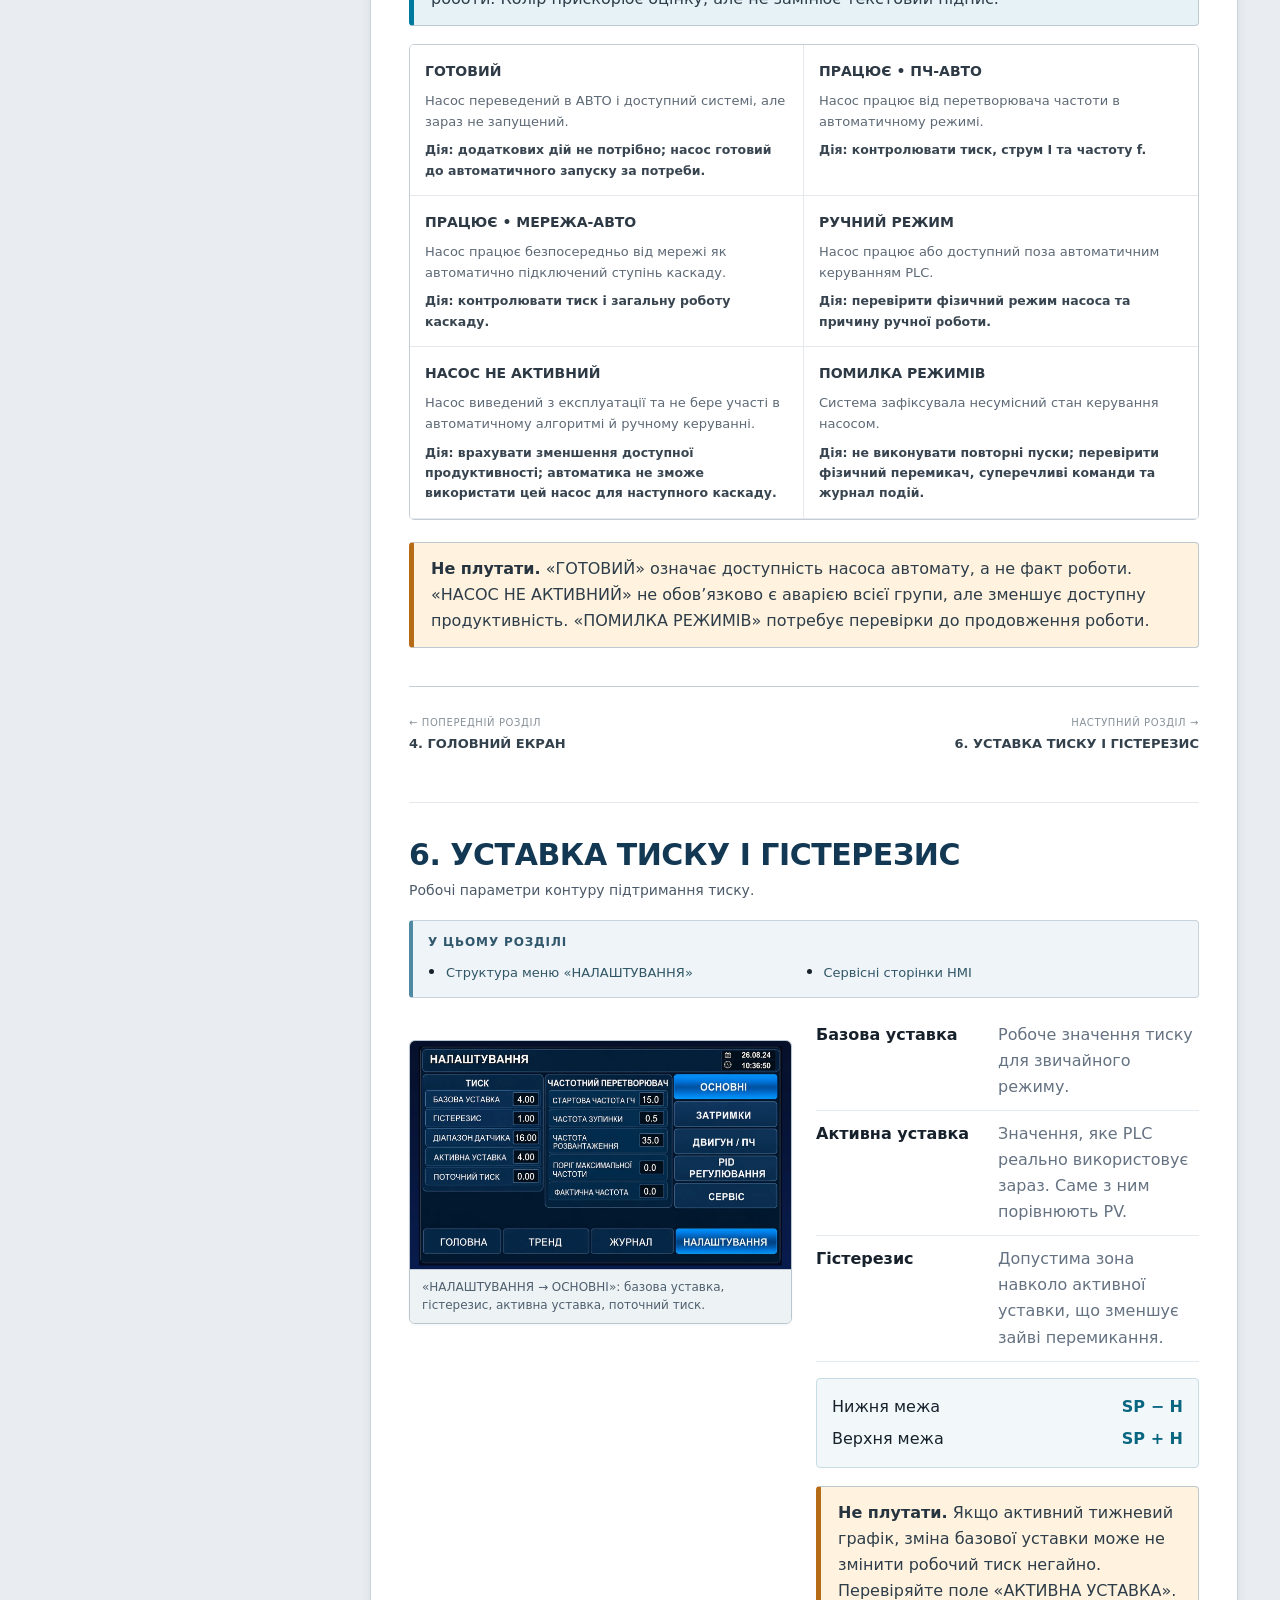
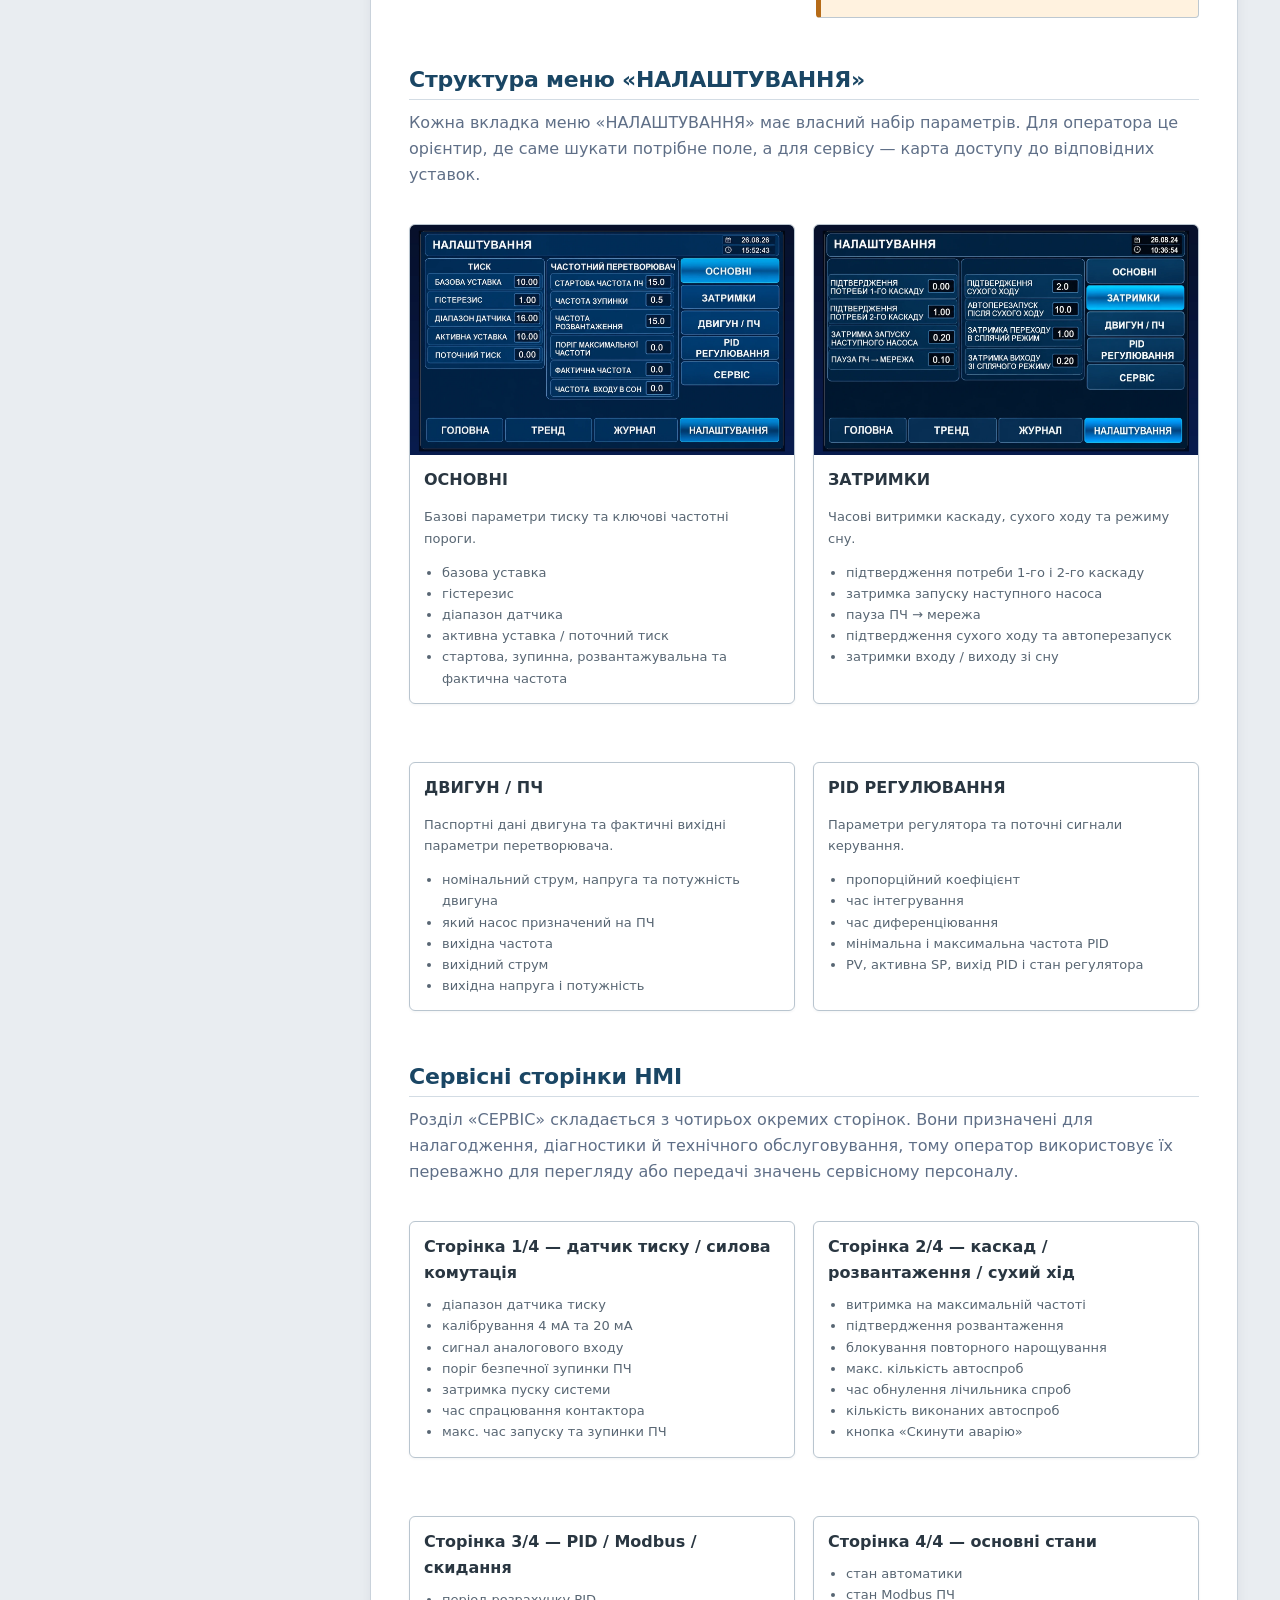
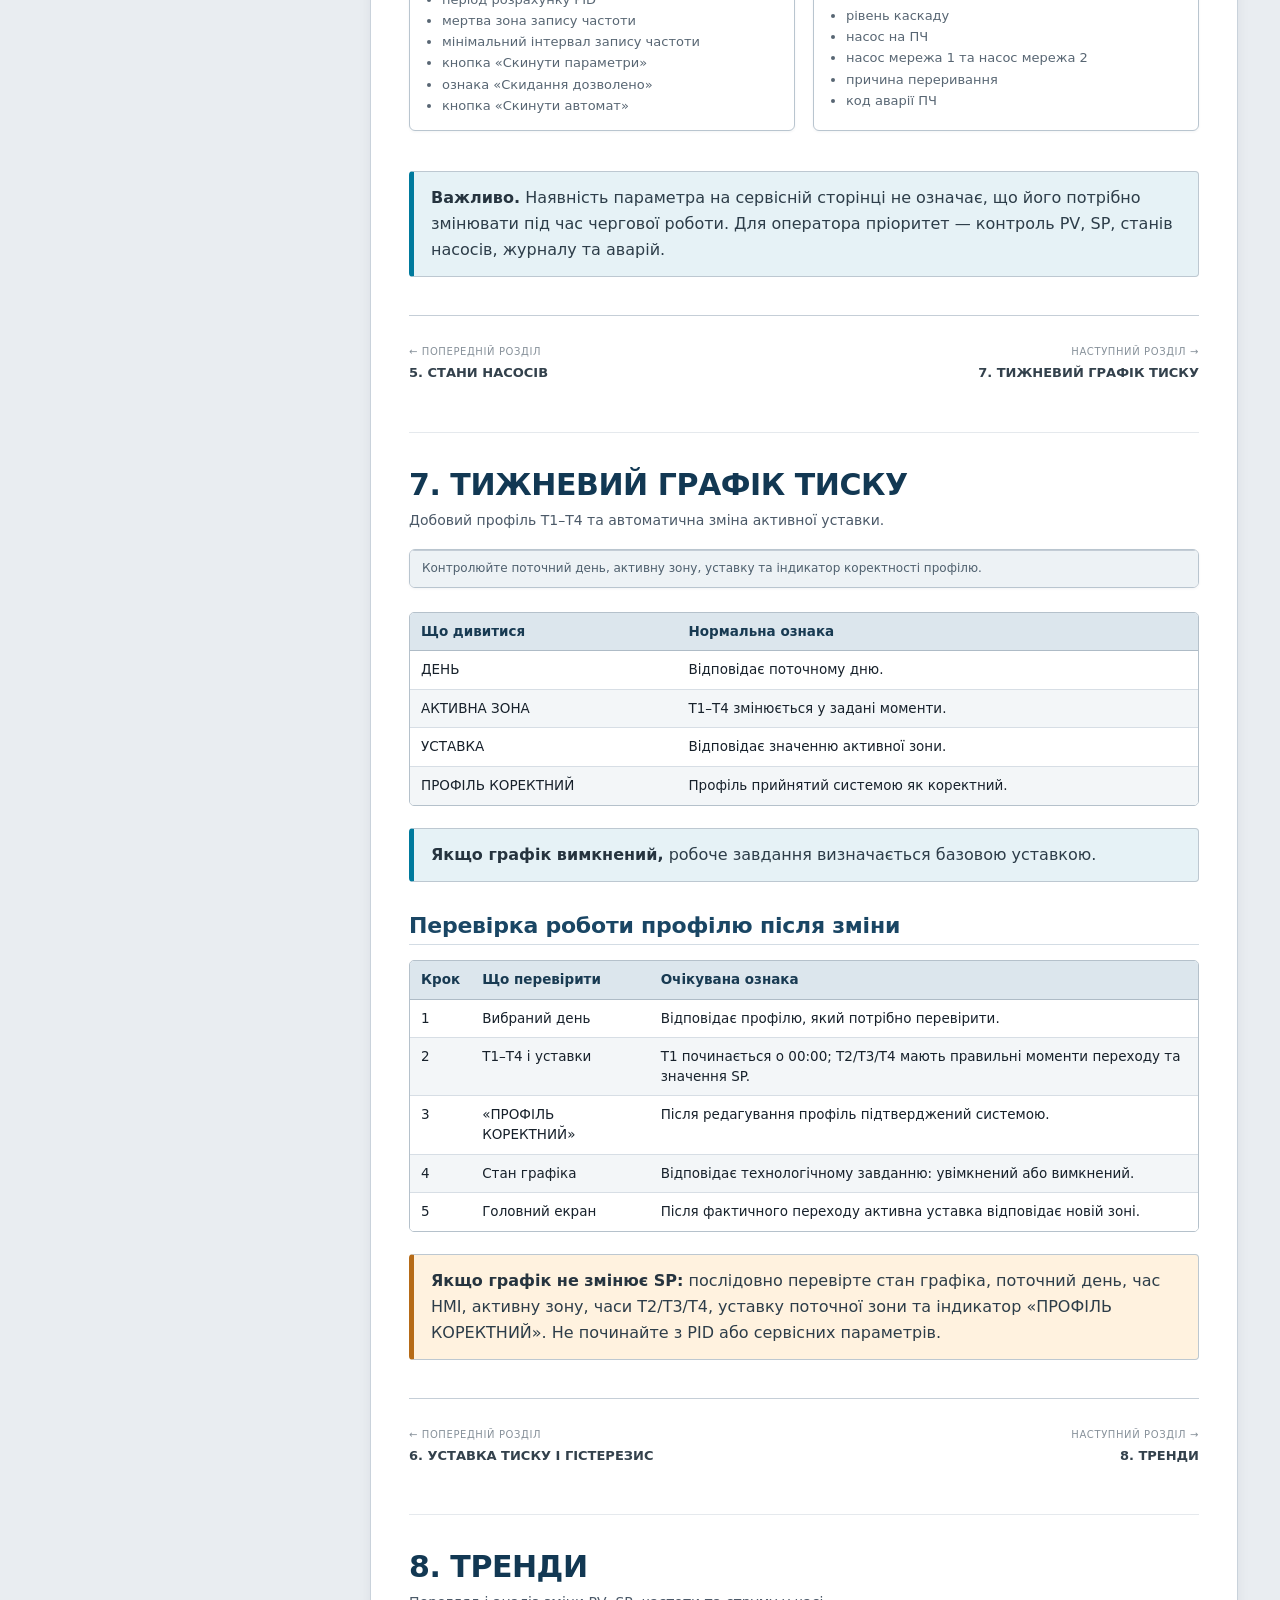
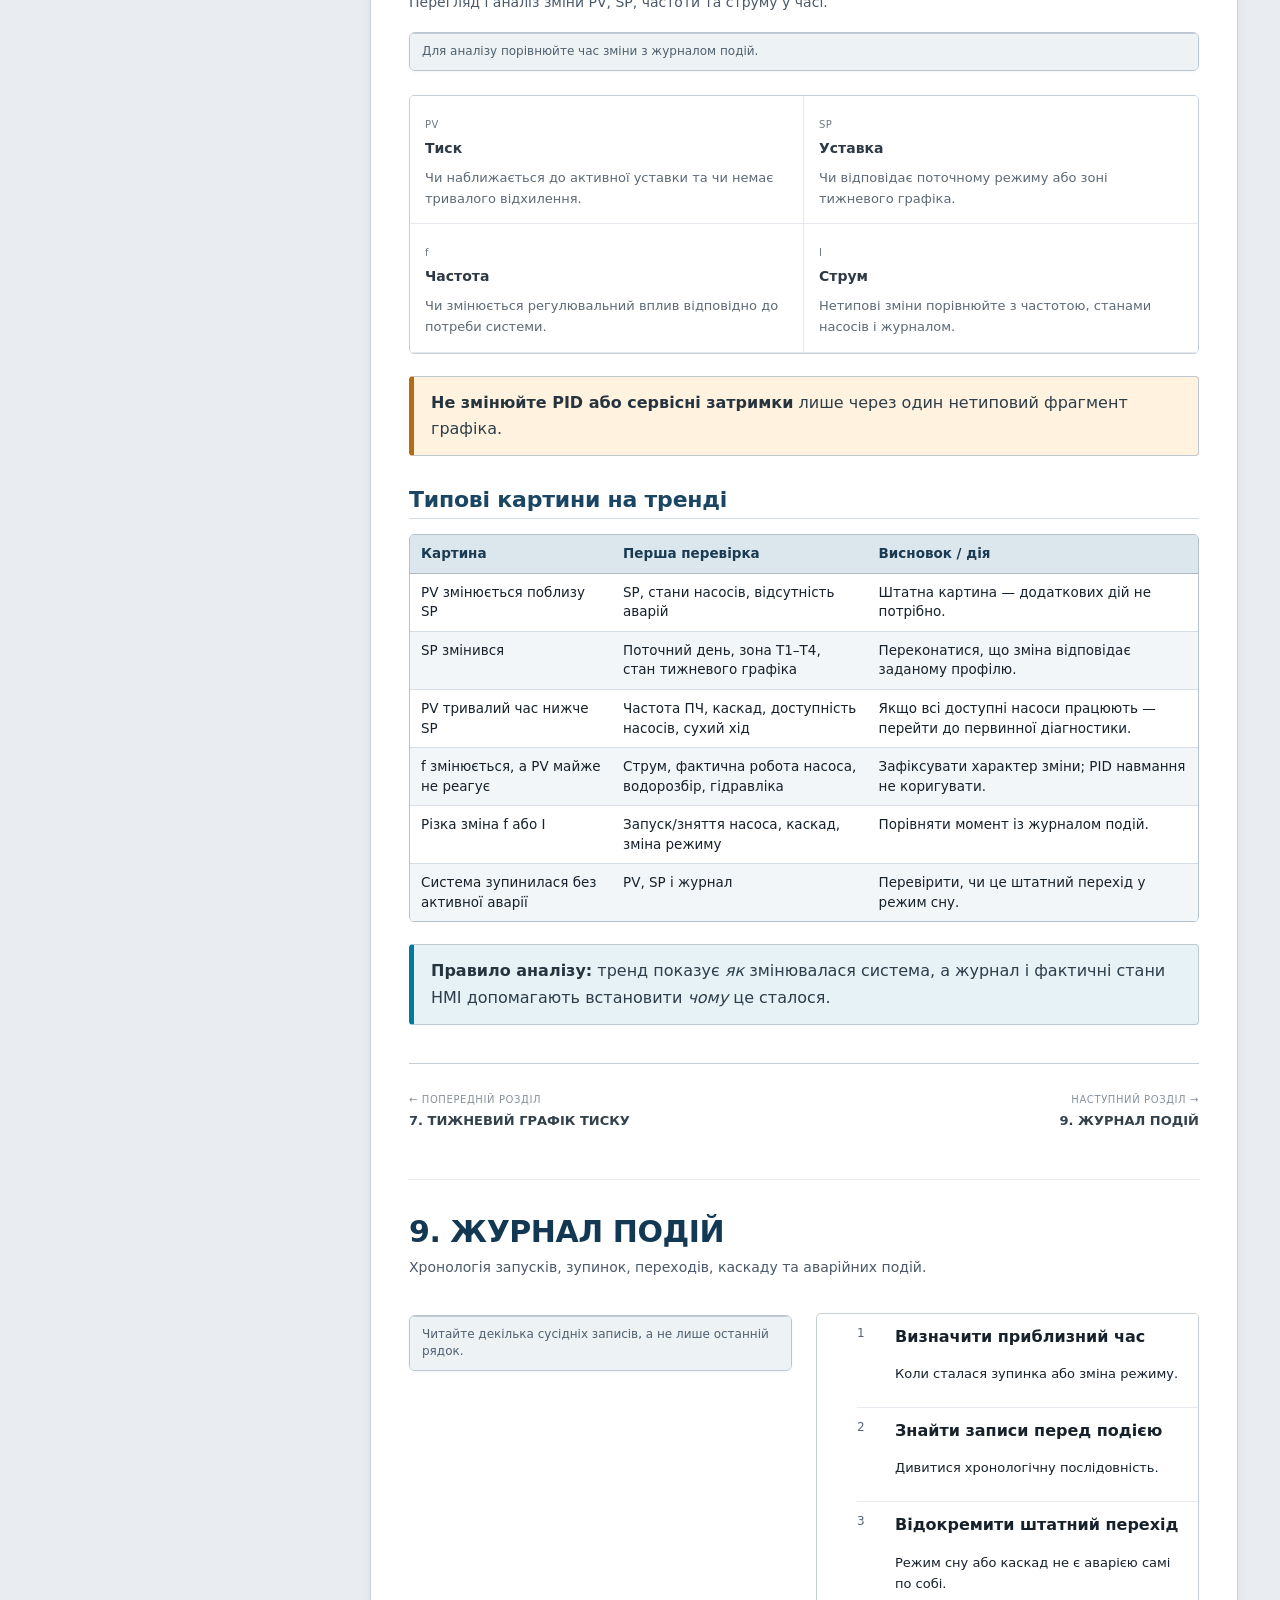
<file: reset-cache.html>
<!doctype html><html lang="uk"><meta charset="utf-8"><meta name="viewport" content="width=device-width,initial-scale=1"><title>Оновлення HMI Manual</title><style>body{font:16px/1.5 system-ui,Segoe UI,Arial;margin:0;display:grid;place-items:center;min-height:100vh;background:#f7f8fa;color:#1f2933}.box{max-width:560px;padding:28px;background:#fff;border:1px solid #d9dee5;border-radius:8px}h1{font-size:22px;margin-top:0}</style><div class="box"><h1>Оновлення веб-інструкції</h1><p id="status">Очищення кешу попередніх версій…</p></div><script>(async()=>{try{if('serviceWorker'in navigator){const r=await navigator.serviceWorker.getRegistrations();await Promise.all(r.map(x=>x.unregister()))}if('caches'in window){const k=await caches.keys();await Promise.all(k.map(x=>caches.delete(x)))}}catch(e){}document.getElementById('status').textContent='Готово. Відкриваємо актуальну версію…';setTimeout(()=>location.replace('./?v37=1'),500)})();</script></html>
</file>
<file: assets/css/manual-v37.css>
:root{
  --sidebar-width:328px;
  --header-height:58px;
  --content-max-width:1040px;
  --page-gutter:42px;
  --text-primary:#17212b;
  --text-secondary:#4b5968;
  --text-tertiary:#6d7b89;
  --surface:#ffffff;
  --surface-subtle:#eef2f5;
  --surface-muted:#e5ebf0;
  --border-color:#c5ced7;
  --border-strong:#aeb9c4;
  --accent:#006f91;
  --accent-soft:#dceef4;
  --accent-strong:#07516a;
  --info:#0b6f91;
  --note:#556575;
  --warning:#a96416;
  --danger:#a8322b;
  --focus:#147da1;
  --radius:7px;
}

*{box-sizing:border-box}
html{scroll-behavior:smooth;scroll-padding-top:calc(var(--header-height) + 22px)}
body{margin:0;background:#e9edf1;color:var(--text-primary);font-family:Inter,ui-sans-serif,system-ui,-apple-system,"Segoe UI",Roboto,Arial,sans-serif;font-size:16px;line-height:1.63;-webkit-font-smoothing:antialiased}
a{color:var(--accent);text-decoration-thickness:.08em;text-underline-offset:.16em}
a:hover{color:var(--accent-strong)}
button,input{font:inherit}
button:focus-visible,a:focus-visible,input:focus-visible,[role="button"]:focus-visible{outline:3px solid rgba(20,125,161,.26);outline-offset:2px}
img{max-width:100%;height:auto}
[hidden]{display:none!important}
body.drawer-open{overflow:hidden}

/* Documentation header */
.doc-header{position:fixed;inset:0 0 auto 0;height:var(--header-height);z-index:120;display:flex;align-items:center;gap:14px;padding:0 18px;background:#f7f9fb;border-bottom:2px solid #173b59;box-shadow:0 1px 0 rgba(17,39,58,.04)}
.doc-menu-button{display:none;width:42px;height:42px;border:1px solid var(--border-color);border-radius:6px;background:#fff;color:#26323d;cursor:pointer}
.doc-brand{display:flex;align-items:center;gap:10px;min-width:270px;color:var(--text-primary);text-decoration:none}
.doc-brand img{width:34px;height:34px;object-fit:contain}
.doc-brand span{display:grid;line-height:1.15}
.doc-brand strong{font-size:14px;font-weight:760;color:#153854}
.doc-brand small{font-size:11px;color:var(--text-secondary);margin-top:2px}
.doc-current{min-width:0;display:grid;line-height:1.12;margin-left:6px}
.doc-current span{font-size:10px;text-transform:uppercase;letter-spacing:.08em;color:var(--text-tertiary)}
.doc-current strong{max-width:min(620px,46vw);font-size:13px;white-space:nowrap;overflow:hidden;text-overflow:ellipsis;font-weight:700;color:#25394a}
.doc-header-actions{margin-left:auto;display:flex;gap:6px}
.doc-action{min-height:38px;padding:7px 11px;border:1px solid #aeb9c4;border-radius:6px;background:#fff;color:#26394a;cursor:pointer;font-size:13px;font-weight:650}
.doc-action:hover{background:var(--surface-subtle);border-color:var(--border-strong)}

/* Two-column manual layout */
.doc-layout{min-height:100vh;padding-top:var(--header-height)}
.doc-sidebar{position:fixed;top:var(--header-height);left:0;bottom:0;width:var(--sidebar-width);z-index:90;display:flex;flex-direction:column;background:#eef2f5;border-right:1px solid #b5c0ca}
.sidebar-head{padding:17px 18px 11px;display:grid;gap:2px;background:#e4eaf0;border-bottom:1px solid #c5ced7}
.sidebar-kicker{font-size:10px;letter-spacing:.11em;color:#536a7d;font-weight:800}
.sidebar-head strong{font-size:18px;line-height:1.2;color:#163a57}
.sidebar-search-block{position:relative;padding:10px 14px 11px;border-bottom:1px solid #cbd4dc;background:#edf1f4}
.doc-search{height:40px;display:flex;align-items:center;gap:8px;padding:0 10px;background:#fff;border:1px solid var(--border-color);border-radius:6px;color:var(--text-secondary)}
.doc-search:focus-within{border-color:var(--accent);box-shadow:0 0 0 3px rgba(11,111,145,.09)}
.doc-search input{width:100%;min-width:0;border:0;outline:0;background:transparent;color:var(--text-primary);font-size:13px}
.doc-search kbd{padding:1px 5px;border:1px solid var(--border-color);border-bottom-width:2px;border-radius:4px;background:#fafbfc;color:var(--text-tertiary);font-size:10px}
.search-results{position:absolute;z-index:160;left:14px;right:14px;top:56px;max-height:min(460px,60vh);overflow:auto;background:#fff;border:1px solid var(--border-strong);border-radius:7px;box-shadow:0 10px 28px rgba(28,38,49,.14)}
.search-result{display:block;width:100%;padding:10px 11px;text-align:left;border:0;border-bottom:1px solid #edf0f3;background:#fff;cursor:pointer}
.search-result:last-child{border-bottom:0}
.search-result:hover,.search-result:focus-visible{background:#f5f8fa}
.search-result strong{display:block;font-size:12.5px;line-height:1.3;color:#26313d}
.search-result small{display:block;margin-top:4px;color:var(--text-secondary);font-size:11px;line-height:1.4}
.search-empty{padding:13px;color:var(--text-secondary);font-size:13px}
.toc-nav{min-height:0;flex:1;overflow-y:auto;padding:8px 8px 18px;overscroll-behavior:contain;scrollbar-width:thin}
.toc-tree,.toc-children{list-style:none;margin:0;padding:0}
.toc-children{display:none;margin-left:13px;border-left:1px solid #c7d1da;padding-left:5px}
.toc-node.expanded>.toc-children{display:block}
.toc-row{display:grid;grid-template-columns:22px minmax(0,1fr);align-items:start}
.toc-toggle,.toc-toggle-spacer{width:22px;height:32px;display:grid;place-items:center}
.toc-toggle{border:0;background:transparent;color:#7d8894;cursor:pointer;border-radius:4px;padding:0}
.toc-toggle span{display:block;font-size:18px;line-height:1;transform:rotate(0);transition:transform .14s ease}
.toc-node.expanded>.toc-row>.toc-toggle span{transform:rotate(90deg)}
.toc-link{display:block;min-width:0;padding:6px 8px 6px 7px;border-left:3px solid transparent;border-radius:3px;color:#435260;text-decoration:none;font-size:12.5px;line-height:1.35}
.level-1>.toc-row>.toc-link{font-weight:700;color:#22384a}
.level-2>.toc-row>.toc-link{font-size:12px}
.level-3>.toc-row>.toc-link{font-size:11.5px;color:#66727e}
.toc-link:hover{background:#dde5eb;color:#132d42}
.toc-link.active{background:#d6e7ee;border-left-color:#007b9f;color:#0a4961;font-weight:780}
.toc-node.active-branch>.toc-row>.toc-link:not(.active){color:#123d57;font-weight:700}
.sidebar-meta{display:flex;justify-content:space-between;gap:10px;padding:10px 14px;border-top:1px solid #bcc7d0;background:#e4eaf0;color:#5e6d7b;font-size:9.5px;letter-spacing:.04em}
.doc-main{margin-left:var(--sidebar-width);min-height:calc(100vh - var(--header-height));background:#e9edf1;padding:18px 0 36px}
.manual-content{width:min(var(--content-max-width),calc(100% - (var(--page-gutter) * 2)));margin:0 auto;padding:30px 38px 70px;background:#fff;border:1px solid #c9d2db;border-radius:8px;box-shadow:0 3px 14px rgba(24,42,58,.06)}

/* Manual introduction rather than marketing hero */
.manual-intro{display:grid;grid-template-columns:minmax(0,1.15fr) minmax(280px,.85fr);gap:34px;align-items:center;padding:8px 0 34px;border-bottom:1px solid var(--border-color);margin:0 0 24px;background:#fff;color:var(--text-primary)}
.manual-intro .hero-copy{padding:0;display:block}
.manual-intro .pill{display:inline-block;margin-bottom:10px;padding:3px 7px;border-radius:4px;background:#eef2f4;color:#53616e;font-size:10px;letter-spacing:.07em;font-weight:700}
.manual-intro h1{margin:0 0 12px;font-size:clamp(30px,3vw,42px);line-height:1.14;letter-spacing:-.02em;color:#123853;font-weight:760}
.manual-intro p{margin:0;color:var(--text-secondary);font-size:16px;max-width:720px}
.manual-intro .hero-visual{padding:0;background:none}
.manual-intro .hero-visual img{width:100%;padding:0;background:#fff;border:1px solid var(--border-color);border-radius:6px;box-shadow:none;cursor:zoom-in}
.manual-quick-links{display:flex;flex-wrap:wrap;gap:8px;margin-top:18px}
.manual-quick-links .btn{padding:8px 11px;border-radius:5px;font-size:12px}
.manual-quick-links .btn.primary{background:var(--accent);color:#fff;border-color:var(--accent)}
.manual-quick-links .btn.danger-outline{background:#fff;color:var(--danger);border-color:#d8aaa7}

/* Core document flow */
.section,.interactive-section{margin:0;padding:34px 0 38px;background:#fff;border:0;border-bottom:1px solid #e5e9ed;border-radius:0;box-shadow:none}
.section:last-of-type{border-bottom:0}
.section-head{display:flex;align-items:flex-start;gap:14px;margin:0 0 18px}
.section-head.compact{margin-bottom:14px}
.section-num{flex:none;width:auto;min-width:38px;height:30px;padding:0 8px;border-radius:4px;display:grid;place-items:center;background:#173f5f;color:#fff;font-size:12px;font-weight:800}
.section-head h1,.section-head h2,.section-head h3{position:relative;margin:0;color:#123853;line-height:1.2;font-weight:760;letter-spacing:-.015em}
.section-head h1{font-size:30px}
.section-head h2{font-size:24px}
.section-head p{margin:6px 0 0;color:var(--text-secondary);font-size:14px}
.section p{max-width:78ch}
.section h2.subsection-title{position:relative;margin:30px 0 10px;padding-bottom:5px;border-bottom:1px solid #d3dce4;font-size:22px;line-height:1.25;color:#1a4664;font-weight:730;letter-spacing:-.01em}
.section h3{position:relative}
.section h1[id],.section h2[id],.section h3[id],.manual-intro h1[id]{scroll-margin-top:calc(var(--header-height) + 20px)}
.copy-anchor{display:inline-grid;place-items:center;margin-left:7px;width:25px;height:25px;vertical-align:middle;border:0;border-radius:4px;background:transparent;color:#9ba5ae;opacity:0;cursor:pointer;font-size:14px;font-weight:500}
h2:hover>.copy-anchor,h3:hover>.copy-anchor,.copy-anchor:focus-visible{opacity:1}
.copy-anchor:hover{background:#edf3f5;color:var(--accent)}
.search-hit{animation:searchFlash 1.7s ease}
@keyframes searchFlash{0%,100%{background:transparent}30%{background:#fff1a9}}

/* Local TOC */
.local-toc{margin:4px 0 24px;padding:12px 15px;border:1px solid #c7d4dd;border-left:4px solid #4f89a2;background:#eef4f7;border-radius:4px}
.local-toc>strong{display:block;margin-bottom:6px;font-size:12px;text-transform:uppercase;letter-spacing:.07em;color:#31576d}
.local-toc ul{display:grid;grid-template-columns:repeat(2,minmax(0,1fr));gap:3px 18px;margin:0;padding-left:18px}
.local-toc a{font-size:13px;color:#315666;text-decoration:none}
.local-toc a:hover{text-decoration:underline}

/* Images */
.figure-card,.screen-card{margin:18px 0 22px;border:1px solid #b9c5cf;border-radius:6px;overflow:hidden;background:#fff;box-shadow:0 1px 3px rgba(22,43,59,.05)}
.figure-card.wide{max-width:none;margin:18px auto 24px}
.figure-card img,.screen-card img{width:100%;display:block;padding:0;background:#fff;cursor:zoom-in;object-fit:contain}
.figure-card figcaption{padding:9px 12px;border-top:1px solid #c3ccd5;background:#edf2f5;color:#4f606e;font-size:12px;line-height:1.45}
.screen-showcase{display:grid;grid-template-columns:repeat(2,minmax(0,1fr));gap:18px}
.screen-card-body{padding:12px 14px 14px}
.screen-card h4{margin:0 0 6px;color:#293641;font-size:16px}
.screen-card p,.screen-card li{font-size:13px;color:#586673}
.screen-card ul{margin:8px 0 0;padding-left:18px}

/* Tables */
.table-scroll,.mini-table-wrap{width:100%;overflow-x:auto;overflow-y:visible;margin:15px 0 22px;border:1px solid #b5c1cb;border-radius:5px;background:#fff;overscroll-behavior-x:contain;isolation:isolate}
.table-scroll .data-table,.mini-table-wrap .data-table,.data-table{width:100%;min-width:620px;border-collapse:collapse;border-spacing:0;font-size:13.5px;line-height:1.45}
.data-table th{position:static;padding:9px 11px;text-align:left;background:#dce6ed;color:#183a52;border-bottom:1px solid #aebbc6;font-weight:760}
.data-table td{padding:9px 11px;border-bottom:1px solid #d7dee5;vertical-align:top;background:#fff}
.data-table tr:last-child td{border-bottom:0}
.data-table tr:nth-child(even) td{background:#f3f6f8}

/* Standard callouts */
.callout{position:relative;margin:18px 0;padding:13px 15px 13px 17px;border:1px solid #bdc8d1;border-left-width:5px;border-radius:4px;background:#f3f6f8;color:#2d3d49}
.callout strong{color:#26343f}
.callout.info{border-left-color:#007a9d;background:#e6f2f6}
.callout.note{border-left-color:#657586;background:#edf1f4}
.callout.warning{border-left-color:#b66b17;background:#fff2df}
.callout.danger{border-left-color:#b13831;background:#fde9e7}
.model-notice,.service-scope-note{margin:16px 0;padding:12px 14px;border:1px solid #c9d9df;border-left:4px solid var(--accent);border-radius:4px;background:#f4f9fa;color:#38515e}

/* Lists/procedures */
.procedure-list{counter-reset:procedure;margin:16px 0 22px;padding:0;list-style:none;display:grid;gap:0;border:1px solid var(--border-color);border-radius:5px;overflow:hidden}
.procedure-list li{counter-increment:procedure;display:grid;grid-template-columns:38px 1fr;gap:0;padding:10px 12px 10px 0;border-bottom:1px solid #e5e9ed}
.procedure-list li:last-child{border-bottom:0}
.procedure-list li::before{content:counter(procedure);display:grid;place-items:center;color:#596875;font-weight:700}
.steps,.steps.horizontal-desktop{display:grid;grid-template-columns:1fr;gap:0;margin:16px 0;border:1px solid var(--border-color);border-radius:5px;overflow:hidden}
.steps li,.steps.horizontal-desktop li{display:grid;grid-template-columns:38px 1fr;gap:0;padding:10px 12px 10px 0;border:0;border-bottom:1px solid #e6eaee;border-radius:0;background:#fff}
.steps li:last-child{border-bottom:0}
.steps li>span,.steps.horizontal-desktop li>span{width:38px;height:auto;margin:0;background:transparent;color:#5a6773;border-radius:0;font-size:12px}
.steps p{font-size:13px}

/* Existing grids become restrained technical blocks */
.check-grid,.metric-grid,.state-grid,.auto-grid{display:grid;grid-template-columns:repeat(2,minmax(0,1fr));gap:0;border:1px solid var(--border-color);border-radius:5px;overflow:hidden;margin:16px 0 22px}
.check-card,.metric-grid article,.state,.auto-grid article{min-height:0;padding:14px 15px;border:0;border-right:1px solid #e5e9ed;border-bottom:1px solid #e5e9ed;border-radius:0;background:#fff!important;border-top:0!important}
.check-card:nth-child(even),.metric-grid article:nth-child(even),.state:nth-child(even),.auto-grid article:nth-child(even){border-right:0}
.check-card h3,.metric-grid h3,.state h3,.auto-grid h3{font-size:14px;margin:0 0 6px;color:#2d3944}
.check-card p,.metric-grid p,.state p,.auto-grid p{margin:0;color:#5d6975;font-size:13px}
.state strong{display:block;margin-top:8px;font-size:12.5px;color:#384550}
.metric-grid span{min-width:0;width:auto;height:auto;padding:0;border-radius:0;background:transparent;color:#6d7a85;font-size:10px;letter-spacing:.05em}
.quick-read{margin:16px 0;padding:12px 14px;border:1px solid var(--border-color);border-radius:4px;background:#f7f9fa;color:#4c5b67;display:flex;flex-wrap:wrap;gap:7px}
.quick-read strong{color:#2d3a45}
.quick-read span{padding:3px 7px;background:#fff;border:1px solid #dde3e8;border-radius:3px;font-size:11px}
.definition-list>div{grid-template-columns:170px 1fr}
.formula{border-radius:4px;background:#f2f8fa;border-color:#c7dce3}

/* Settings hierarchy */
.settings-navigation{margin:10px 0 18px;border:1px solid var(--border-color);border-radius:5px;background:#fff;overflow:hidden}
.settings-nav-header{padding:11px 12px;background:#f7f9fa;border-bottom:1px solid var(--border-color)}
.settings-group-selector{gap:5px;padding:8px}
.settings-group-tab{border-radius:4px;padding:8px 7px;background:#fff;border-color:var(--border-color);box-shadow:none}
.settings-group-tab.active,.settings-group-tab.service.active{background:#eef5f7;border-color:#9ec4d0;color:#124c60;box-shadow:none}
.service-page-selector{gap:5px}
.service-page-selector button{border-radius:4px;background:#fff}
.service-page-selector button.active{background:#f0f7f9;border-color:#9fcbd6}

/* Interactive HMI explorer */
.interactive-section{padding-top:30px}
.interactive-head .technical-kicker{font-size:10px;letter-spacing:.1em;color:#6f7a84;font-weight:700}
.screen-selector{display:flex;overflow-x:auto;gap:0;margin:14px 0 12px;border-bottom:1px solid var(--border-color)}
.screen-tab{flex:0 0 auto;padding:9px 12px;border:0;border-bottom:2px solid transparent;border-radius:0;background:#fff;color:#586673;font-size:12px;box-shadow:none}
.screen-tab span{display:none}
.screen-tab:hover{background:#f7f9fa}
.screen-tab.active{background:#fff;color:#0a607c;border-bottom-color:var(--accent);box-shadow:none}
.explorer-grid{gap:16px}
.screen-workbench,.object-inspector{border:1px solid var(--border-color);border-radius:5px;background:#fff;box-shadow:none;overflow:hidden}
.screen-workbench-bar{padding:10px 12px;border-bottom:1px solid var(--border-color);background:#f7f9fa}
.screen-workbench-bar strong{font-size:13px}
.live-label{padding:2px 5px;border-radius:3px;background:#eaf5f8;color:#0b6784;font-size:9px}
.compact-btn{padding:6px 9px;border:1px solid var(--border-color);border-radius:4px;background:#fff;color:#4c5a66;font-size:11px}
.hmi-canvas{background:#fff}
.screen-caption{border-top:1px solid var(--border-color);background:#fafbfc;color:#64717c}
.object-inspector{padding:14px;position:static}
.inspector-topline{color:#7b8792}
.inspector-list>div{border-bottom:1px solid #e8ebee;padding:8px 0}
.inspector-actions .btn{border-radius:4px;font-size:12px}
.object-register-wrap{margin-top:14px;border:1px solid var(--border-color);border-radius:5px;background:#fff}
.object-register-head{padding:10px 12px;background:#f7f9fa;border-bottom:1px solid var(--border-color)}
.object-register button{border-radius:0}
.technical-legend{font-size:11px}

/* Collapsible technical details */
.diagnostic-list{display:grid;gap:8px;margin:14px 0 22px}
details{border:1px solid #bcc7d0;border-radius:5px;background:#fff}
details>summary{min-height:44px;display:flex;align-items:center;justify-content:space-between;gap:12px;padding:9px 12px;cursor:pointer;color:#263d50;font-size:13px;font-weight:650;background:#f1f5f7}
details>summary:hover{background:#f7f9fa}
details[open]>summary{border-bottom:1px solid var(--border-color);background:#f8fafb}
details>div{padding:12px 14px;color:#4e5b66;font-size:13.5px}

/* Chapter 14 action index */
.action-index{display:grid;grid-template-columns:repeat(2,minmax(0,1fr));border:1px solid var(--border-color);border-radius:5px;overflow:hidden;margin:18px 0}
.action-index a{display:block;padding:12px 14px;border-right:1px solid #e5e9ed;border-bottom:1px solid #e5e9ed;color:#26333e;text-decoration:none}
.action-index a:nth-child(even){border-right:0}
.action-index a:hover{background:#f6f9fa}
.action-index strong{display:block;font-size:13px}
.action-index span{display:block;margin-top:3px;color:#68747f;font-size:12px}

/* Previous / next */
.chapter-nav{display:grid;grid-template-columns:1fr 1fr;gap:16px;margin-top:38px;padding-top:18px;border-top:1px solid var(--border-color)}
.chapter-nav a{display:grid;gap:2px;padding:10px 0;color:#33414c;text-decoration:none}
.chapter-nav a:hover strong{color:var(--accent)}
.chapter-nav span{font-size:10px;text-transform:uppercase;letter-spacing:.06em;color:#87919a}
.chapter-nav strong{font-size:13px;font-weight:650}
.chapter-next{text-align:right}

/* Footer */
.manual-footer{display:grid;gap:4px;margin:30px 0 0;padding:20px 0;border-top:1px solid var(--border-color);background:#fff;color:#76818b;font-size:11px}
.manual-footer strong{font-size:12px;color:#53606b}
.footer-note{max-width:80ch}

/* Lightbox */
.lightbox{width:min(96vw,1500px);height:min(94vh,1050px);padding:0;border:0;border-radius:7px;background:#11161b;color:#fff;box-shadow:0 24px 70px rgba(0,0,0,.34)}
.lightbox::backdrop{background:rgba(10,14,18,.86)}
.lightbox-close{position:absolute;z-index:4;top:10px;right:10px;width:42px;height:42px;border:1px solid rgba(255,255,255,.28);border-radius:5px;background:rgba(0,0,0,.45);color:#fff;font-size:25px;cursor:pointer}
.lightbox-stage{width:100%;height:100%;display:grid;place-items:center;overflow:auto;padding:55px 22px 22px}
.lightbox-stage img{max-width:none;width:auto;height:auto;min-width:min(100%,1000px);object-fit:contain}

.toast{position:fixed;z-index:210;left:50%;bottom:24px;transform:translate(-50%,20px);opacity:0;padding:8px 12px;border-radius:5px;background:#27333d;color:#fff;font-size:12px;transition:.16s}
.toast.show{transform:translate(-50%,0);opacity:1}
.scroll-top{position:fixed;z-index:70;right:22px;bottom:22px;width:42px;height:42px;border:1px solid var(--border-color);border-radius:50%;background:#fff;color:#44515c;cursor:pointer;opacity:0;pointer-events:none;transform:translateY(8px);transition:.15s}
.scroll-top.visible{opacity:1;pointer-events:auto;transform:none}
.drawer-overlay{display:none}

/* Responsive */
@media(max-width:1100px){
  :root{--page-gutter:28px;--content-max-width:960px}
  .manual-intro{grid-template-columns:1fr}
  .manual-intro .hero-visual{max-width:720px}
  .screen-showcase{grid-template-columns:1fr}
  .local-toc ul{grid-template-columns:1fr}
}

@media(max-width:900px){
  :root{--page-gutter:20px}
  .doc-header{padding:0 10px;gap:8px}
  .doc-menu-button{display:grid;place-items:center}
  .doc-brand{min-width:0;flex:1}
  .doc-brand img{width:30px;height:30px}
  .doc-brand small{display:none}
  .doc-current{display:none}
  .doc-header-actions{gap:4px}
  .doc-action{width:40px;height:40px;padding:0;display:grid;place-items:center}
  .doc-action span{display:none}
  .doc-sidebar{transform:translateX(-102%);transition:transform .17s ease;width:min(88vw,340px);box-shadow:none}
  .doc-sidebar.open{transform:none;box-shadow:12px 0 32px rgba(30,40,50,.18)}
  .drawer-overlay{position:fixed;z-index:80;inset:var(--header-height) 0 0 0;display:block;background:rgba(25,33,40,.38)}
  .doc-main{margin-left:0}
  .manual-content{width:calc(100% - (var(--page-gutter) * 2));padding-top:22px}
  .section,.interactive-section{padding:28px 0 32px}
  .section-head h1{font-size:26px}
  .section h2.subsection-title{font-size:20px}
  .check-grid,.metric-grid,.state-grid,.auto-grid,.action-index{grid-template-columns:1fr}
  .check-card,.metric-grid article,.state,.auto-grid article,.action-index a{border-right:0}
  .chapter-nav{grid-template-columns:1fr}
  .chapter-next{text-align:left}
  .table-scroll,.mini-table-wrap{margin-left:0;margin-right:0}
  .settings-group-selector,.service-page-selector{grid-template-columns:repeat(2,minmax(0,1fr))}
}

@media(max-width:520px){
  :root{--page-gutter:14px}
  body{font-size:15px}
  .doc-brand strong{font-size:12px}
  .manual-intro h1{font-size:29px}
  .manual-intro p{font-size:15px}
  .section-head{gap:9px}
  .section-num{min-width:32px;height:28px;font-size:11px}
  .section-head h1{font-size:23px}
  .section-head h2{font-size:21px}
  .section h2.subsection-title{font-size:19px}
  .local-toc{padding:10px 12px}
  .screen-selector{margin-left:0;margin-right:0}
  .screen-tab{min-height:44px;padding:9px 10px}
  .settings-group-selector,.service-page-selector{grid-template-columns:1fr}
  .workbench-actions{width:100%}
  .compact-btn{min-height:44px}
  .lightbox{width:100vw;height:100vh;max-width:none;max-height:none;border-radius:0}
  .lightbox-stage{padding:58px 10px 18px}
  .lightbox-stage img{min-width:900px}
}

/* Print */
@media print{
  @page{size:A4;margin:16mm 14mm 17mm}
  html{scroll-padding-top:0}
  body{font-size:10.5pt;line-height:1.45;color:#000;background:#fff}
  .doc-header,.doc-sidebar,.drawer-overlay,.scroll-top,.manual-quick-links,.screen-selector,.settings-navigation,.workbench-actions,.technical-legend,.object-register-wrap,.object-inspector,.chapter-nav,.copy-anchor,.toast{display:none!important}
  .doc-layout{padding-top:0}
  .doc-main{margin:0}
  .manual-content{width:100%;max-width:none;margin:0;padding:0}
  .manual-intro{grid-template-columns:1fr;gap:8mm;border-bottom:1px solid #999}
  .manual-intro .hero-visual{max-width:155mm}
  .section,.interactive-section{padding:6mm 0;border-bottom:0;break-inside:auto}
  .section-head h1{font-size:18pt}
  .section h2.subsection-title{font-size:14pt}
  h1,h2,h3{break-after:avoid-page;page-break-after:avoid}
  p,li{orphans:3;widows:3}
  figure,.figure-card,.callout,table,details{break-inside:avoid-page;page-break-inside:avoid}
  .table-scroll,.mini-table-wrap{overflow:visible;border:0}
  .data-table{min-width:0;font-size:8.5pt}
  .data-table th{position:static;background:#eee!important;color:#000!important}
  .screen-showcase{grid-template-columns:1fr 1fr;gap:5mm}
  details{border:0}
  details>summary{font-weight:700;border-bottom:1px solid #bbb}
  details>div{padding:2mm 0}
  a{color:#000;text-decoration:none}
  .lightbox{display:none!important}
}

/* Final documentation-shell cleanup */
.manual-intro .pill{display:none!important}
.section-head>.section-num{display:none!important}
.section-head{gap:0}
/* Restrain the manual front matter: documentation, not a landing-page hero. */
.manual-intro{grid-template-columns:minmax(0,1fr) minmax(260px,360px);align-items:start}
.manual-intro h1{font-size:clamp(28px,2.5vw,36px);line-height:1.18}
.manual-intro .hero-visual{max-width:360px;justify-self:end}
@media(max-width:1100px){.manual-intro .hero-visual{max-width:620px;justify-self:start}}
@media(max-width:520px){.manual-intro h1{font-size:27px}}

/* Mobile/tablet correction after final front-matter restraint. */
@media(max-width:1100px){
  .manual-intro{grid-template-columns:1fr;gap:22px}
  .manual-intro .hero-visual{width:100%;max-width:620px;justify-self:start}
}
@media(max-width:520px){
  .manual-intro .hero-visual{width:100%;max-width:none}
}

/* v3.2 contrast pass */
@media(max-width:900px){
  .doc-main{background:#fff;padding:0}
  .manual-content{width:100%;padding-left:22px;padding-right:22px;border:0;border-radius:0;box-shadow:none}
}
@media(max-width:520px){
  .manual-content{padding-left:16px;padding-right:16px}
}

/* v3.5 fail-safe HMI model launch */
.doc-action.hmi-launch{text-decoration:none}
.model-ready-bar{display:flex;align-items:flex-start;gap:12px;margin:16px 0 18px;padding:12px 14px;border:1px solid #aebdca;border-left:4px solid #0b829f;border-radius:6px;background:#eef7f9;color:#324652}
.model-ready-badge{flex:none;display:inline-flex;align-items:center;min-height:26px;padding:4px 8px;border:1px solid #79aebd;border-radius:999px;background:#fff;color:#0b6077;font-size:9px;font-weight:800;letter-spacing:.06em;white-space:nowrap}
.model-ready-bar strong{display:block;color:#17384f;font-size:14px}.model-ready-bar p{margin:3px 0 0;color:#52616e;font-size:12.5px;line-height:1.5}
#hmi-model-workspace{scroll-margin-top:calc(var(--header-height) + 16px)}
@media(max-width:900px){.model-ready-bar{flex-direction:column;gap:8px}}
@media print{.model-ready-bar{display:none!important}}
</file>
